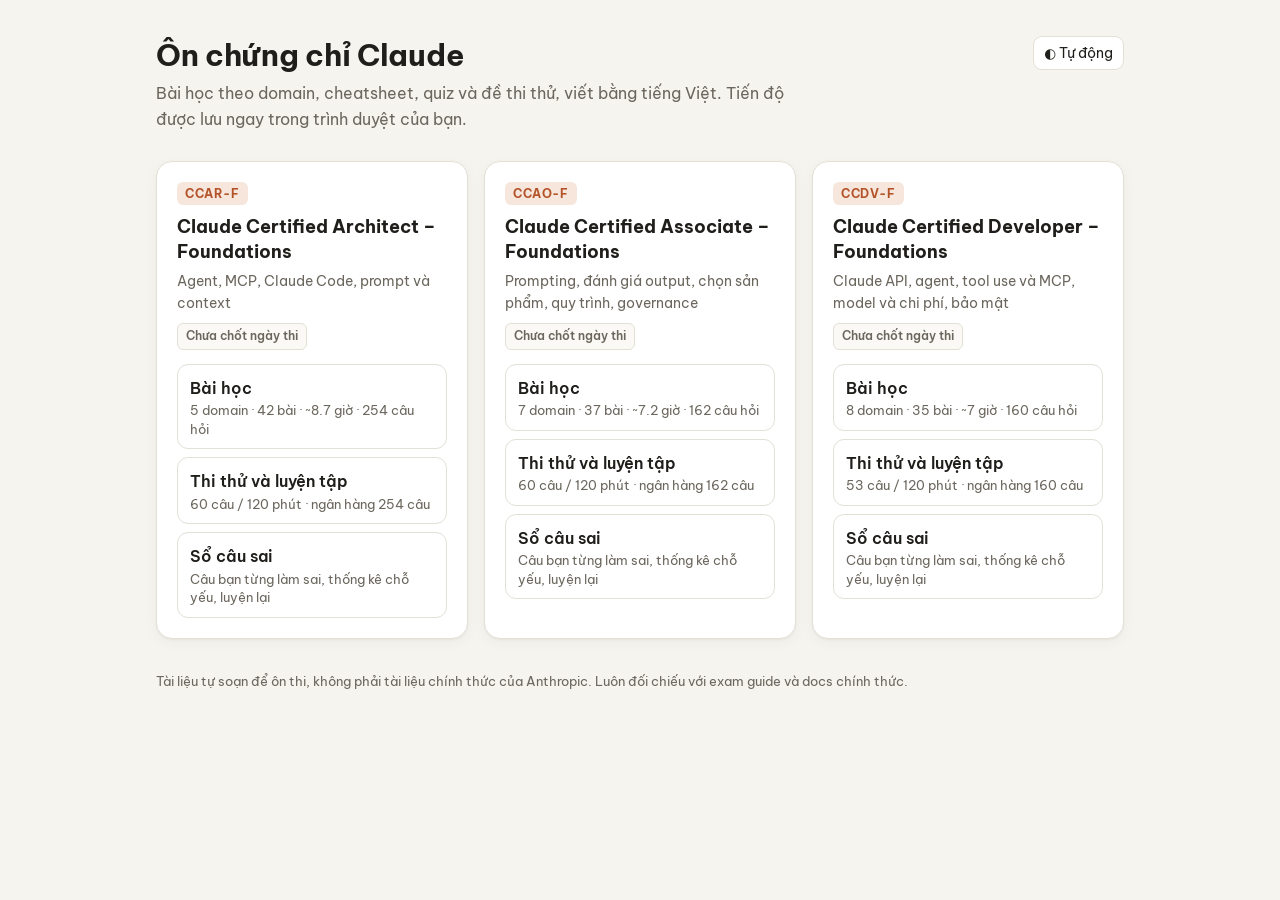
<file: index.html>
<!DOCTYPE html>
<html lang="vi">
<head>
<meta charset="utf-8">
<meta name="viewport" content="width=device-width, initial-scale=1">
<title>Ôn chứng chỉ Claude</title>
<meta name="description" content="Bài học, cheatsheet, quiz và đề thi thử cho các chứng chỉ Claude, viết bằng tiếng Việt.">
<link rel="preconnect" href="https://fonts.googleapis.com">
<link rel="preconnect" href="https://fonts.gstatic.com" crossorigin>
<link href="https://fonts.googleapis.com/css2?family=Be+Vietnam+Pro:wght@400;500;600;700&display=swap" rel="stylesheet">
<link rel="stylesheet" href="assets/site.css">
</head>
<body>
<div class="wrap">
  <header class="hero">
    <div style="display:flex;justify-content:space-between;gap:12px;align-items:flex-start">
      <h1>Ôn chứng chỉ Claude</h1>
      <button class="iconbtn" type="button" data-theme-toggle>◐ Tự động</button>
    </div>
    <p>Bài học theo domain, cheatsheet, quiz và đề thi thử, viết bằng tiếng Việt. Tiến độ được lưu ngay trong trình duyệt của bạn.</p>
  </header>

  <div class="grid">
    <section class="card" data-cert="ccar-f">
      <span class="chip">CCAR-F</span>
      <h2>Claude Certified Architect – Foundations</h2>
      <p class="meta">Agent, MCP, Claude Code, prompt và context</p>
      <span class="badge" data-deadline></span>
      <div class="cardprog" hidden><span data-text></span><div class="pbar"><i></i></div></div>
      <ul class="links">
        <li><a href="ccar-f/notes.html"><b>Bài học</b><small data-lessons>Bài theo domain, cheatsheet, quiz</small></a></li>
        <li><a href="ccar-f/exam.html"><b>Thi thử và luyện tập</b><small data-exam>Đề có hẹn giờ, luyện theo domain, luyện câu sai</small></a></li>
        <li><a href="ccar-f/wrong.html"><b>Sổ câu sai</b><small>Câu bạn từng làm sai, thống kê chỗ yếu, luyện lại</small></a></li>
        <li data-local hidden><a href="ccar-f/certsafari.html"><b>Sổ ôn certsafari</b><small>Bộ đề team đã mua, phân tích từng câu · chỉ có trên máy này</small></a></li>
      </ul>
    </section>

    <section class="card" data-cert="ccao-f">
      <span class="chip">CCAO-F</span>
      <h2>Claude Certified Associate – Foundations</h2>
      <p class="meta">Prompting, đánh giá output, chọn sản phẩm, quy trình, governance</p>
      <span class="badge" data-deadline></span>
      <div class="cardprog" hidden><span data-text></span><div class="pbar"><i></i></div></div>
      <ul class="links">
        <li><a href="ccao-f/notes.html"><b>Bài học</b><small data-lessons>Bài theo domain, cheatsheet, quiz</small></a></li>
        <li><a href="ccao-f/exam.html"><b>Thi thử và luyện tập</b><small data-exam>Đề có hẹn giờ, luyện theo domain, luyện câu sai</small></a></li>
        <li><a href="ccao-f/wrong.html"><b>Sổ câu sai</b><small>Câu bạn từng làm sai, thống kê chỗ yếu, luyện lại</small></a></li>
      </ul>
    </section>

    <section class="card" data-cert="ccdv-f">
      <span class="chip">CCDV-F</span>
      <h2>Claude Certified Developer – Foundations</h2>
      <p class="meta">Claude API, agent, tool use và MCP, model và chi phí, bảo mật</p>
      <span class="badge" data-deadline></span>
      <div class="cardprog" hidden><span data-text></span><div class="pbar"><i></i></div></div>
      <ul class="links">
        <li><a href="ccdv-f/notes.html"><b>Bài học</b><small data-lessons>Bài theo domain, cheatsheet, quiz</small></a></li>
        <li><a href="ccdv-f/exam.html"><b>Thi thử và luyện tập</b><small data-exam>Đề có hẹn giờ, luyện theo domain, luyện câu sai</small></a></li>
        <li><a href="ccdv-f/wrong.html"><b>Sổ câu sai</b><small>Câu bạn từng làm sai, thống kê chỗ yếu, luyện lại</small></a></li>
      </ul>
    </section>
  </div>

  <footer>Tài liệu tự soạn để ôn thi, không phải tài liệu chính thức của Anthropic. Luôn đối chiếu với exam guide và docs chính thức.</footer>
</div>

<script src="assets/common.js"></script>
<script>
  // Exam dates: "YYYY-MM-DD", or null when not booked yet.
  var EXAM_DATES = { "ccar-f": null, "ccao-f": null, "ccdv-f": null };
  var CERTS = {};
</script>
<script src="ccar-f/data.js"></script>
<script>CERTS["ccar-f"] = window.CERT_DATA; window.CERT_DATA = null;</script>
<script src="ccao-f/data.js"></script>
<script>CERTS["ccao-f"] = window.CERT_DATA; window.CERT_DATA = null;</script>
<script src="ccdv-f/data.js"></script>
<script>CERTS["ccdv-f"] = window.CERT_DATA; window.CERT_DATA = null;</script>
<script>
(function () {
  // the purchased certsafari notebook is local-only: show its link only when the site is opened from disk
  if (location.protocol === "file:") document.querySelectorAll("[data-local]").forEach(function (n) { n.hidden = false; });
  document.querySelectorAll(".card[data-cert]").forEach(function (card) {
    var key = card.dataset.cert, D = CERTS[key];

    var badge = card.querySelector("[data-deadline]");
    // exam date: the one set in the notes page study plan wins over EXAM_DATES
    var planned = D ? (CCN.store.get(D.storageKey + "-plan", {}) || {}).exam : null;
    var date = planned || EXAM_DATES[key];
    if (date) {
      var p = date.split("-");
      var days = Math.ceil((new Date(+p[0], +p[1] - 1, +p[2]) - new Date().setHours(0, 0, 0, 0)) / 864e5);
      badge.className = "badge warn";
      badge.textContent = "Ngày thi: " + p[2] + "/" + p[1] + "/" + p[0] + (days >= 0 ? " · còn " + days + " ngày" : "");
    } else {
      badge.className = "badge mute";
      badge.textContent = "Chưa chốt ngày thi";
    }

    if (!D) return;
    var total = 0, q = 0, mins = 0;
    D.domains.forEach(function (d) {
      total += d.lessons.length; q += d.quiz.length + (d.bank ? d.bank.length : 0);
      d.lessons.forEach(function (l) { mins += l.minutes || 0; });
    });
    var guideLessons = D.guide && D.guide.lessons ? D.guide.lessons : [];
    total += guideLessons.length;
    guideLessons.forEach(function (l) { mins += l.minutes || 0; });
    card.querySelector("[data-lessons]").textContent =
      D.domains.length + " domain · " + total + " bài · ~" + Math.round(mins / 6) / 10 + " giờ · " + q + " câu hỏi";
    card.querySelector("[data-exam]").textContent =
      D.exam.questions + " câu / " + D.exam.minutes + " phút · ngân hàng " + q + " câu";

    var done = CCN.store.get(D.storageKey, {}) || {};
    var n = 0;
    D.domains.forEach(function (d) { d.lessons.forEach(function (l) { if (done[l.id]) n++; }); });
    guideLessons.forEach(function (l) { if (done[l.id]) n++; });
    var wrongN = CCN.notebook(D).activeCount();
    var hist = CCN.store.get(D.storageKey + "-exam-history", []) || [];
    var best = hist.reduce(function (m, h) { return Math.max(m, Math.round(h.right / h.n * 100)); }, -1);
    if (n || best >= 0 || wrongN) {
      var cp = card.querySelector(".cardprog");
      cp.hidden = false;
      cp.querySelector("[data-text]").textContent = "Đã học " + n + "/" + total + " bài" + (best >= 0 ? " · thi thử cao nhất " + best + "%" : "") + (wrongN ? " · " + wrongN + " câu trong Sổ câu sai" : "");
      cp.querySelector("i").style.width = (n / total * 100) + "%";
    }
  });
})();
</script>
</body>
</html>
</file>
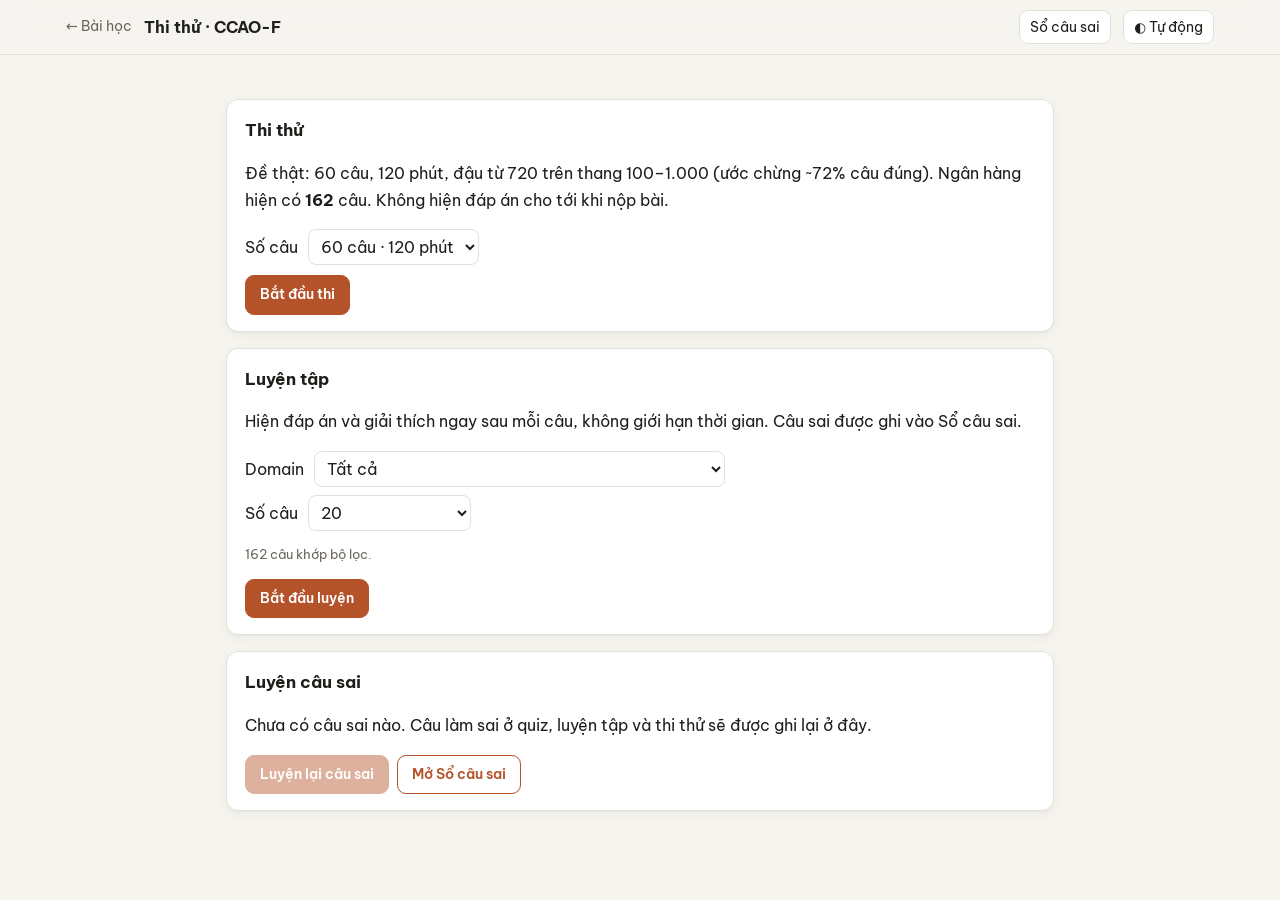
<file: ccao-f/exam.html>
<!DOCTYPE html>
<html lang="vi">
<head>
<meta charset="utf-8">
<meta name="viewport" content="width=device-width, initial-scale=1">
<title>Thi thử CCAO-F</title>
<link rel="preconnect" href="https://fonts.googleapis.com">
<link rel="preconnect" href="https://fonts.gstatic.com" crossorigin>
<link href="https://fonts.googleapis.com/css2?family=Be+Vietnam+Pro:wght@400;500;600;700&display=swap" rel="stylesheet">
<link rel="stylesheet" href="../assets/site.css">
</head>
<body>
<header class="topbar"><div class="in">
  <a class="home" href="notes.html">← Bài học</a>
  <span class="t" id="bar-title">Thi thử CCAO-F</span>
  <span class="timer" id="timer" hidden></span>
  <a class="iconbtn nb" href="wrong.html" style="text-decoration:none;color:inherit">Sổ câu sai</a>
  <button class="iconbtn" type="button" data-theme-toggle>◐ Tự động</button>
</div></header>
<main class="exam" id="exam"></main>
<script src="../assets/common.js"></script>
<script src="data.js"></script>
<script src="../assets/exam.js"></script>
</body>
</html>
</file>
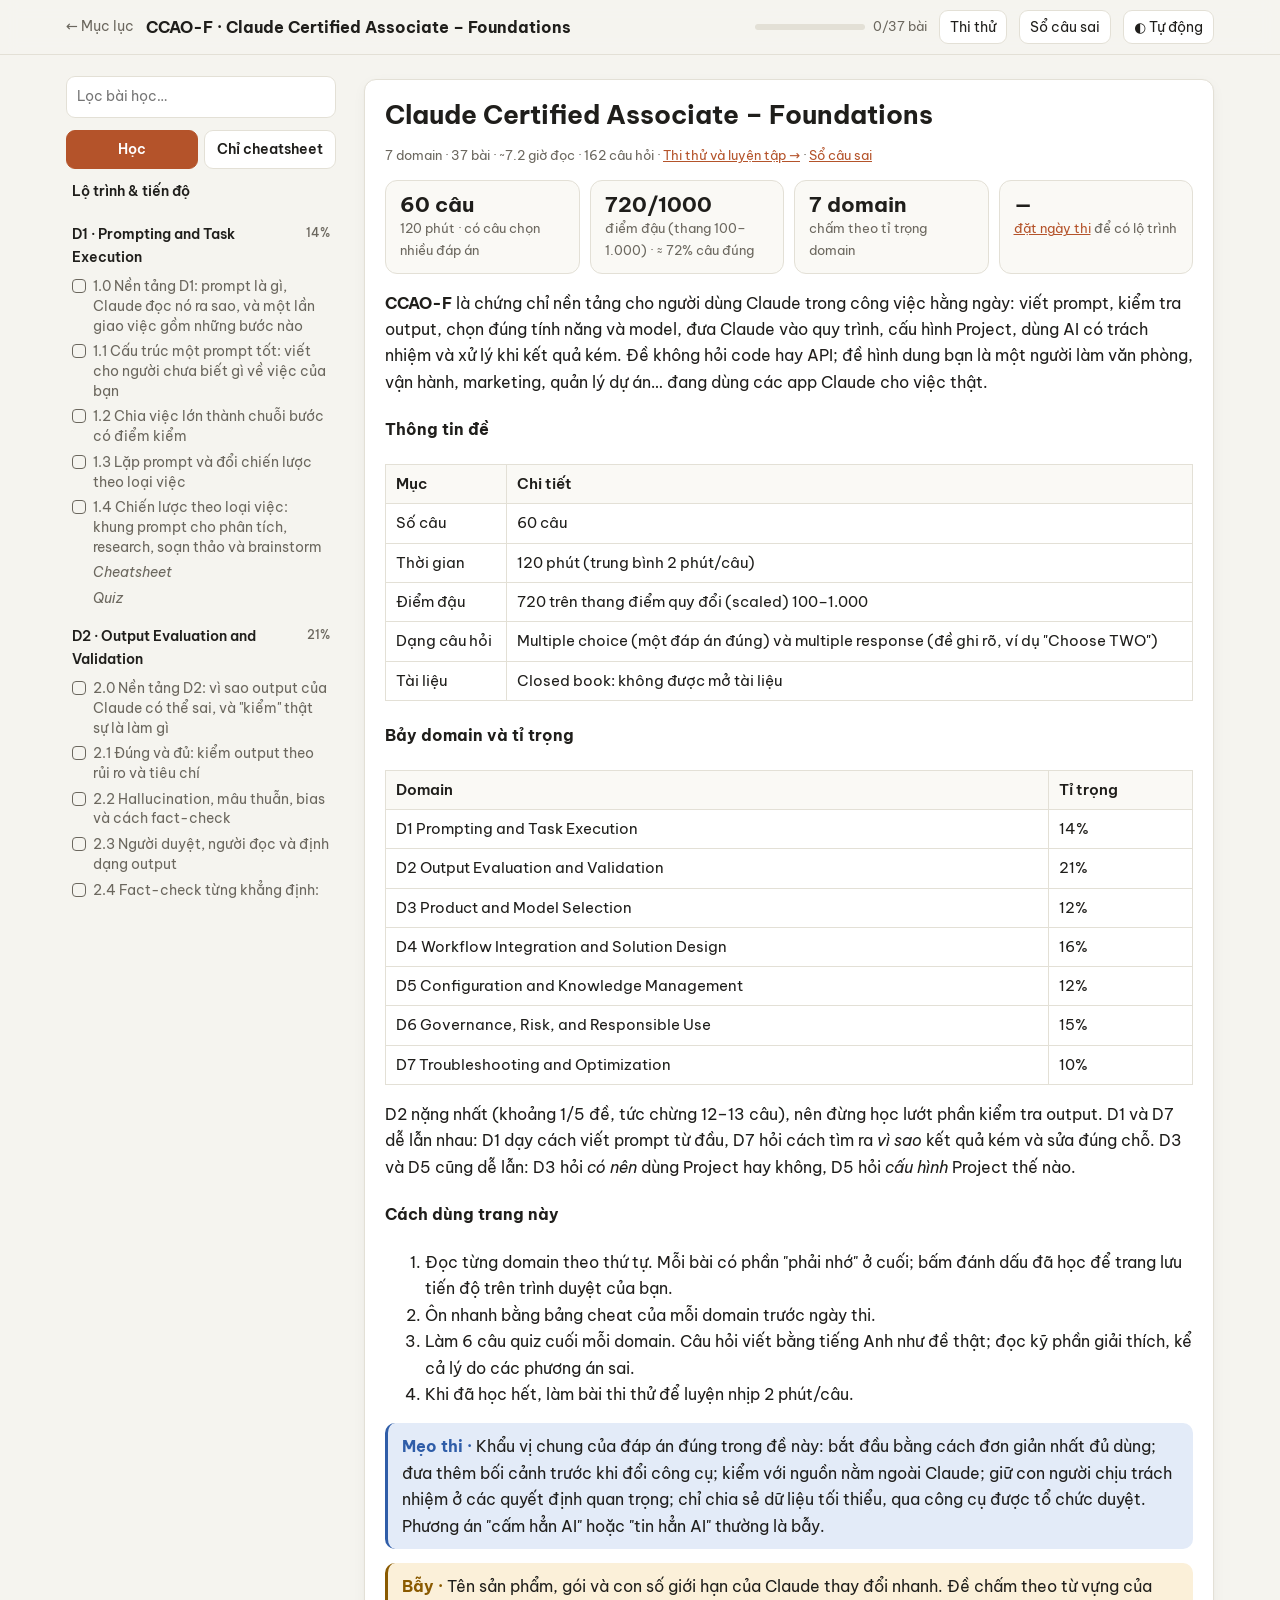
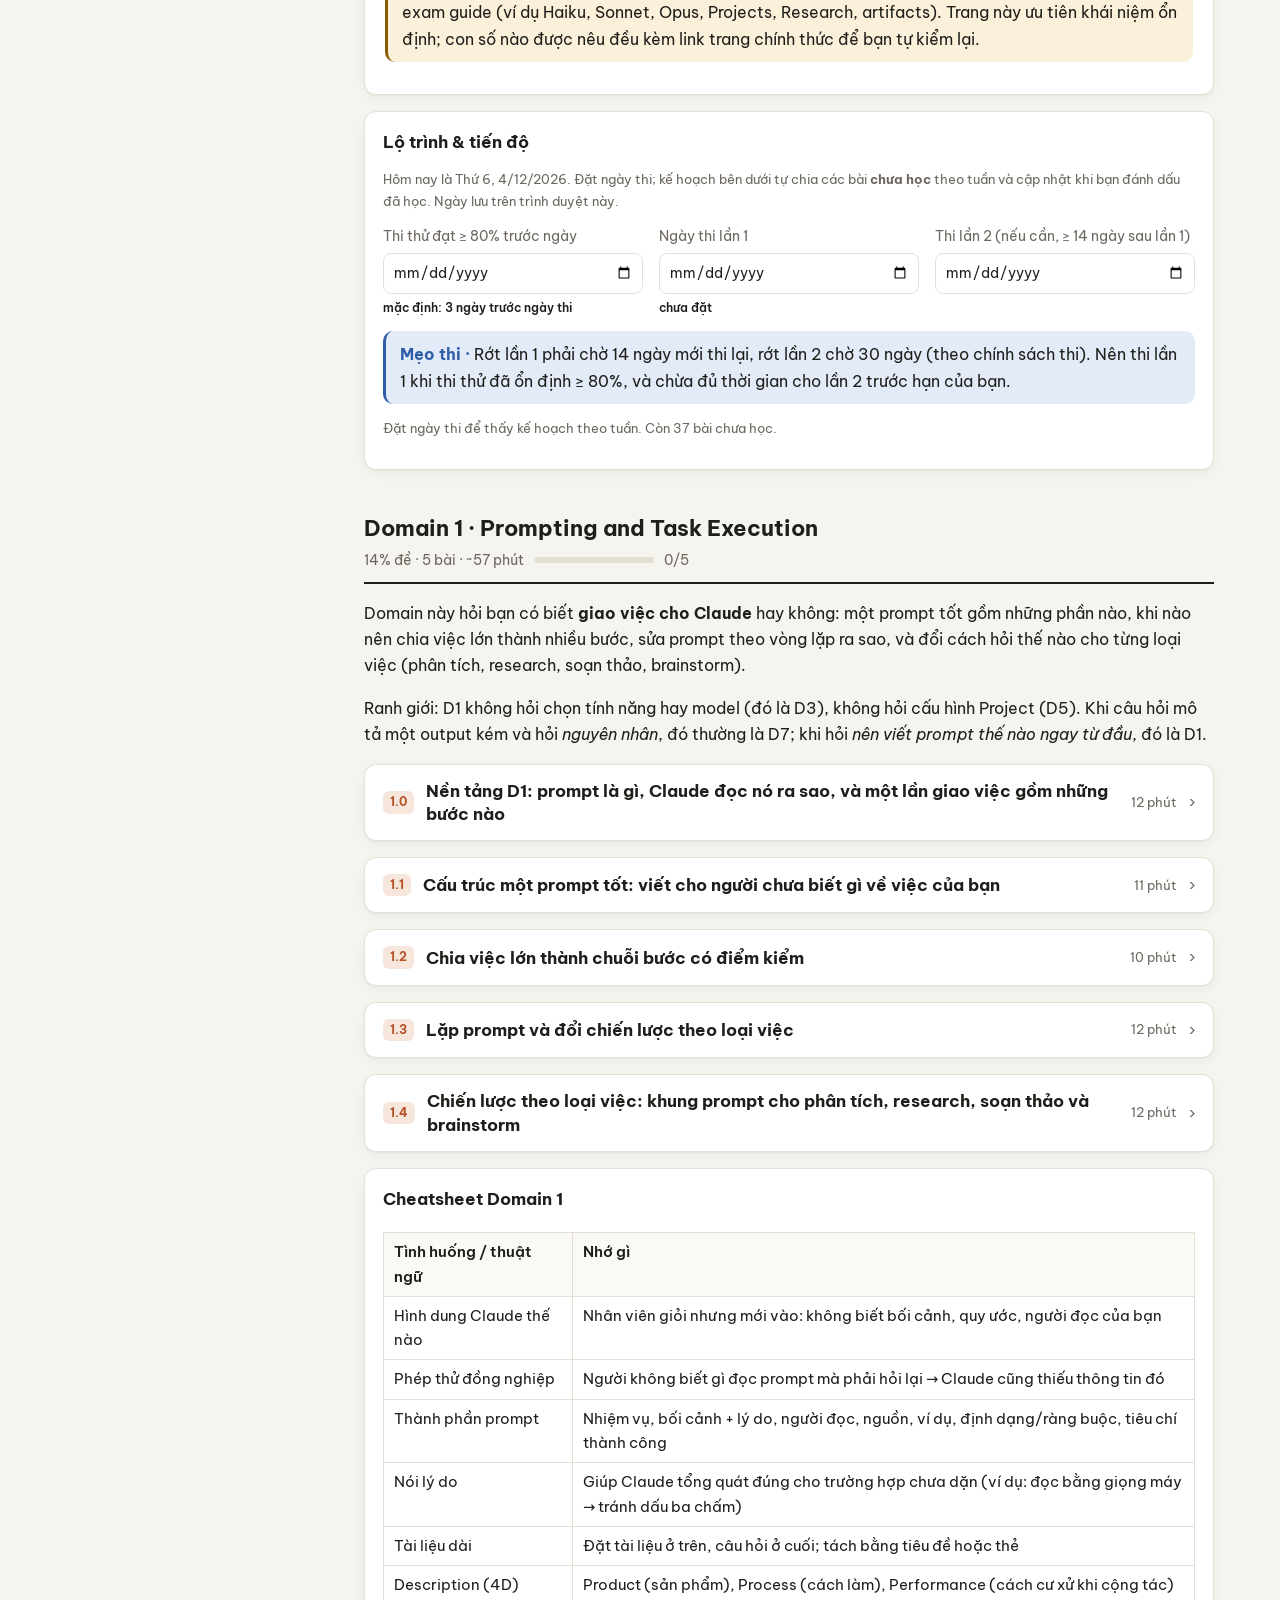
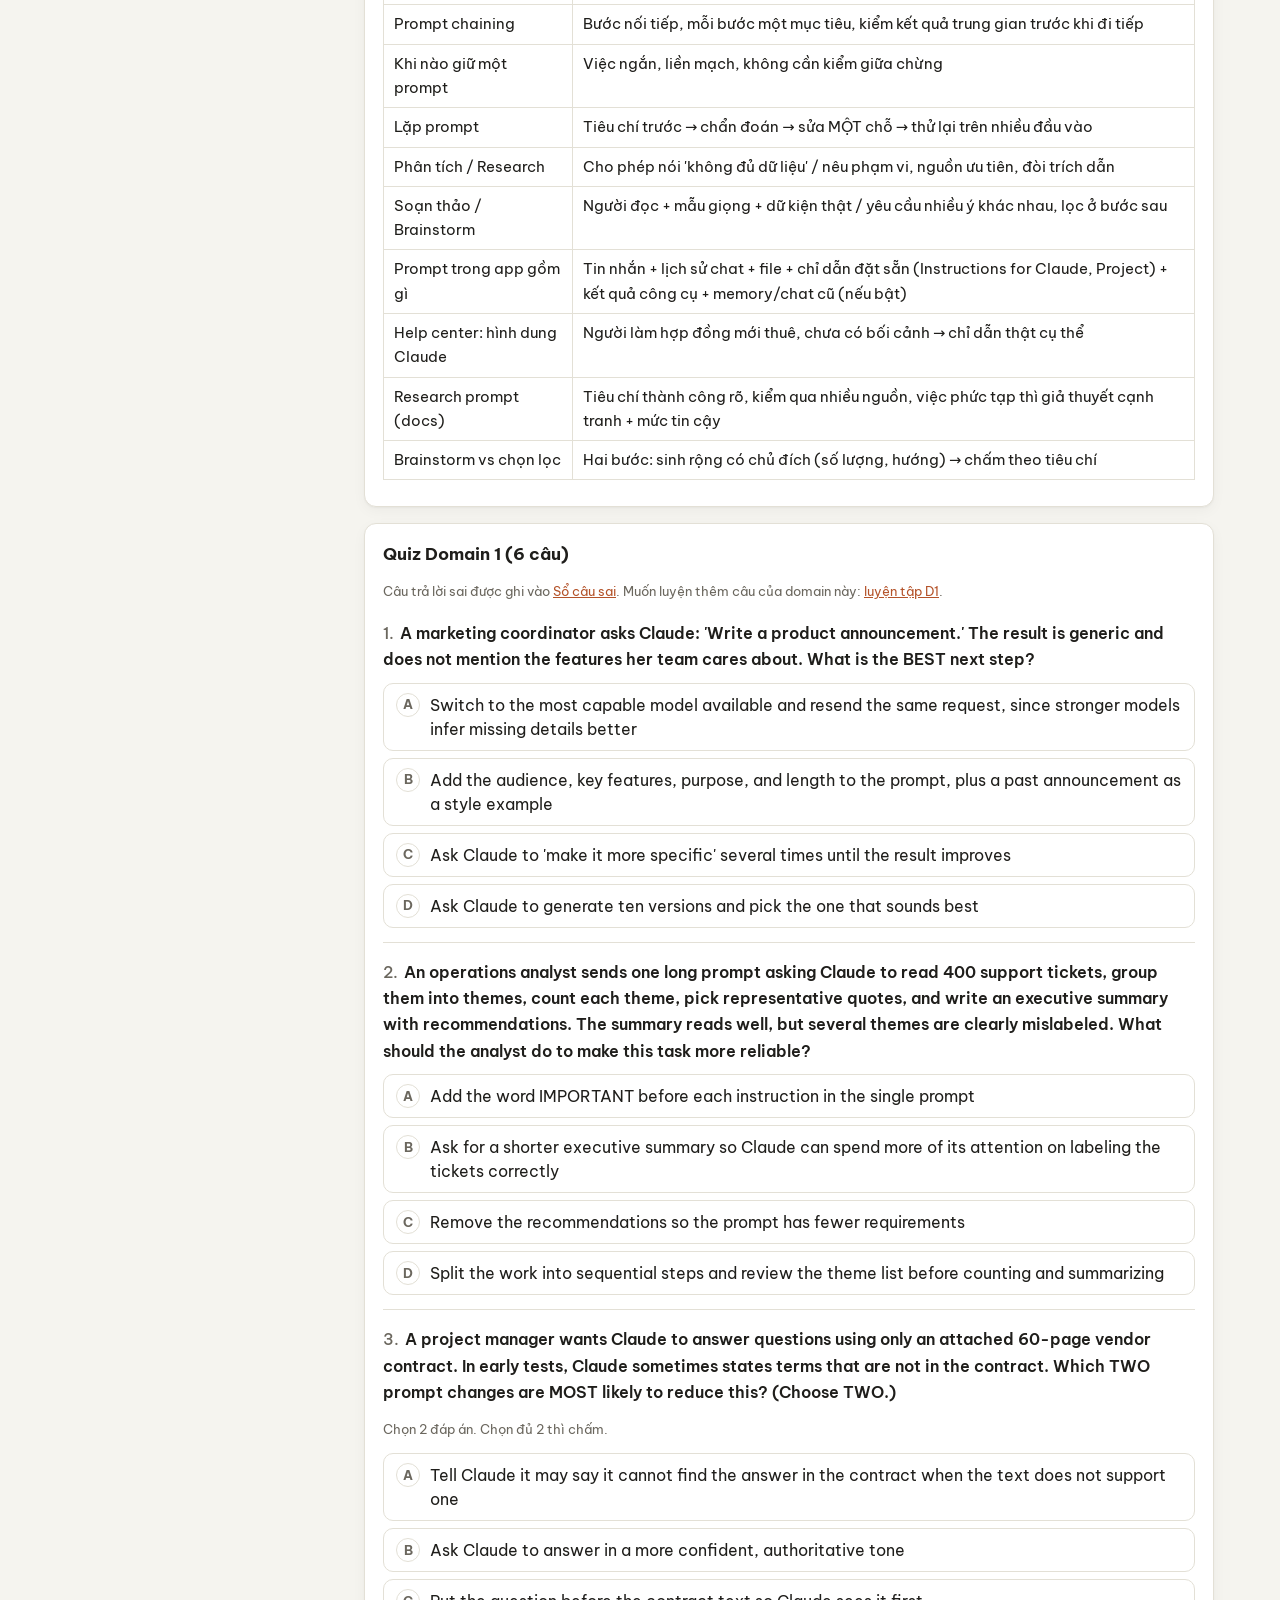
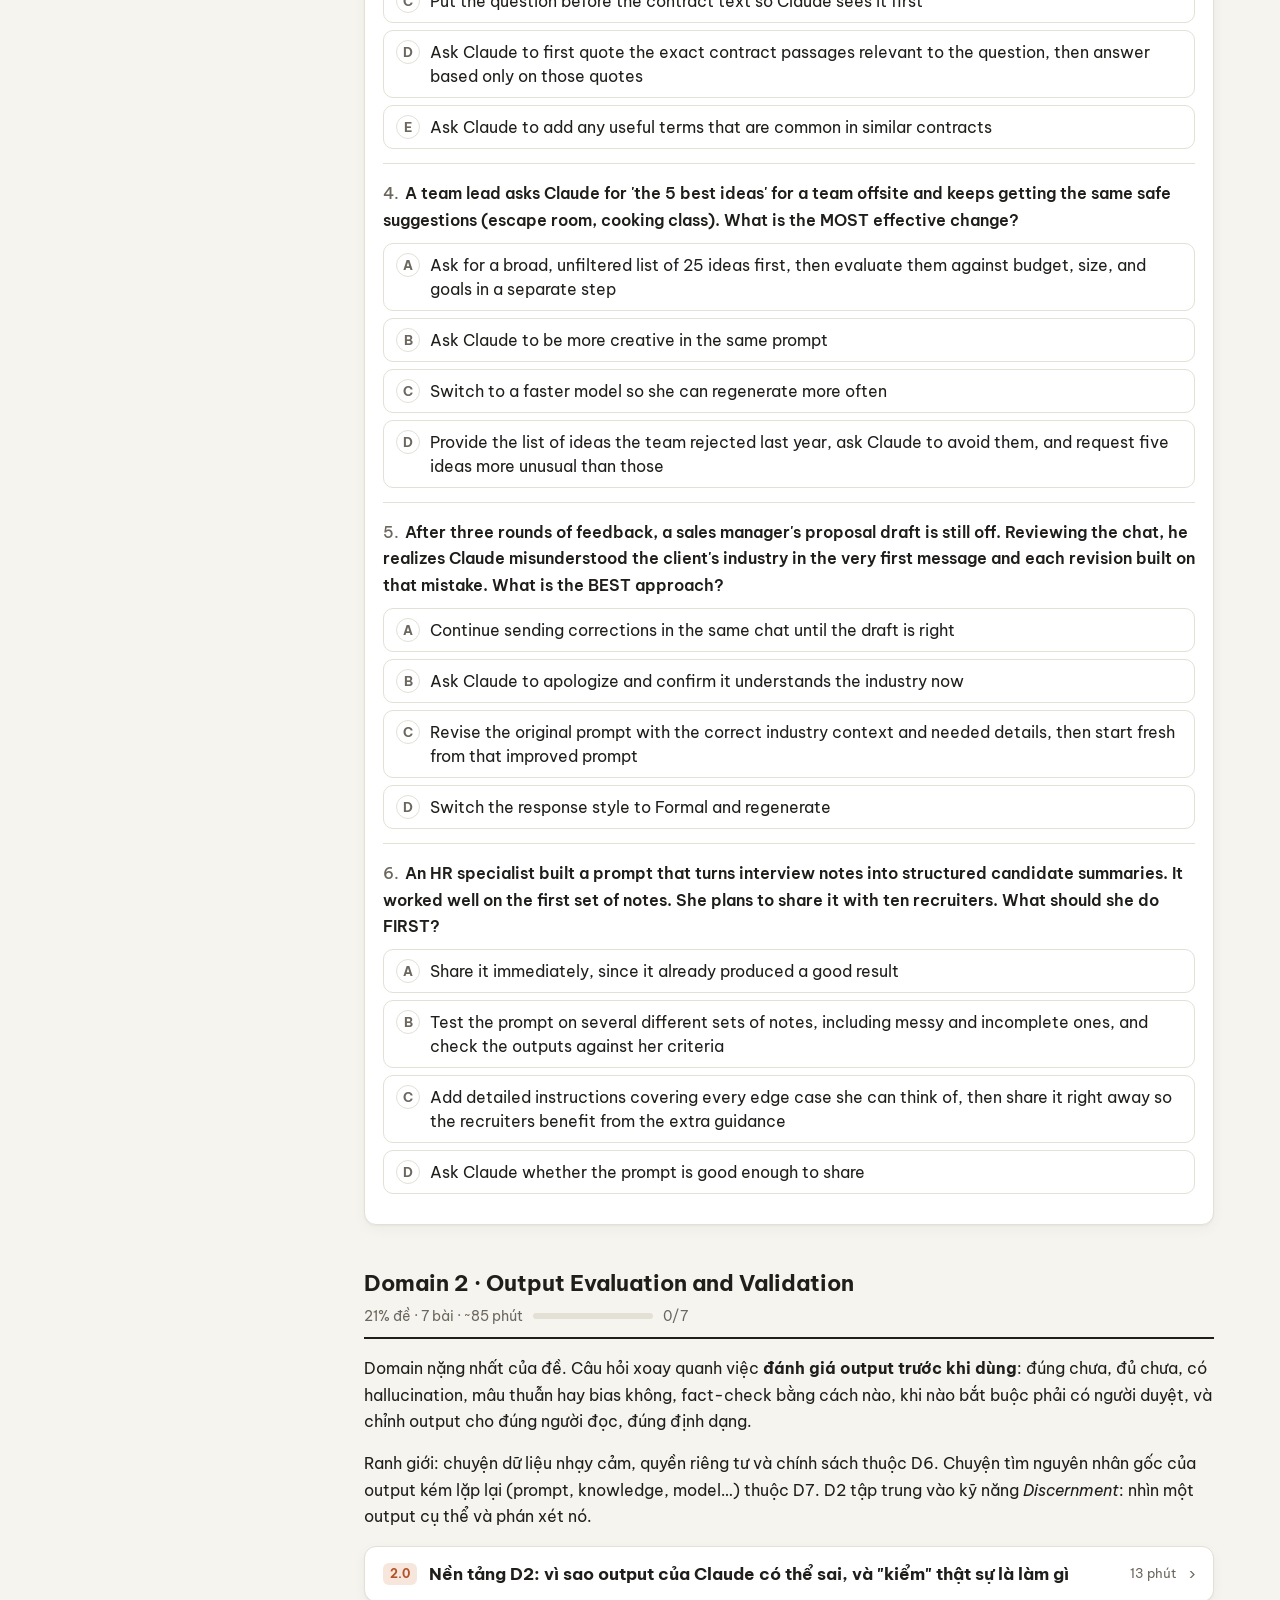
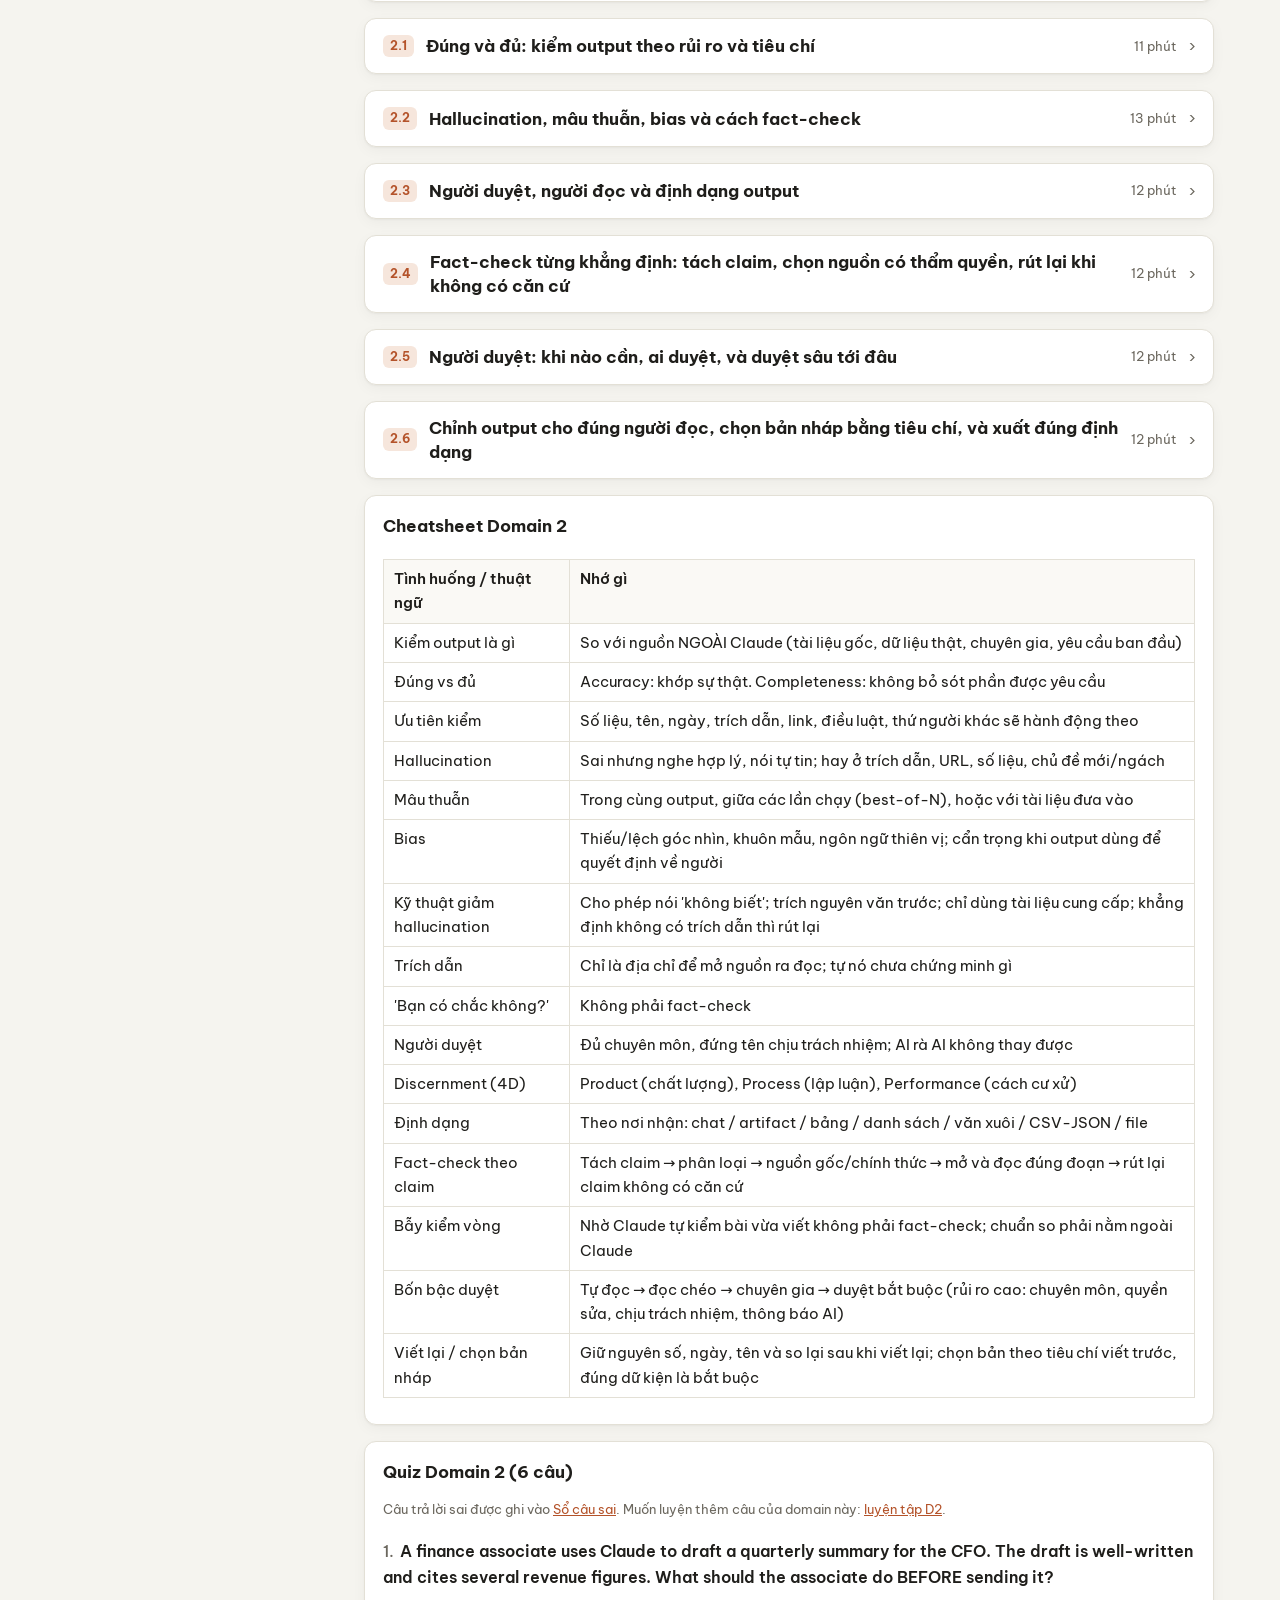
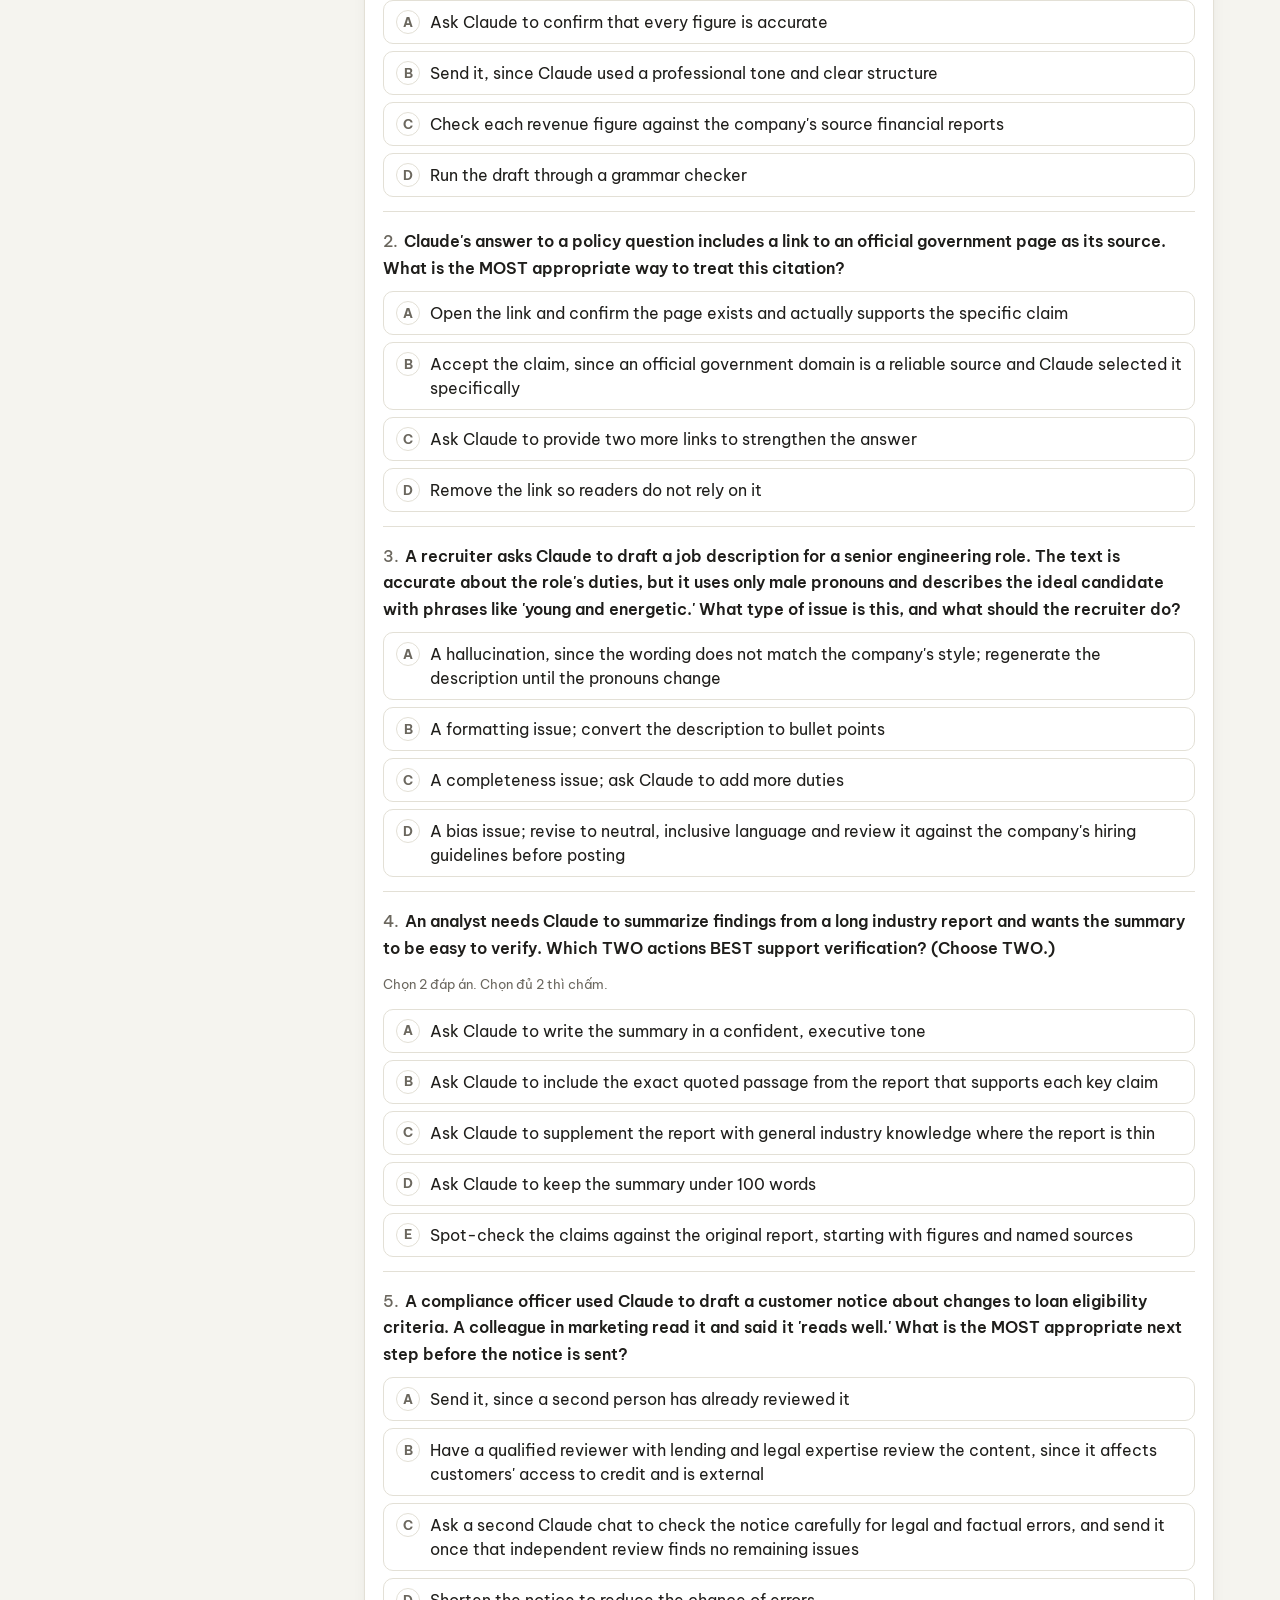
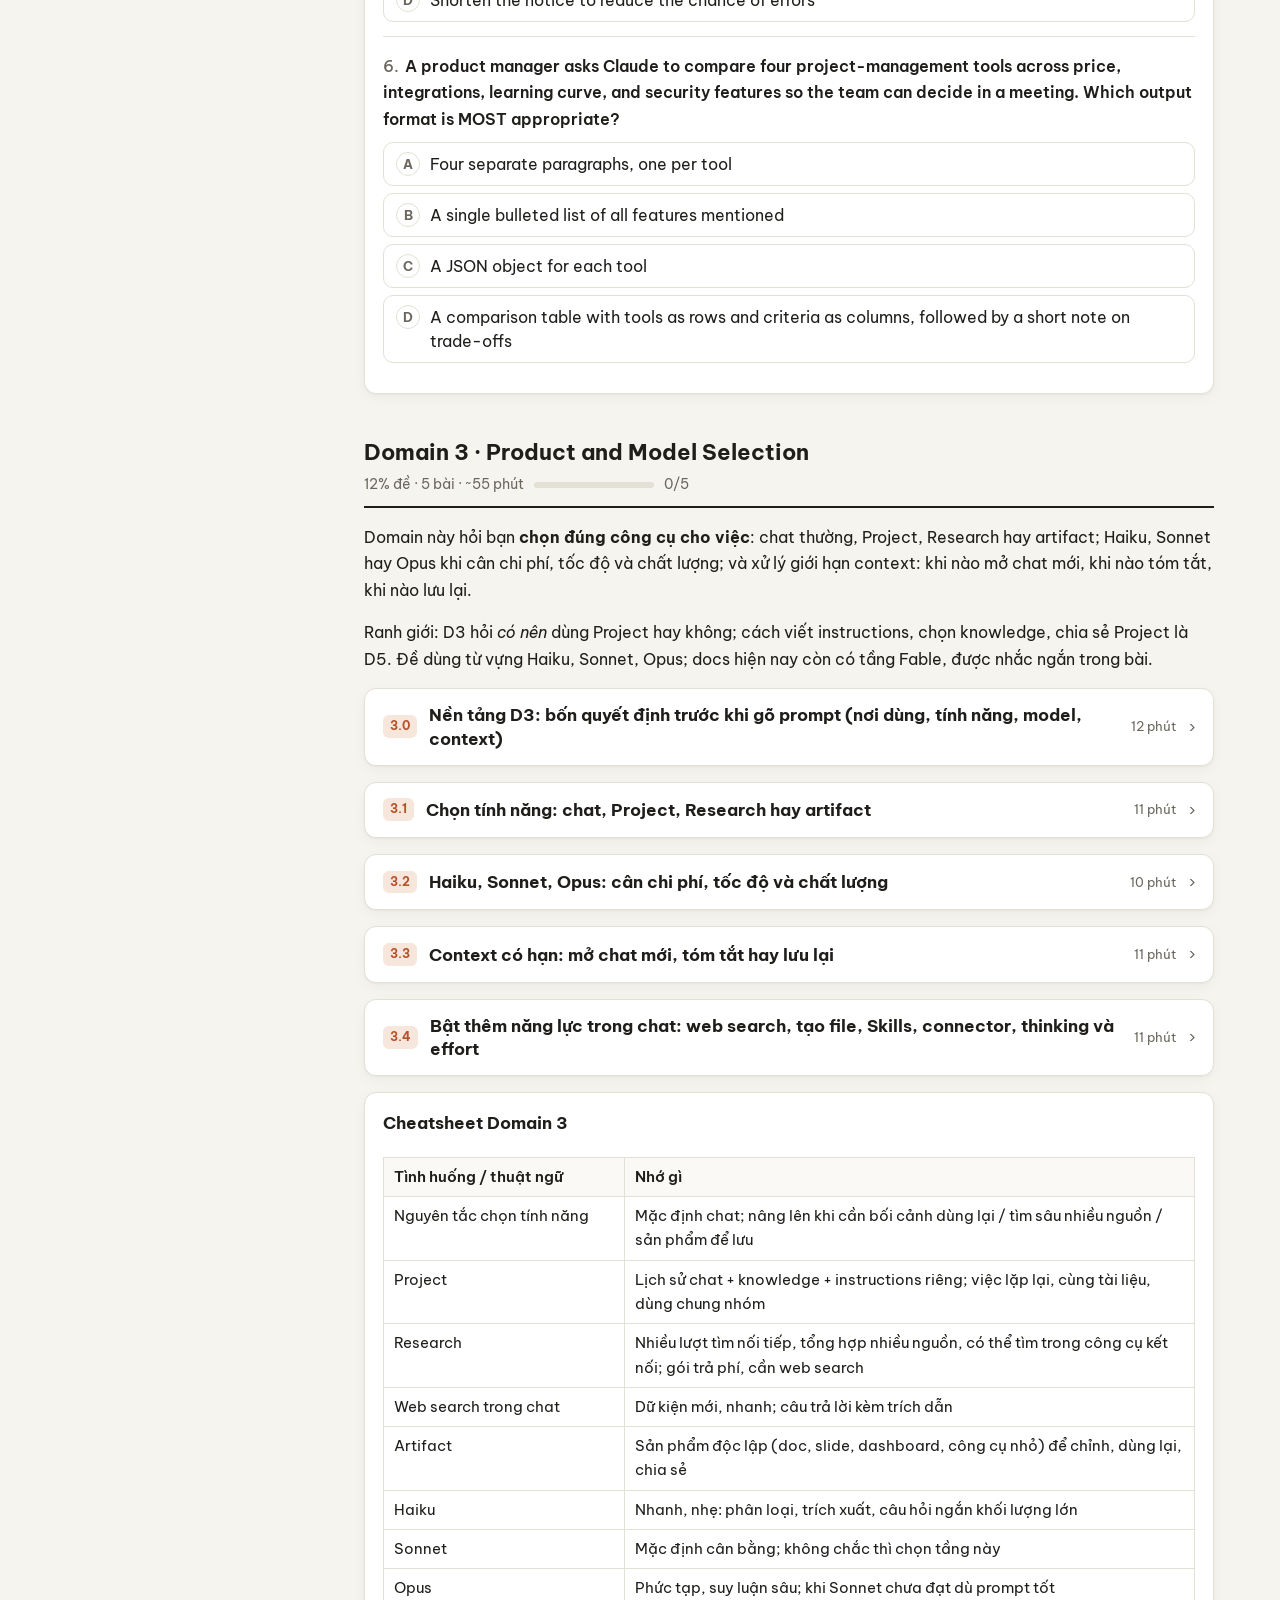
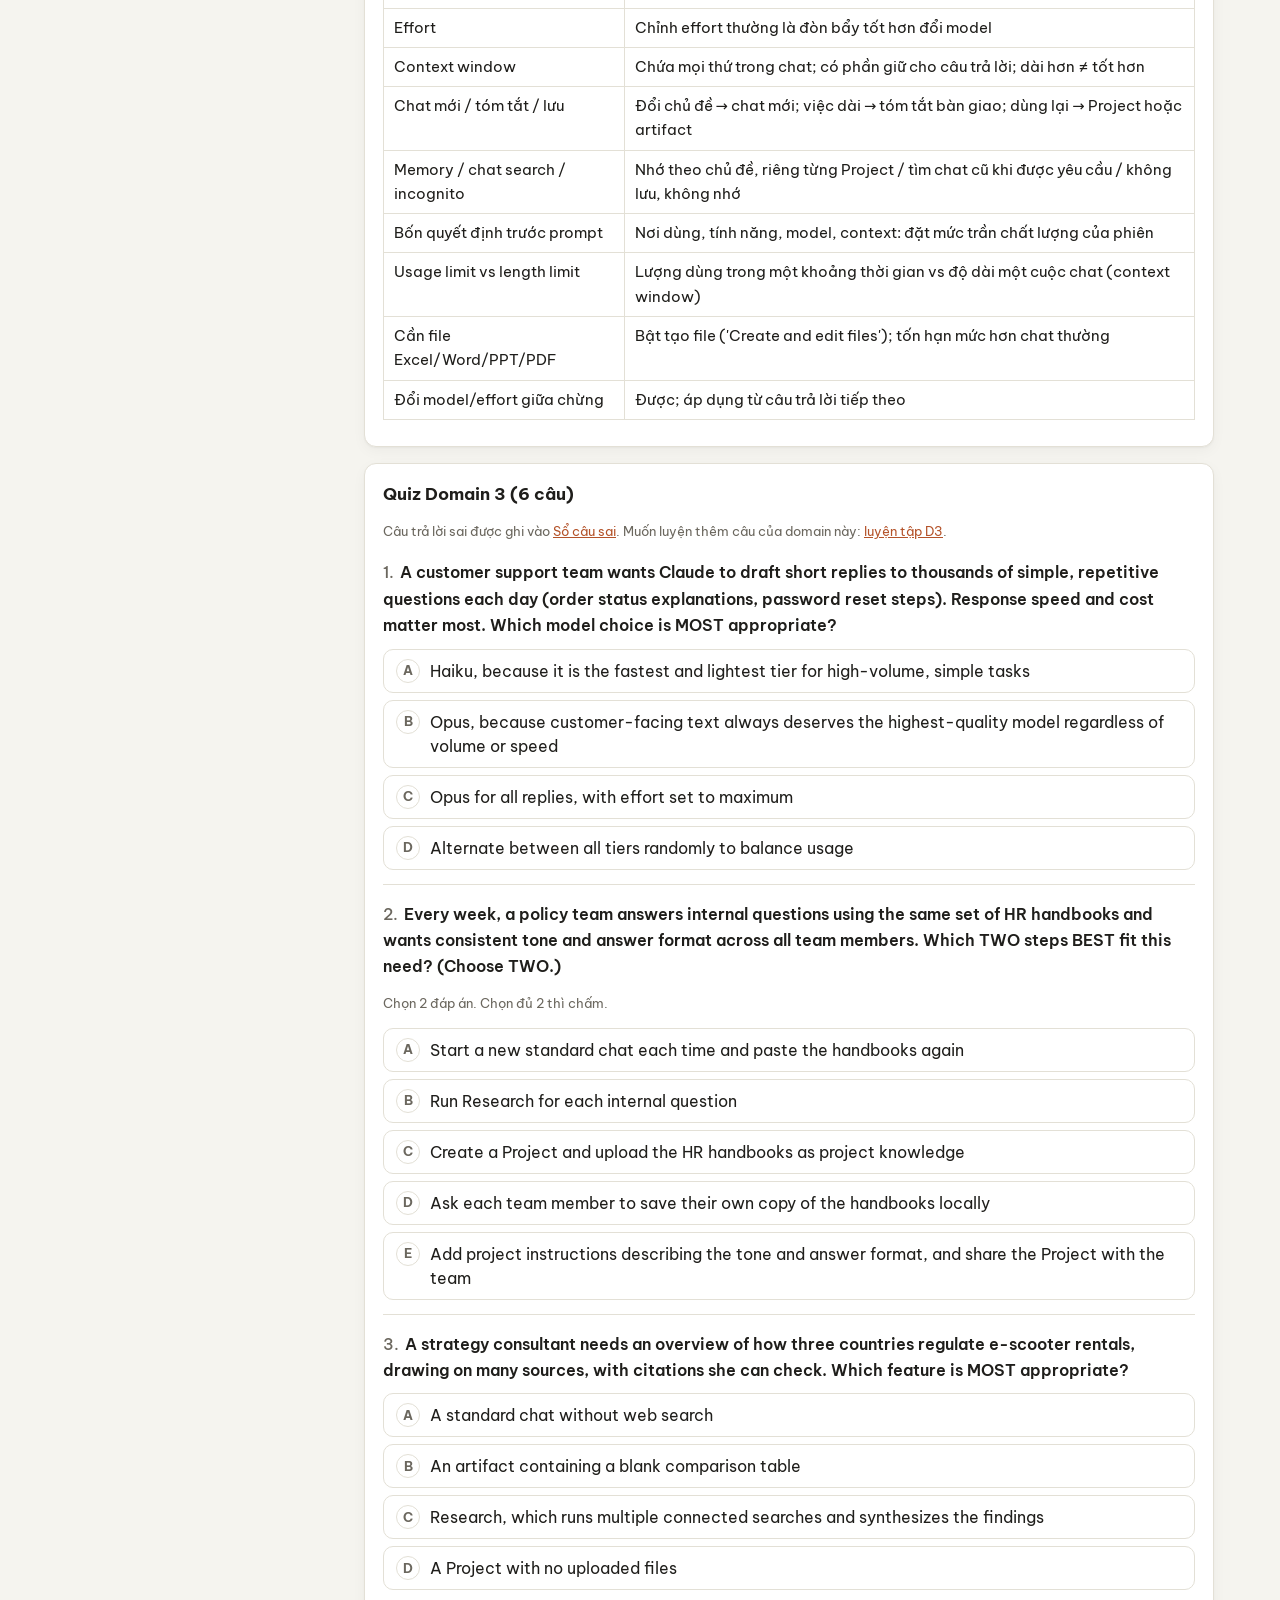
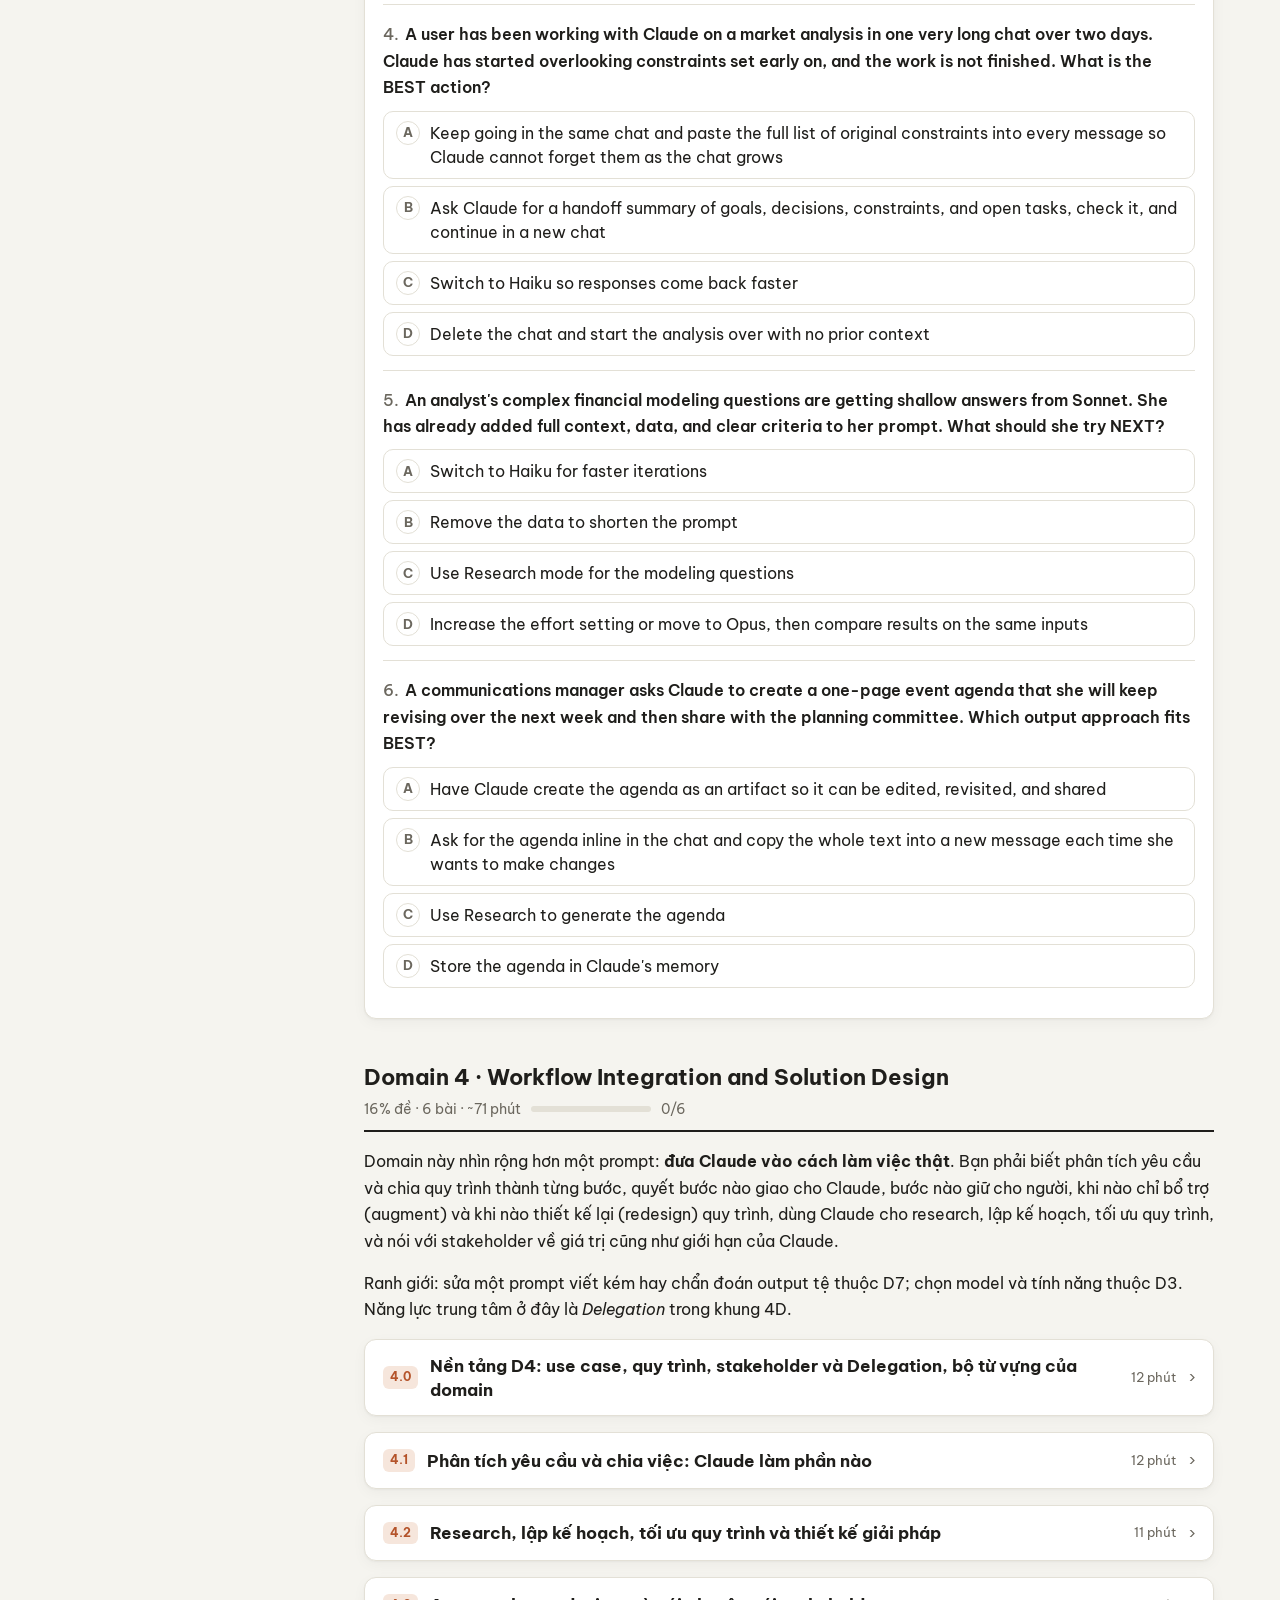
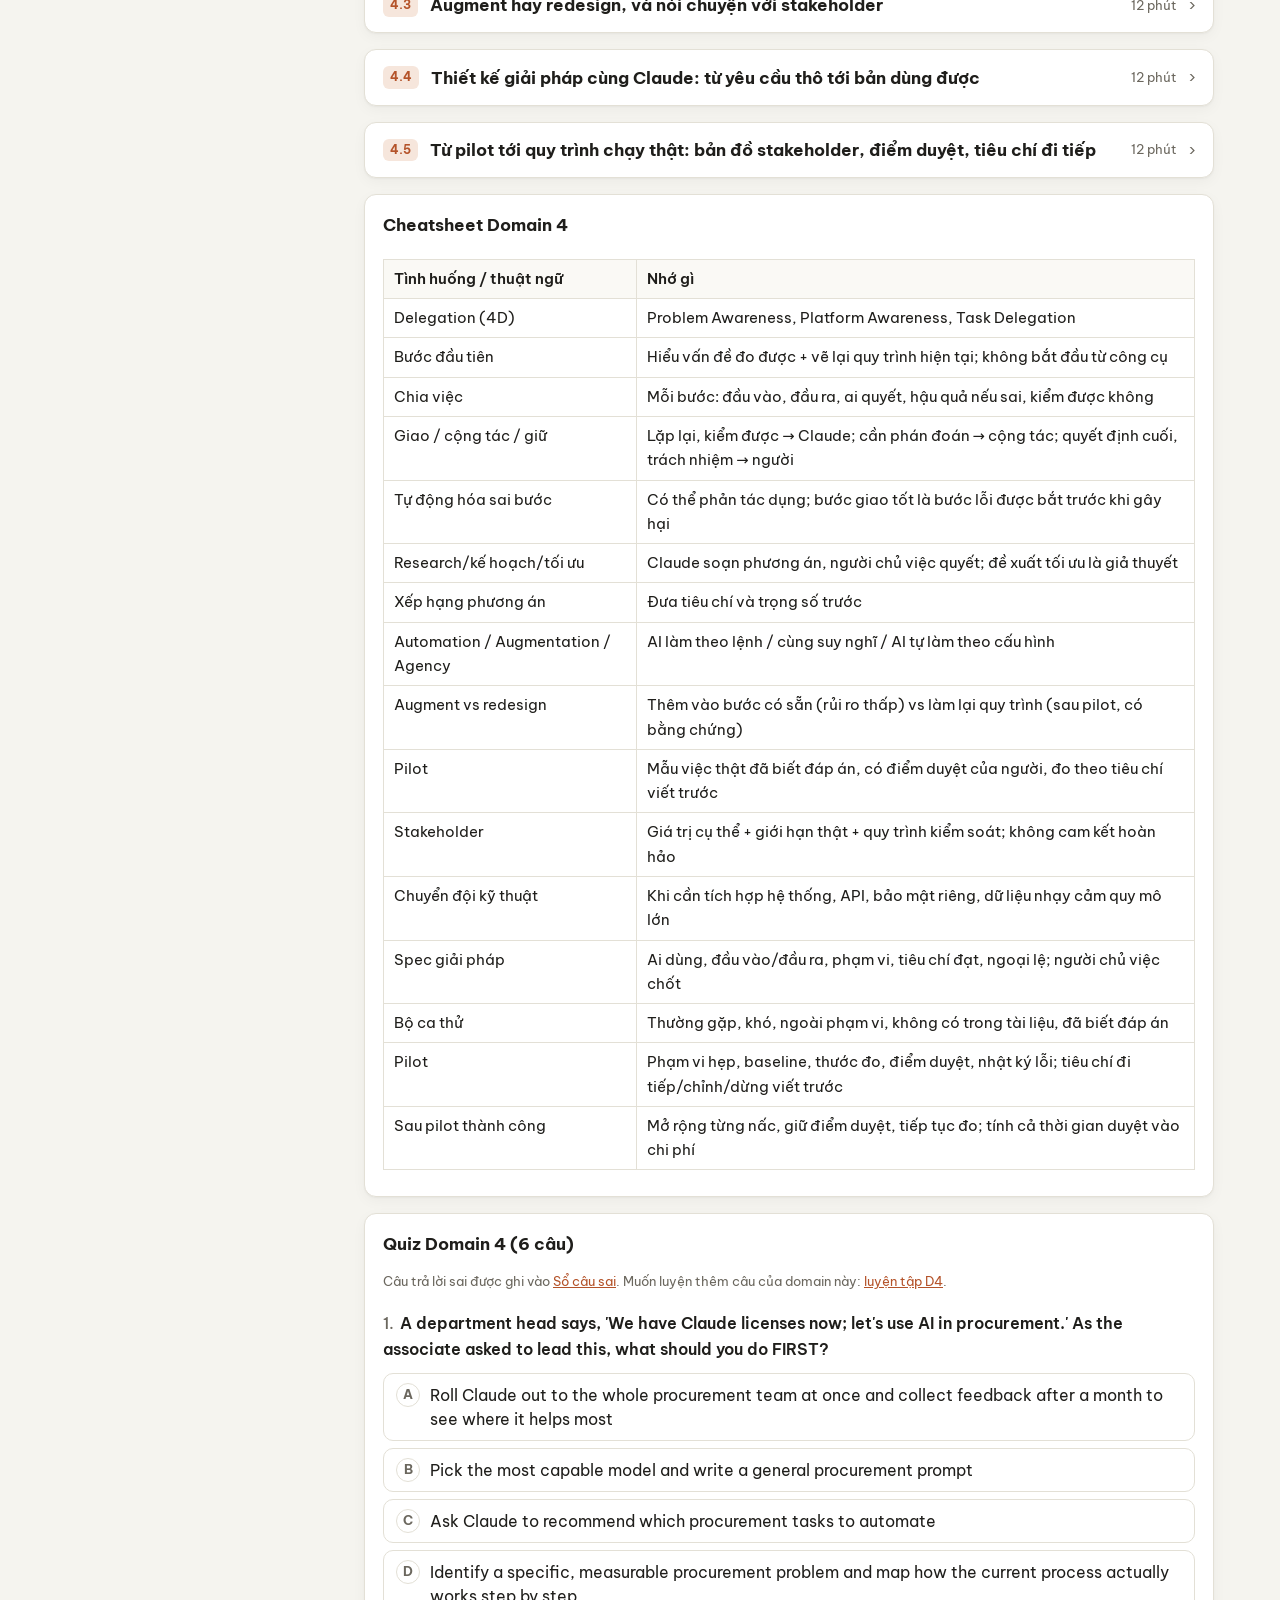
<file: ccao-f/notes.html>
<!DOCTYPE html>
<html lang="vi">
<head>
<meta charset="utf-8">
<meta name="viewport" content="width=device-width, initial-scale=1">
<title>Ôn thi CCAO-F</title>
<link rel="preconnect" href="https://fonts.googleapis.com">
<link rel="preconnect" href="https://fonts.gstatic.com" crossorigin>
<link href="https://fonts.googleapis.com/css2?family=Be+Vietnam+Pro:wght@400;500;600;700&display=swap" rel="stylesheet">
<link rel="stylesheet" href="../assets/site.css">
</head>
<body>
<header class="topbar"><div class="in">
  <button class="iconbtn sidetoggle" id="sidetoggle" type="button" aria-label="Mục lục">☰</button>
  <a class="home" href="../">← Mục lục</a>
  <span class="t" id="bar-title">CCAO-F</span>
  <span class="prog"><span class="pbar"><i id="bar-prog"></i></span><span id="bar-count"></span></span>
  <a class="iconbtn" href="exam.html" style="text-decoration:none;color:inherit">Thi thử</a>
  <a class="iconbtn nb" href="wrong.html" style="text-decoration:none;color:inherit">Sổ câu sai</a>
  <button class="iconbtn" type="button" data-theme-toggle>◐ Tự động</button>
</div></header>
<div class="layout">
  <nav class="side" id="side" aria-label="Mục lục bài học">
    <input id="filter" type="search" placeholder="Lọc bài học…" aria-label="Lọc bài học">
    <ul class="toc" id="toc"></ul>
  </nav>
  <main class="main" id="content"></main>
</div>
<script src="../assets/common.js"></script>
<script src="data.js"></script>
<script src="../assets/notes.js"></script>
</body>
</html>
</file>
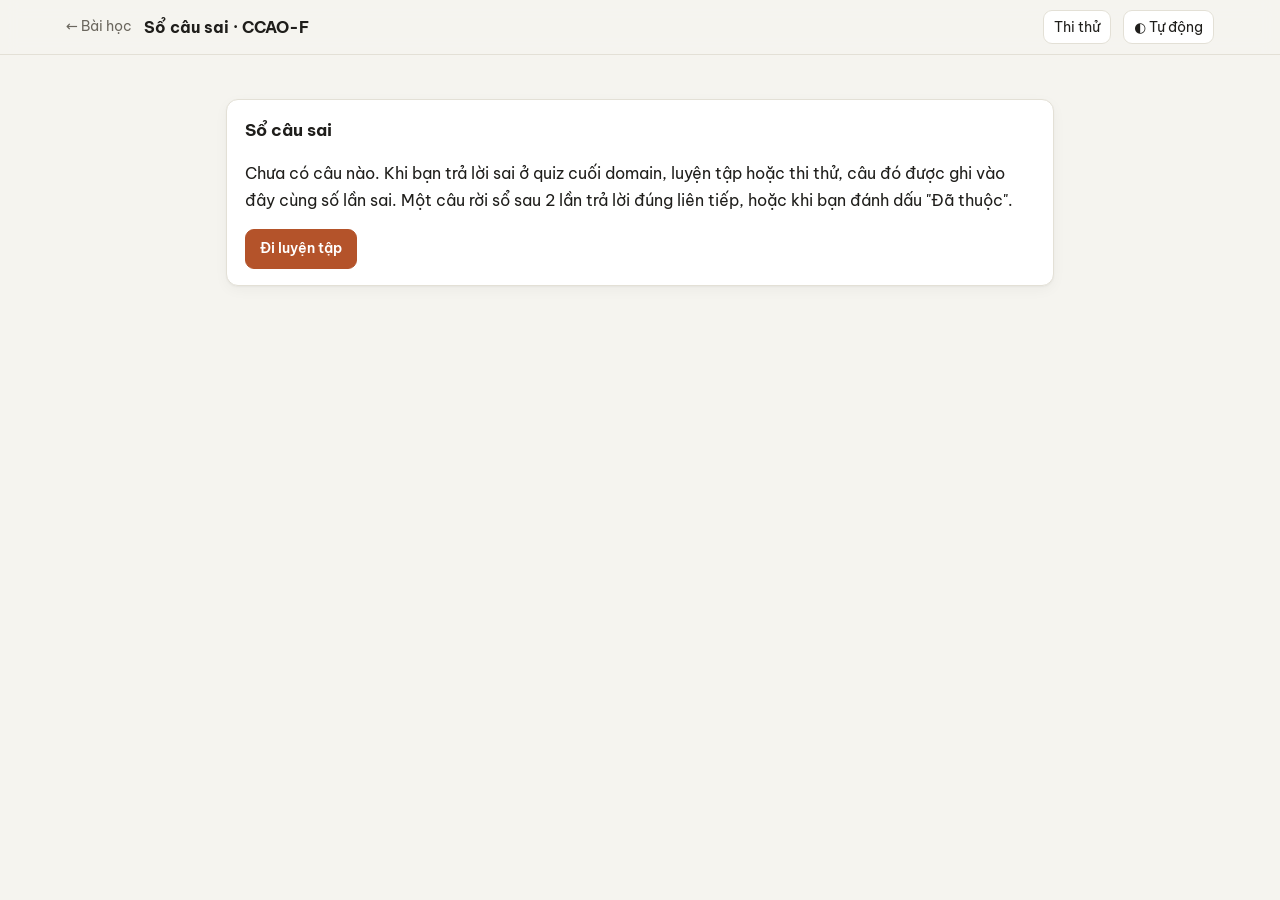
<file: ccao-f/wrong.html>
<!DOCTYPE html>
<html lang="vi">
<head>
<meta charset="utf-8">
<meta name="viewport" content="width=device-width, initial-scale=1">
<title>Sổ câu sai CCAO-F</title>
<link rel="preconnect" href="https://fonts.googleapis.com">
<link rel="preconnect" href="https://fonts.gstatic.com" crossorigin>
<link href="https://fonts.googleapis.com/css2?family=Be+Vietnam+Pro:wght@400;500;600;700&display=swap" rel="stylesheet">
<link rel="stylesheet" href="../assets/site.css">
</head>
<body>
<header class="topbar"><div class="in">
  <a class="home" href="notes.html">← Bài học</a>
  <span class="t" id="bar-title">Sổ câu sai CCAO-F</span>
  <a class="iconbtn" href="exam.html" style="text-decoration:none;color:inherit">Thi thử</a>
  <button class="iconbtn" type="button" data-theme-toggle>◐ Tự động</button>
</div></header>
<main class="exam" id="wrong"></main>
<script src="../assets/common.js"></script>
<script src="data.js"></script>
<script src="../assets/wrong.js"></script>
</body>
</html>
</file>
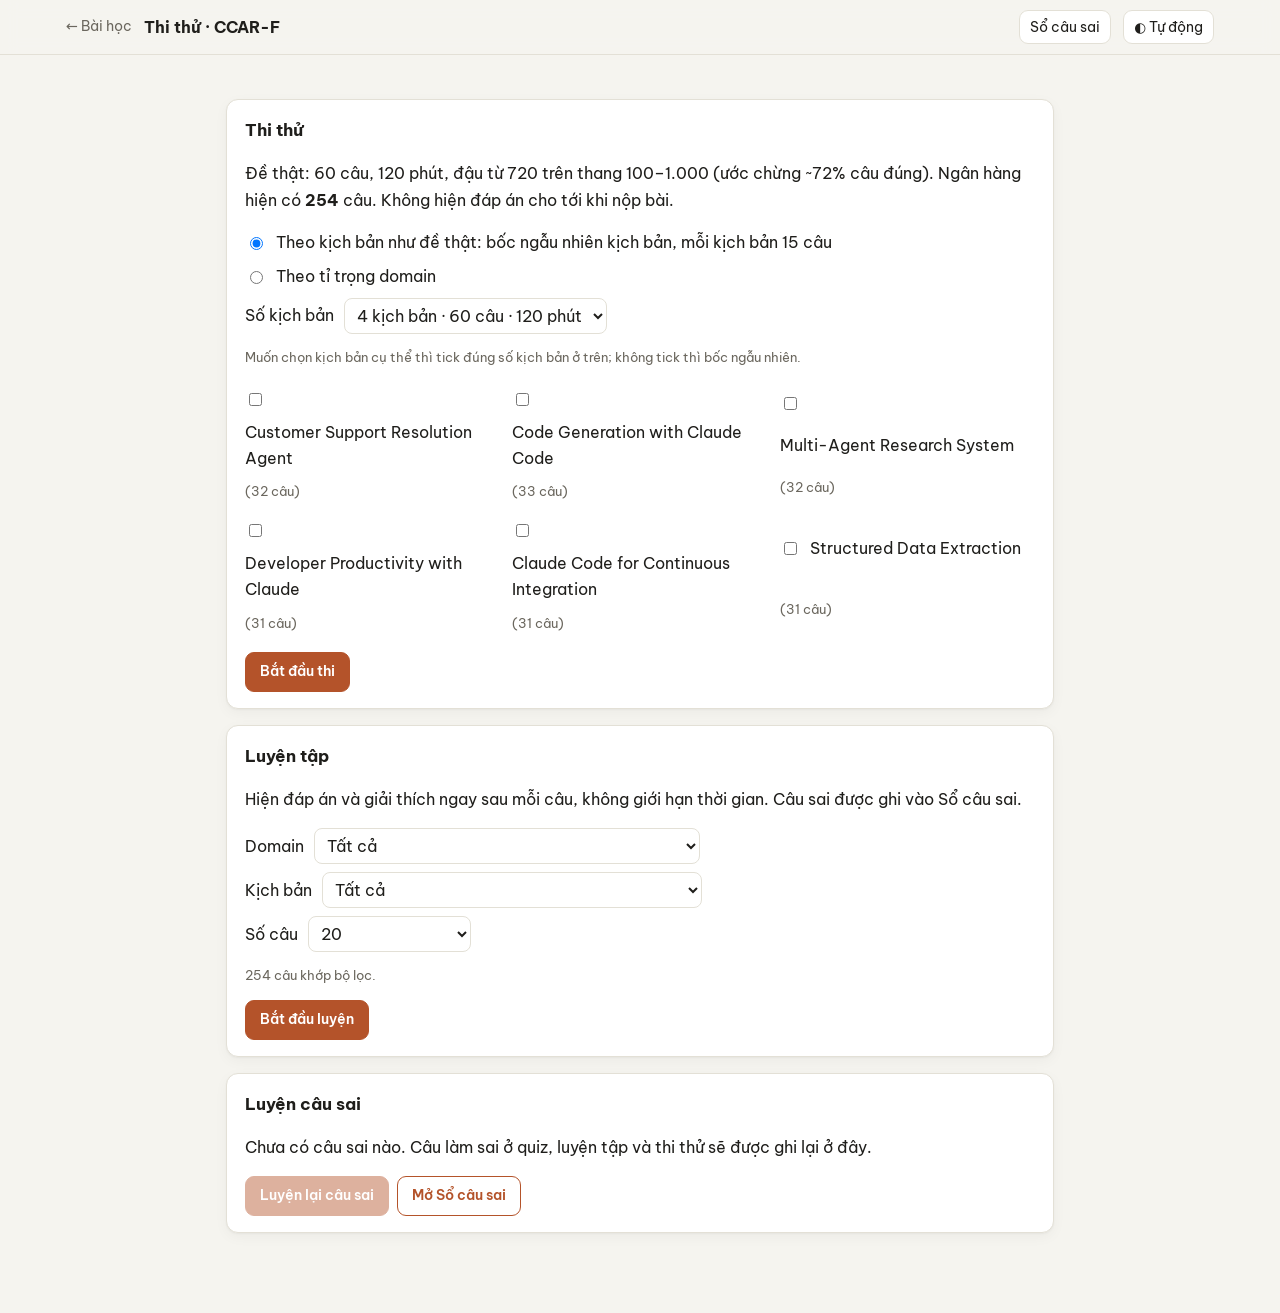
<file: ccar-f/exam.html>
<!DOCTYPE html>
<html lang="vi">
<head>
<meta charset="utf-8">
<meta name="viewport" content="width=device-width, initial-scale=1">
<title>Thi thử CCAR-F</title>
<link rel="preconnect" href="https://fonts.googleapis.com">
<link rel="preconnect" href="https://fonts.gstatic.com" crossorigin>
<link href="https://fonts.googleapis.com/css2?family=Be+Vietnam+Pro:wght@400;500;600;700&display=swap" rel="stylesheet">
<link rel="stylesheet" href="../assets/site.css">
</head>
<body>
<header class="topbar"><div class="in">
  <a class="home" href="notes.html">← Bài học</a>
  <span class="t" id="bar-title">Thi thử CCAR-F</span>
  <span class="timer" id="timer" hidden></span>
  <a class="iconbtn nb" href="wrong.html" style="text-decoration:none;color:inherit">Sổ câu sai</a>
  <button class="iconbtn" type="button" data-theme-toggle>◐ Tự động</button>
</div></header>
<main class="exam" id="exam"></main>
<script src="../assets/common.js"></script>
<script src="data.js"></script>
<script src="../assets/exam.js"></script>
</body>
</html>
</file>
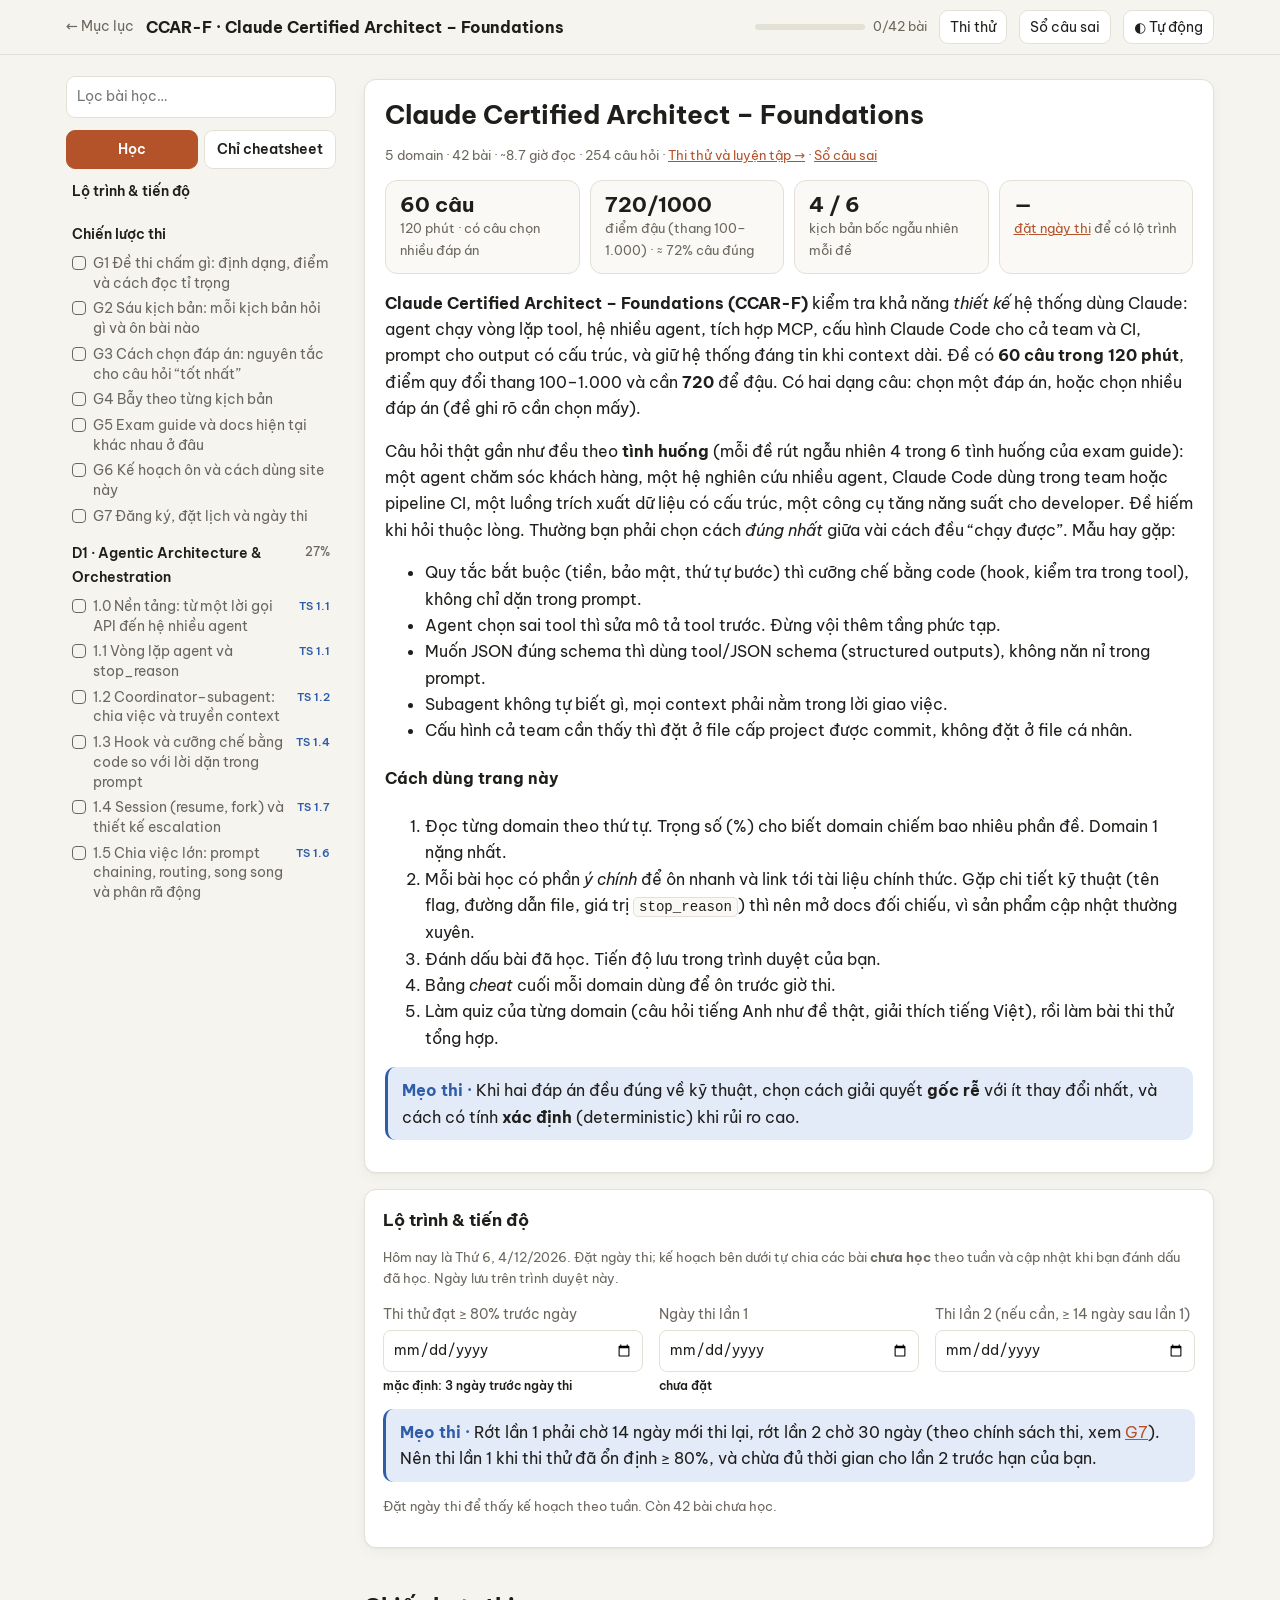
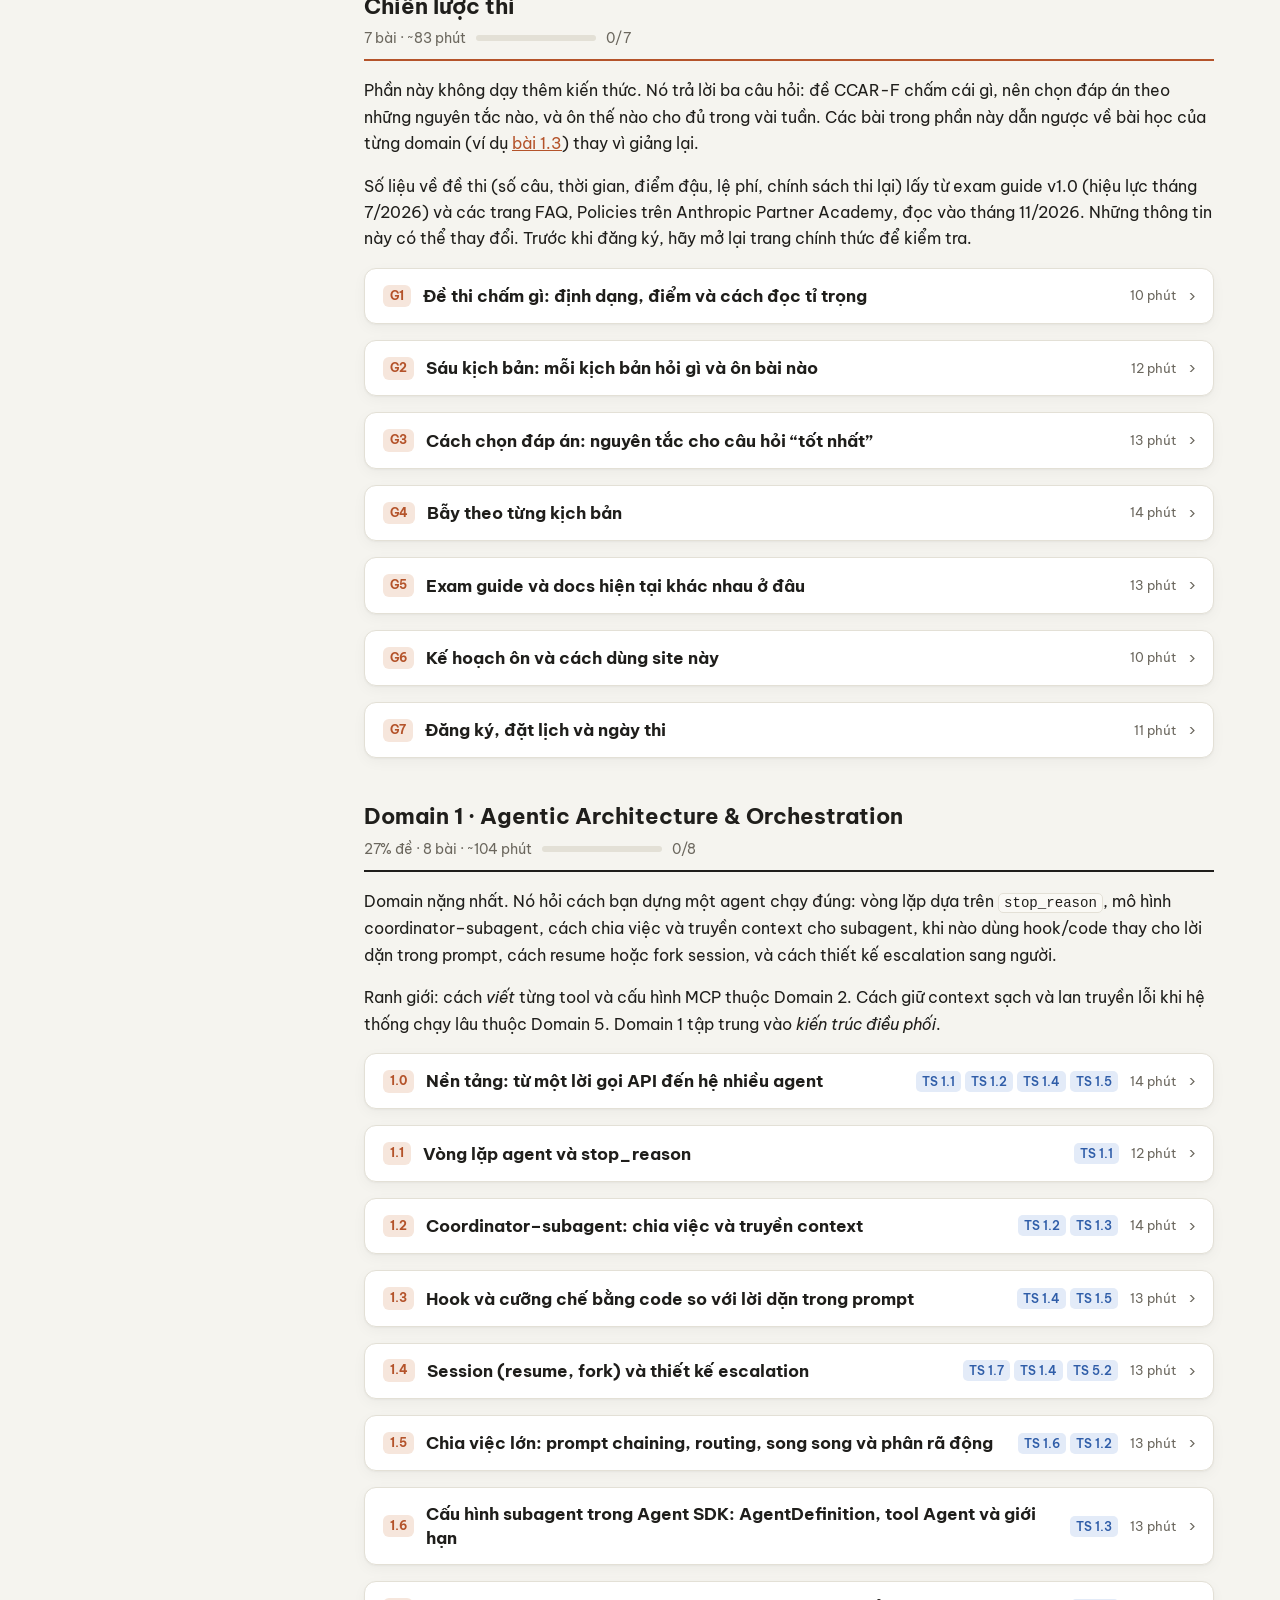
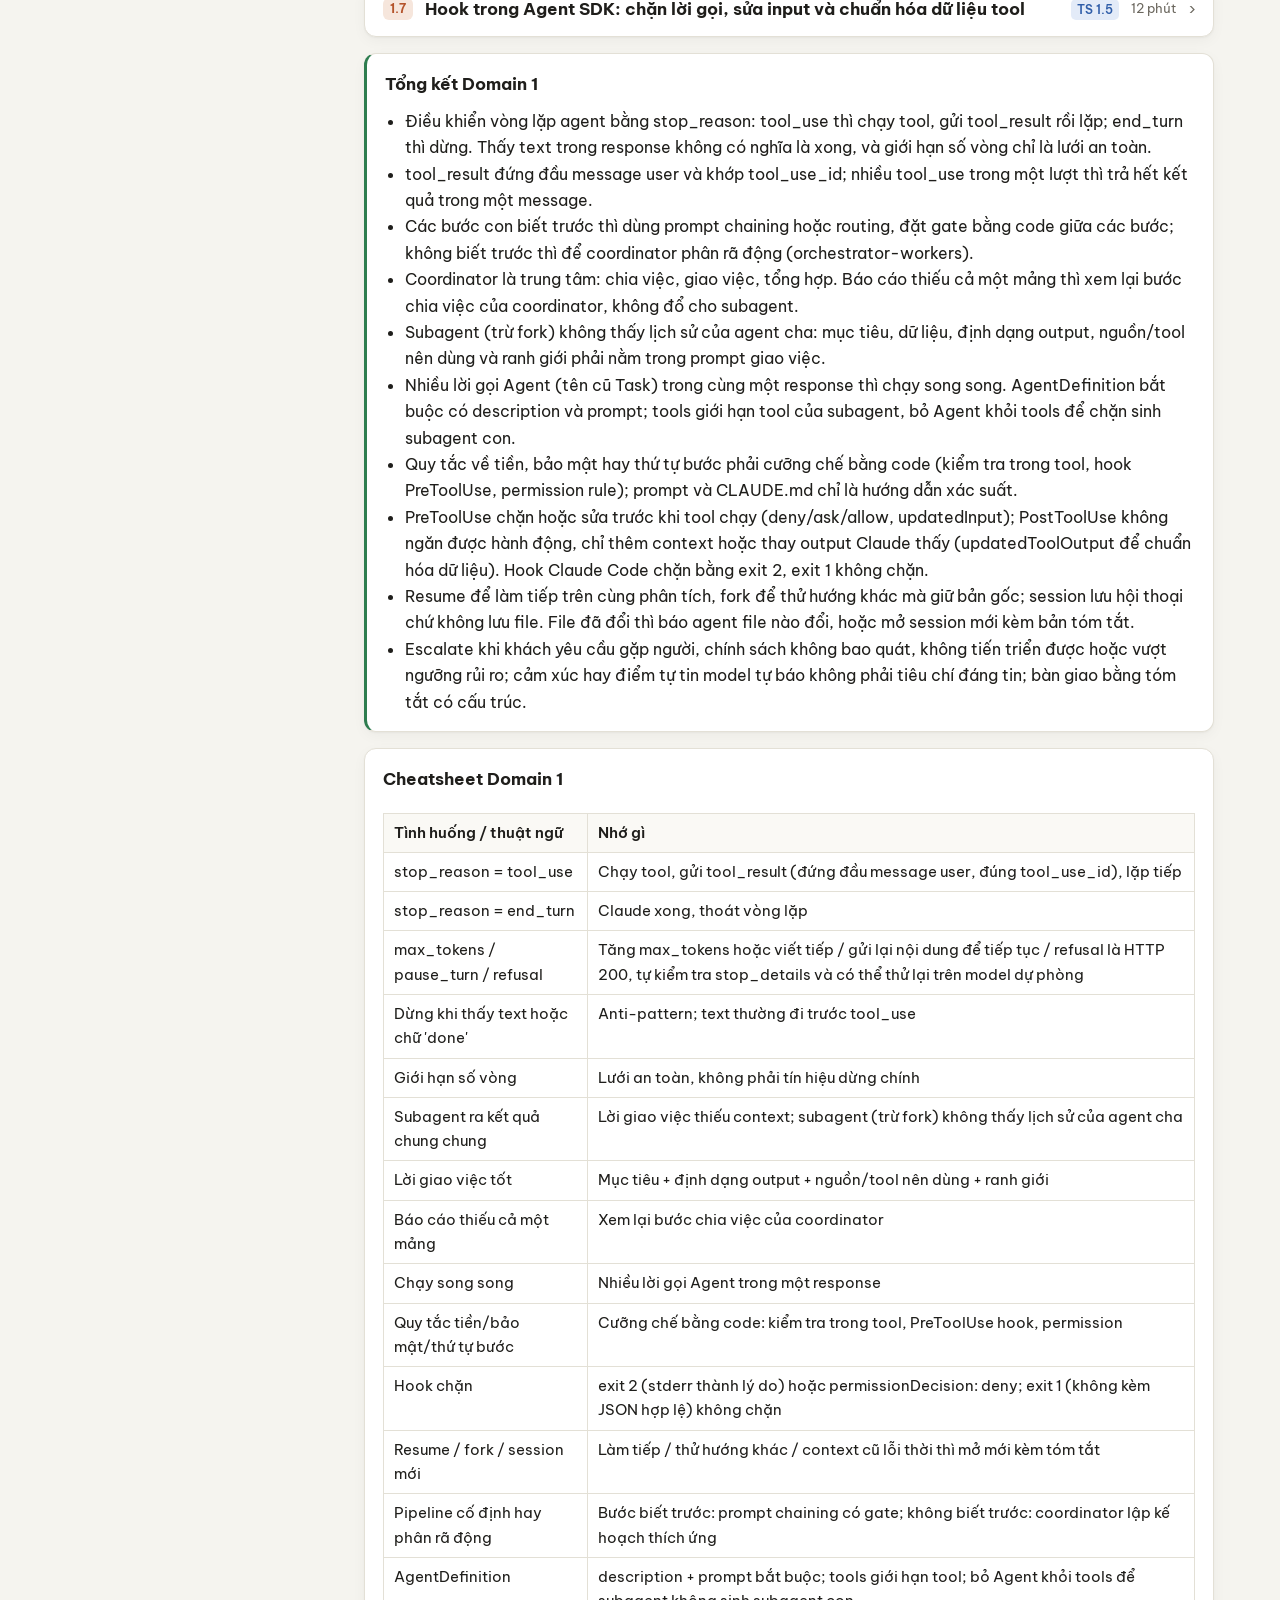
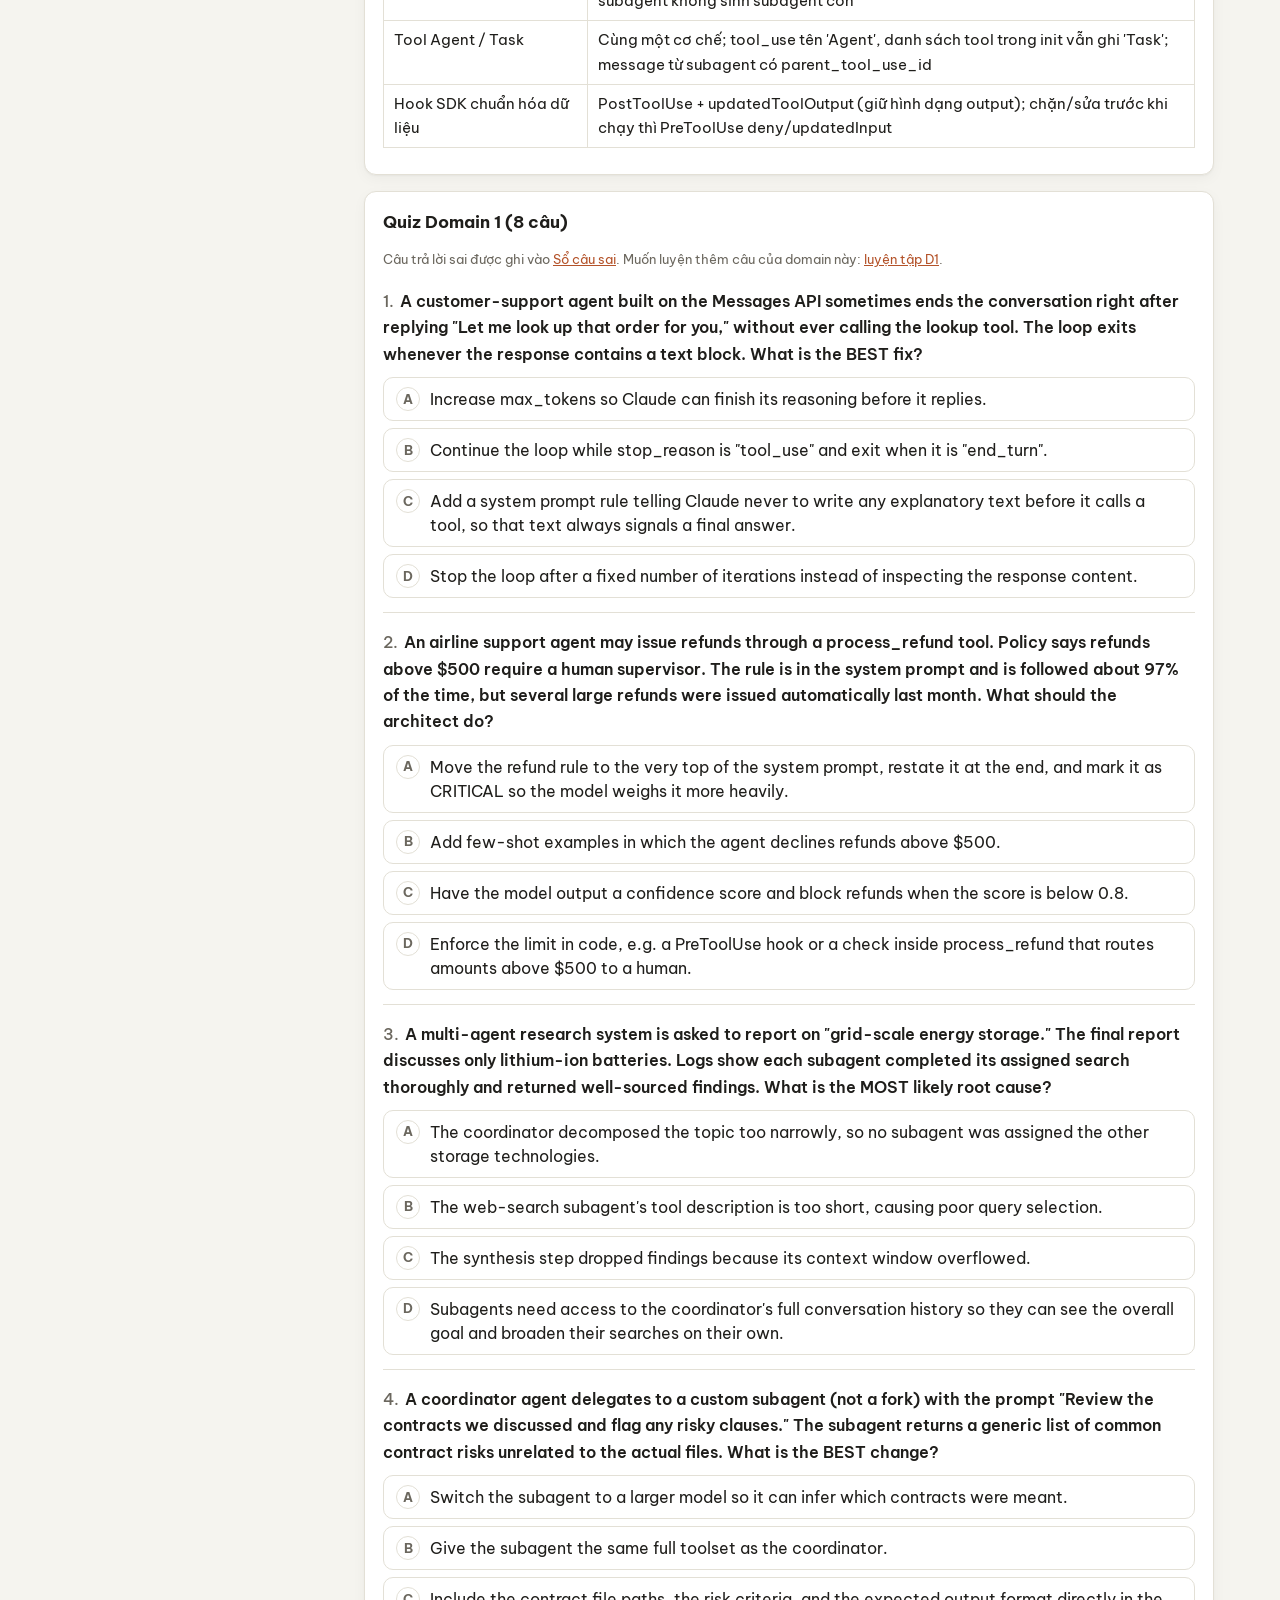
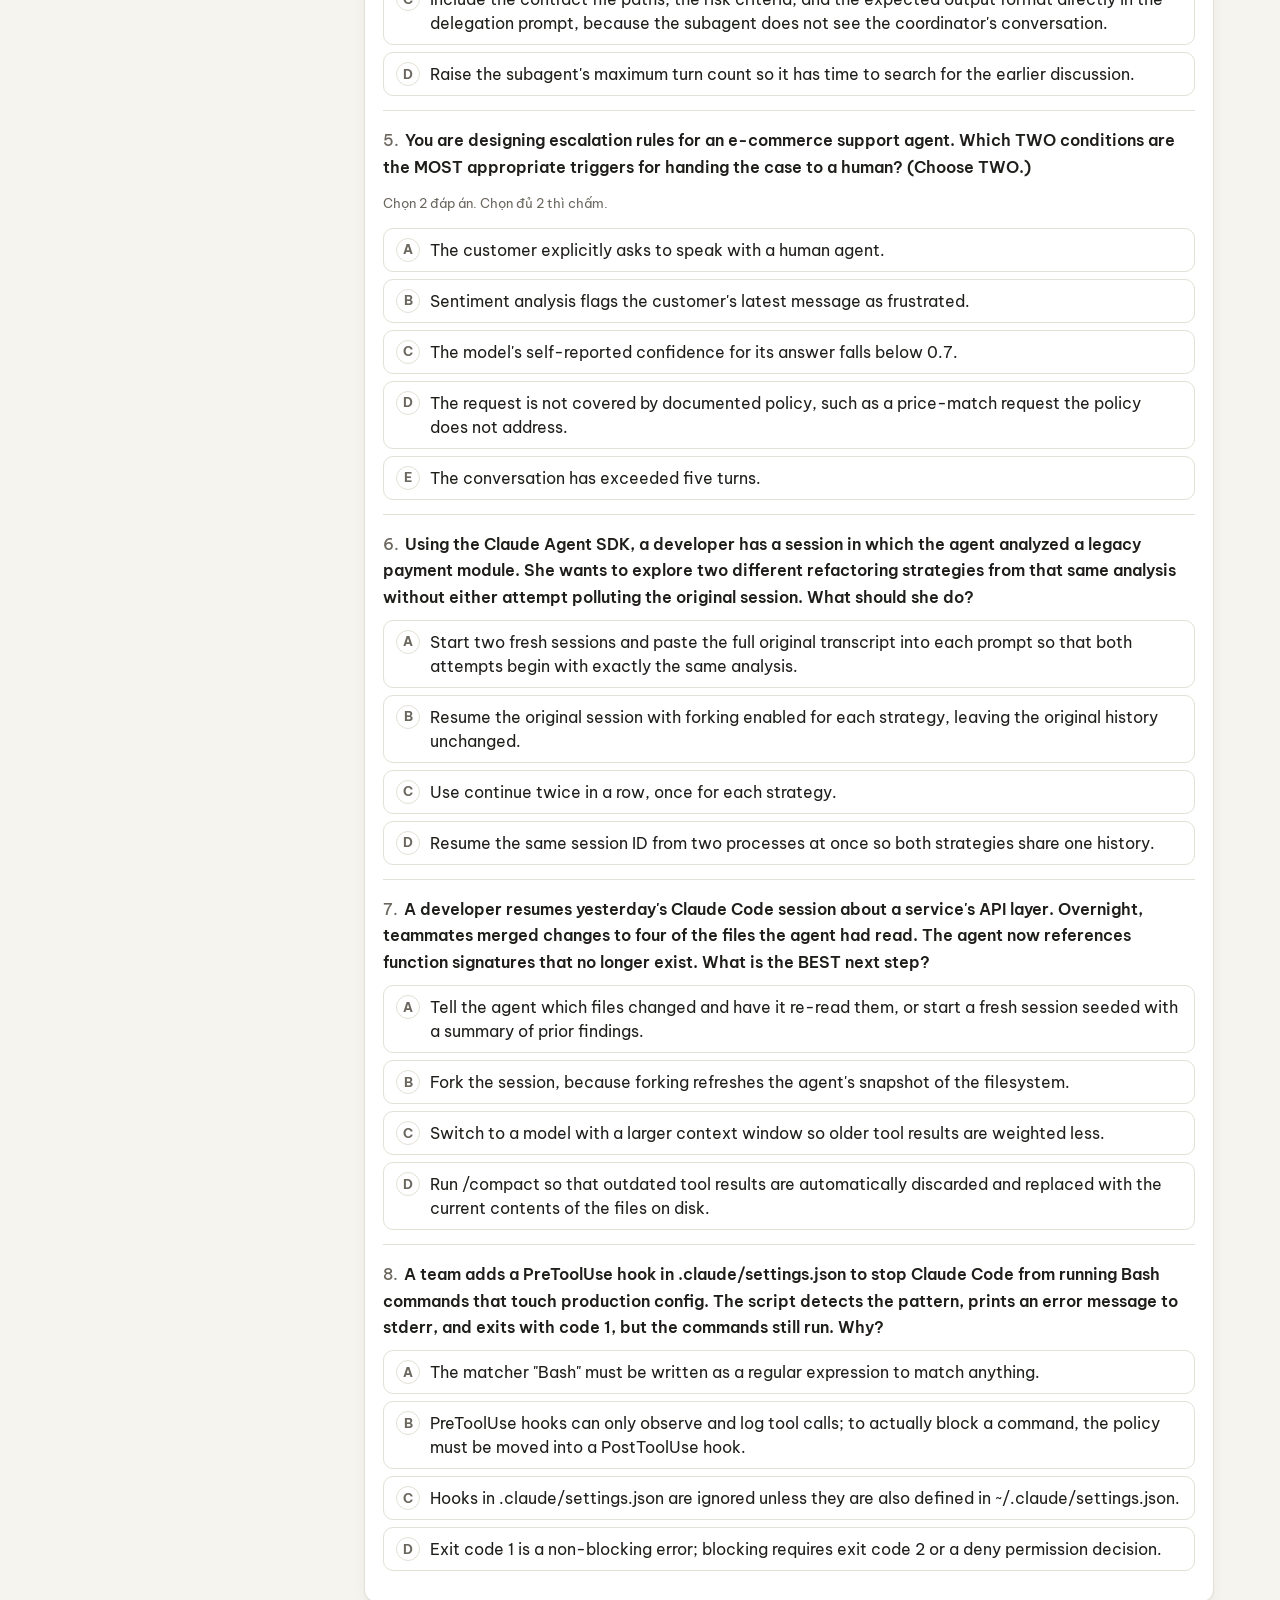
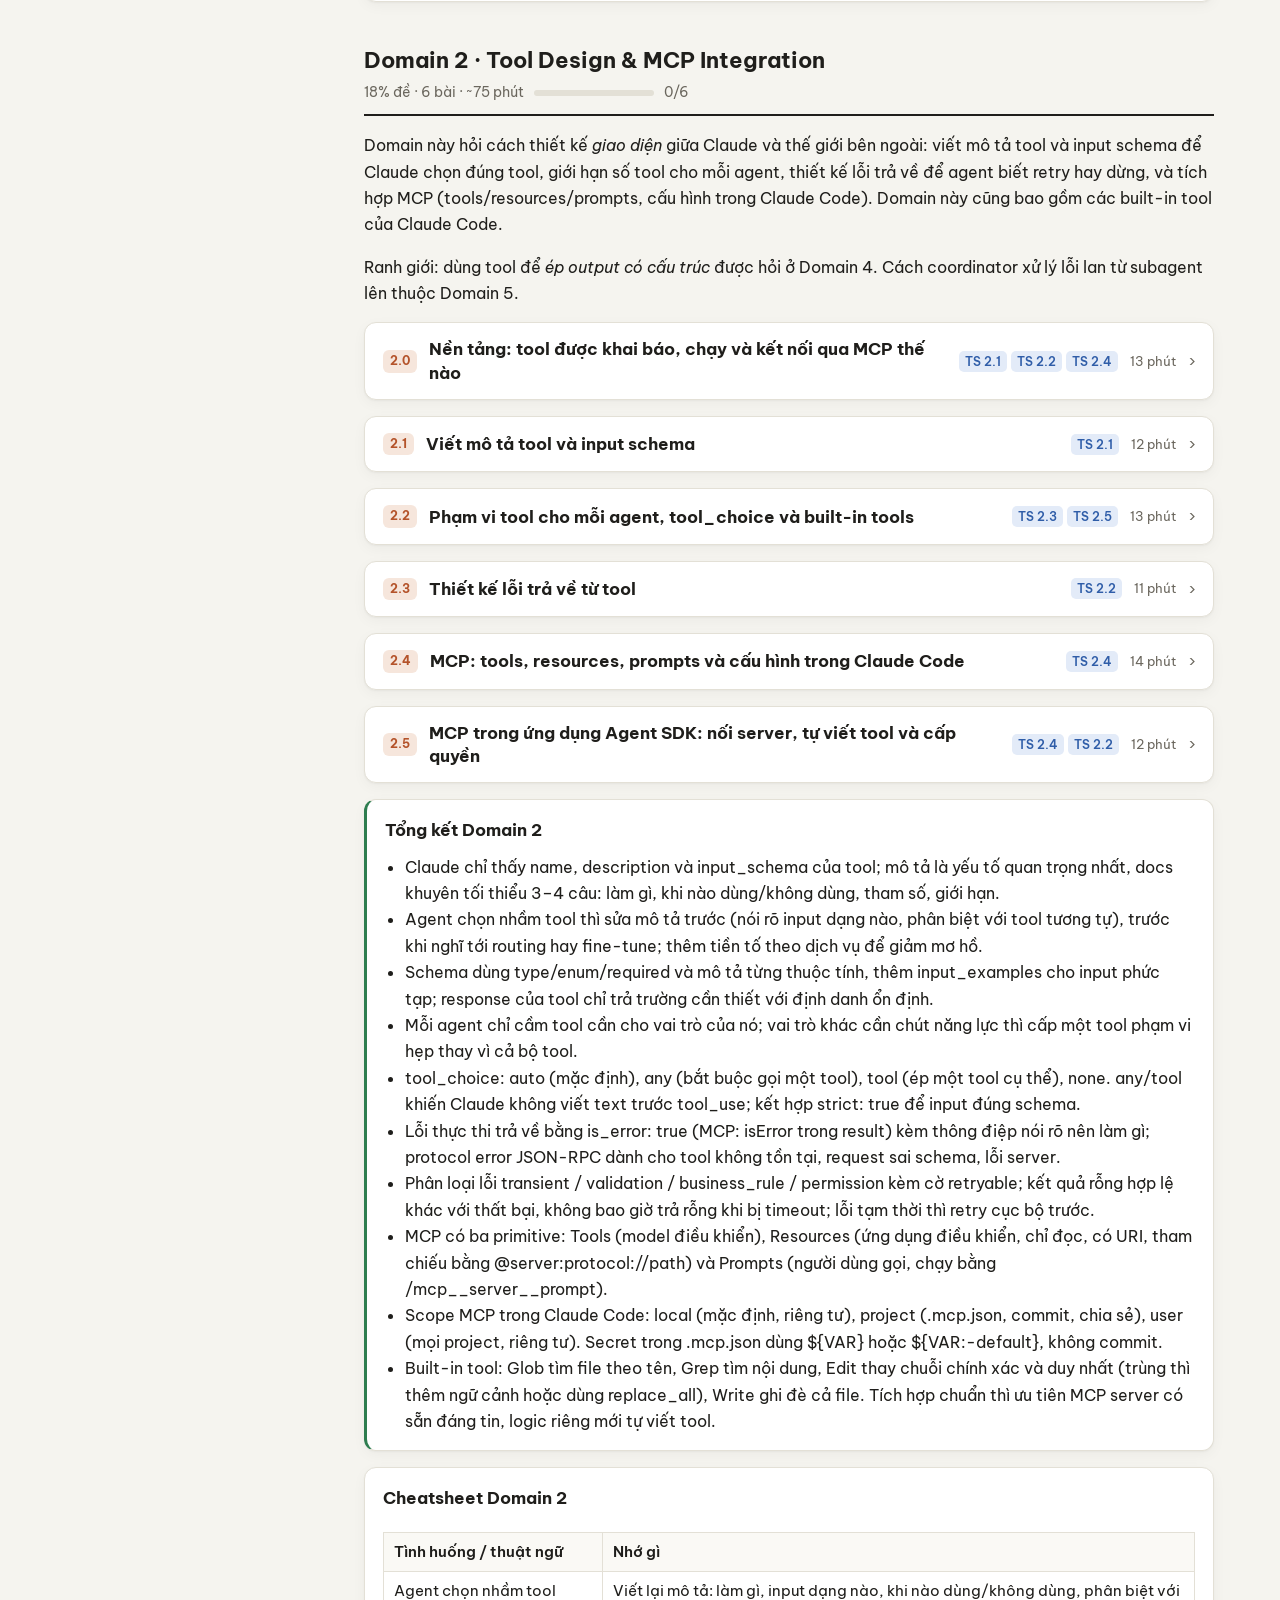
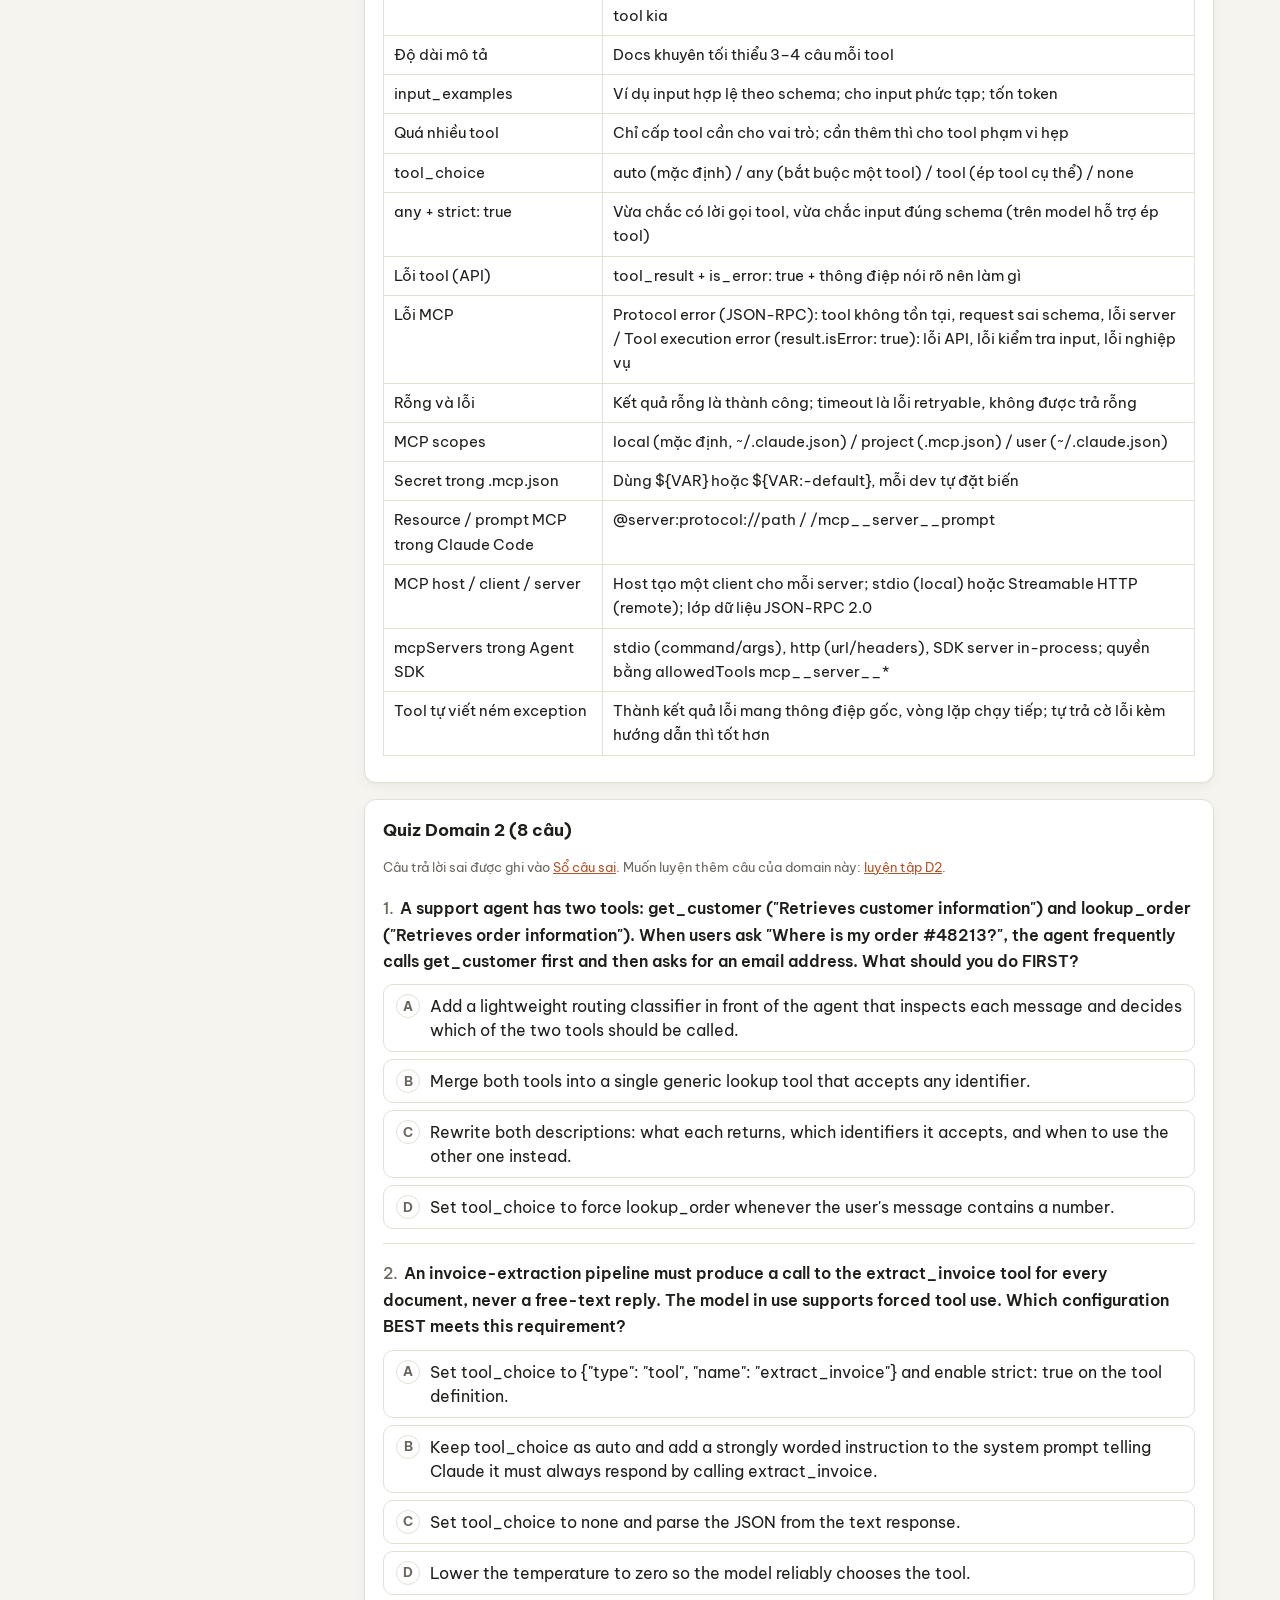
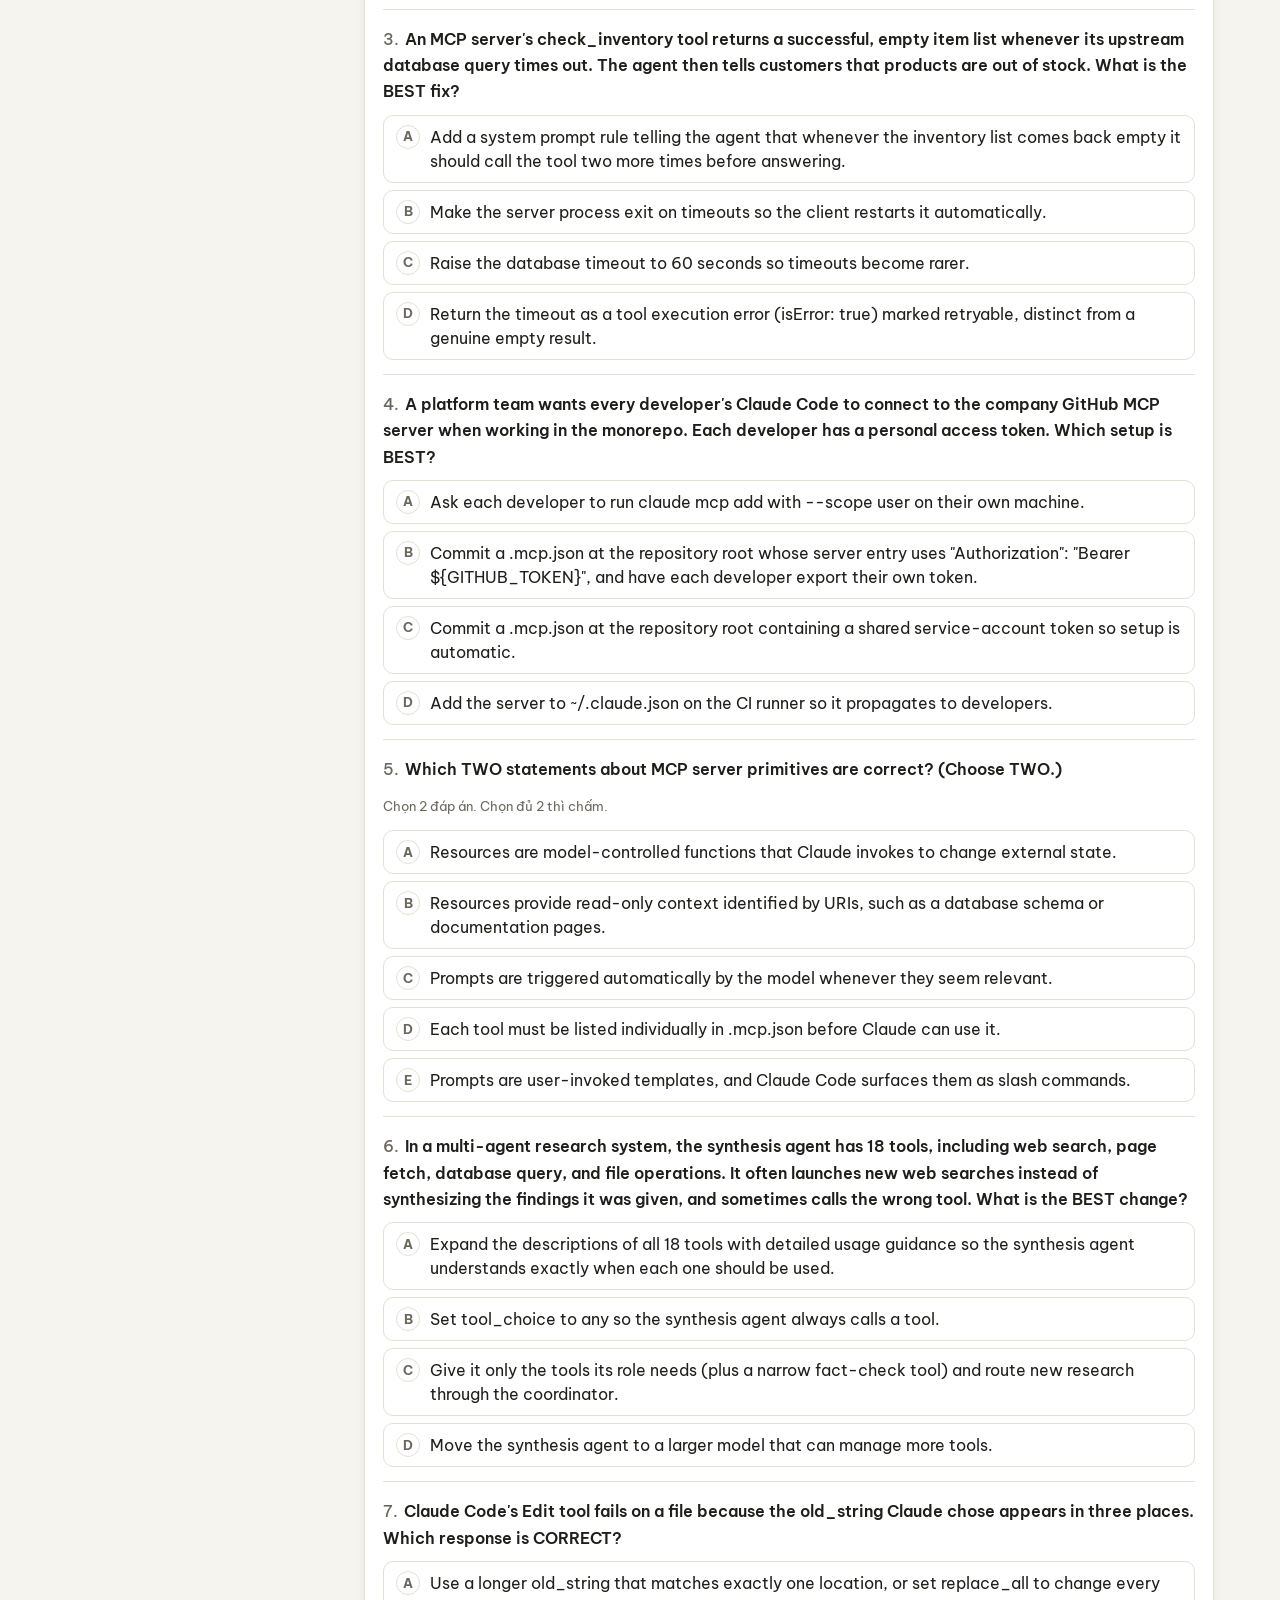
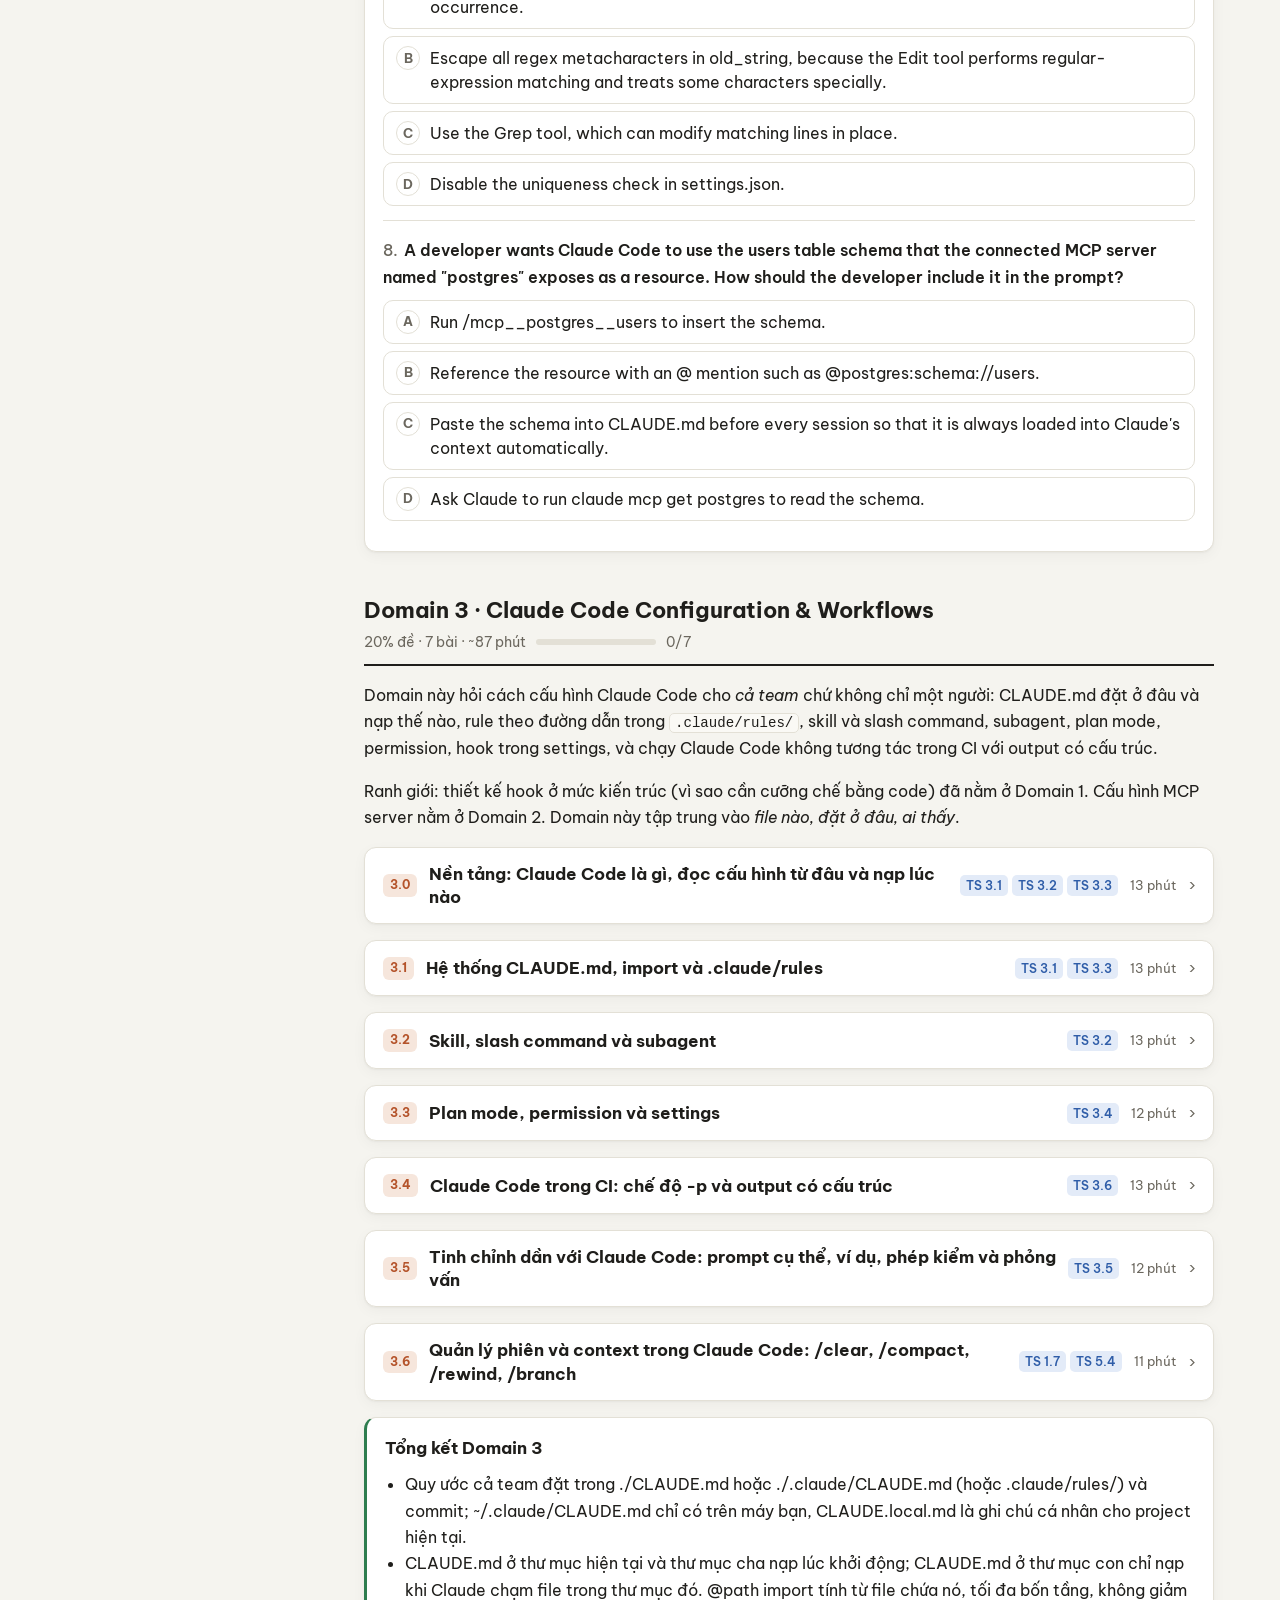
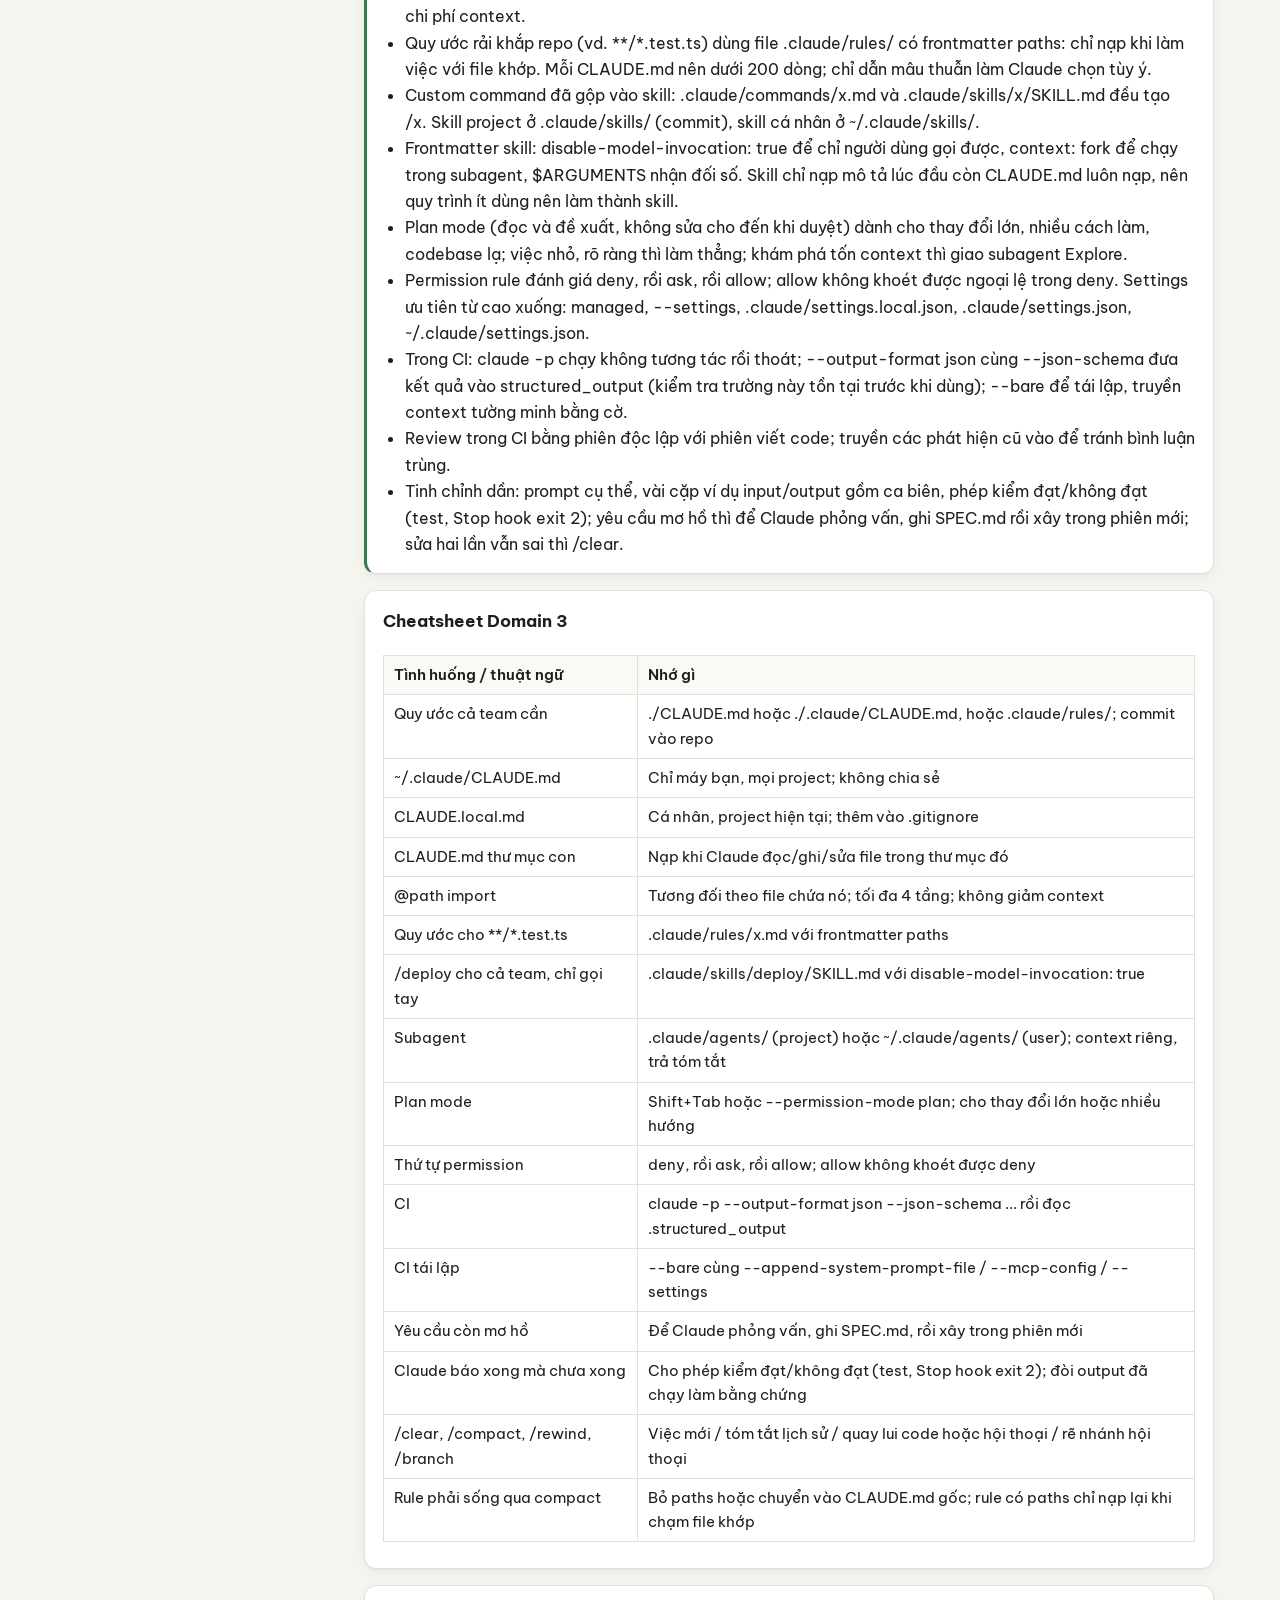
<file: ccar-f/notes.html>
<!DOCTYPE html>
<html lang="vi">
<head>
<meta charset="utf-8">
<meta name="viewport" content="width=device-width, initial-scale=1">
<title>Ôn thi CCAR-F</title>
<link rel="preconnect" href="https://fonts.googleapis.com">
<link rel="preconnect" href="https://fonts.gstatic.com" crossorigin>
<link href="https://fonts.googleapis.com/css2?family=Be+Vietnam+Pro:wght@400;500;600;700&display=swap" rel="stylesheet">
<link rel="stylesheet" href="../assets/site.css">
</head>
<body>
<header class="topbar"><div class="in">
  <button class="iconbtn sidetoggle" id="sidetoggle" type="button" aria-label="Mục lục">☰</button>
  <a class="home" href="../">← Mục lục</a>
  <span class="t" id="bar-title">CCAR-F</span>
  <span class="prog"><span class="pbar"><i id="bar-prog"></i></span><span id="bar-count"></span></span>
  <a class="iconbtn" href="exam.html" style="text-decoration:none;color:inherit">Thi thử</a>
  <a class="iconbtn nb" href="wrong.html" style="text-decoration:none;color:inherit">Sổ câu sai</a>
  <button class="iconbtn" type="button" data-theme-toggle>◐ Tự động</button>
</div></header>
<div class="layout">
  <nav class="side" id="side" aria-label="Mục lục bài học">
    <input id="filter" type="search" placeholder="Lọc bài học…" aria-label="Lọc bài học">
    <ul class="toc" id="toc"></ul>
  </nav>
  <main class="main" id="content"></main>
</div>
<script src="../assets/common.js"></script>
<script src="data.js"></script>
<script src="../assets/notes.js"></script>
</body>
</html>
</file>
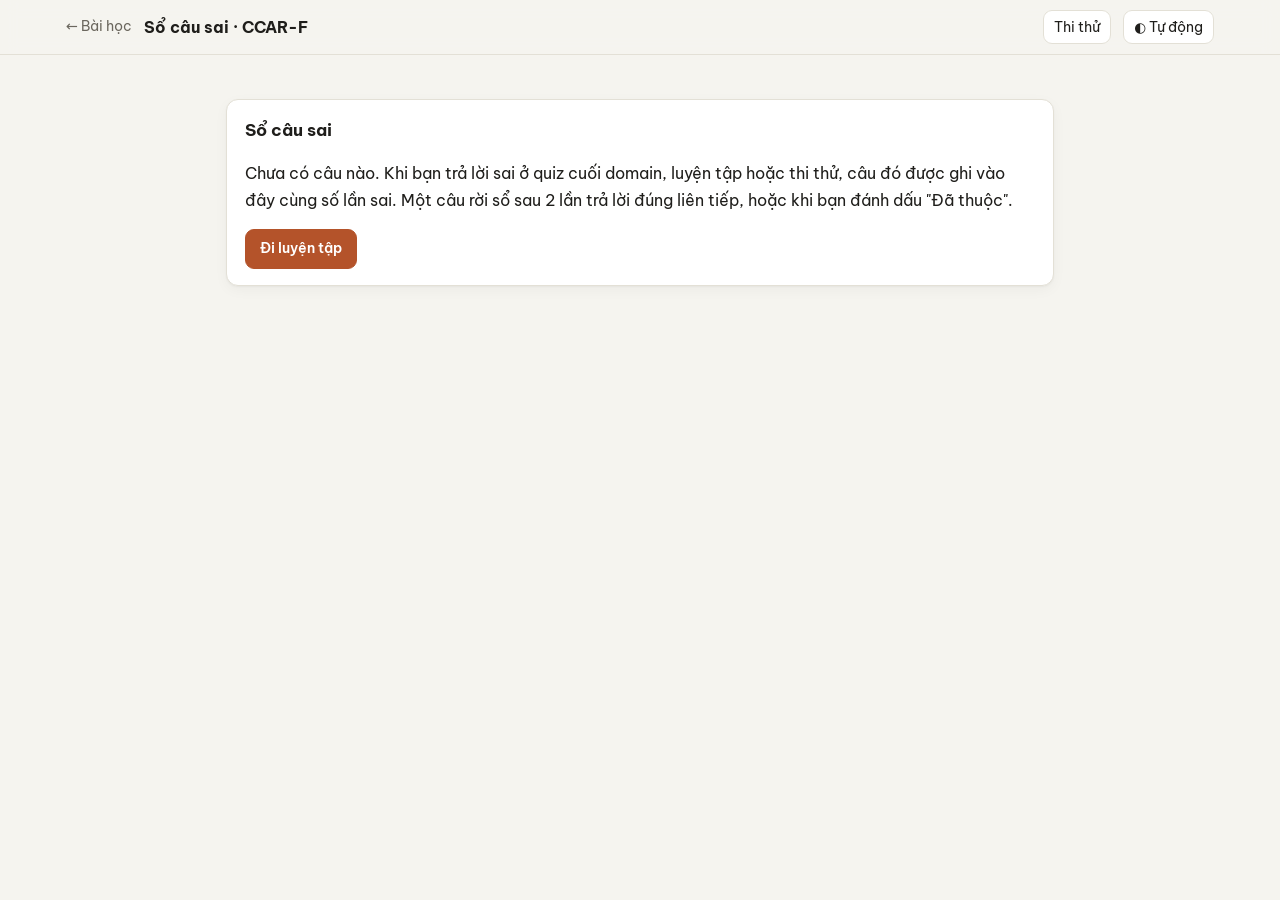
<file: ccar-f/wrong.html>
<!DOCTYPE html>
<html lang="vi">
<head>
<meta charset="utf-8">
<meta name="viewport" content="width=device-width, initial-scale=1">
<title>Sổ câu sai CCAR-F</title>
<link rel="preconnect" href="https://fonts.googleapis.com">
<link rel="preconnect" href="https://fonts.gstatic.com" crossorigin>
<link href="https://fonts.googleapis.com/css2?family=Be+Vietnam+Pro:wght@400;500;600;700&display=swap" rel="stylesheet">
<link rel="stylesheet" href="../assets/site.css">
</head>
<body>
<header class="topbar"><div class="in">
  <a class="home" href="notes.html">← Bài học</a>
  <span class="t" id="bar-title">Sổ câu sai CCAR-F</span>
  <a class="iconbtn" href="exam.html" style="text-decoration:none;color:inherit">Thi thử</a>
  <button class="iconbtn" type="button" data-theme-toggle>◐ Tự động</button>
</div></header>
<main class="exam" id="wrong"></main>
<script src="../assets/common.js"></script>
<script src="data.js"></script>
<script src="../assets/wrong.js"></script>
</body>
</html>
</file>
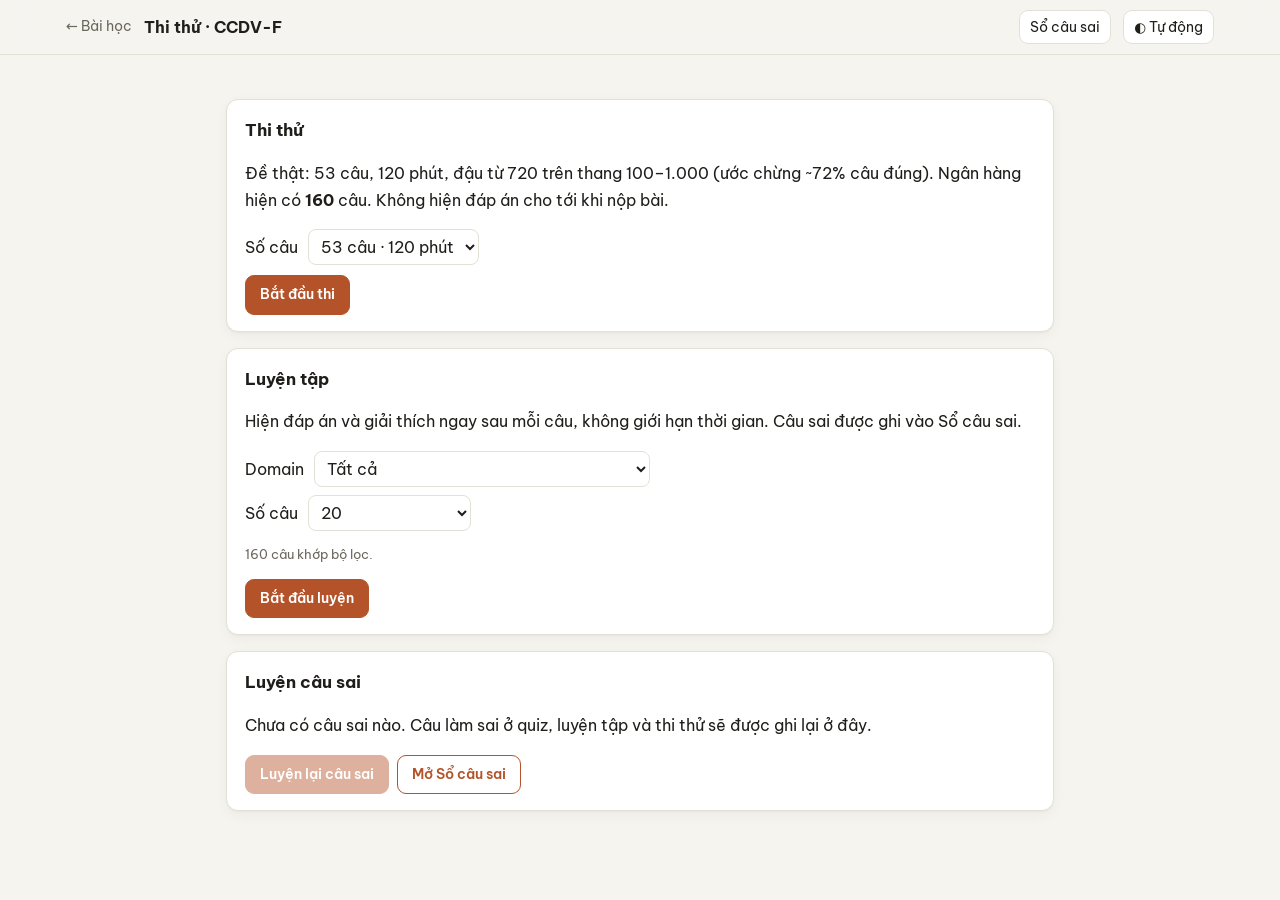
<file: ccdv-f/exam.html>
<!DOCTYPE html>
<html lang="vi">
<head>
<meta charset="utf-8">
<meta name="viewport" content="width=device-width, initial-scale=1">
<title>Thi thử CCDV-F</title>
<link rel="preconnect" href="https://fonts.googleapis.com">
<link rel="preconnect" href="https://fonts.gstatic.com" crossorigin>
<link href="https://fonts.googleapis.com/css2?family=Be+Vietnam+Pro:wght@400;500;600;700&display=swap" rel="stylesheet">
<link rel="stylesheet" href="../assets/site.css">
</head>
<body>
<header class="topbar"><div class="in">
  <a class="home" href="notes.html">← Bài học</a>
  <span class="t" id="bar-title">Thi thử CCDV-F</span>
  <span class="timer" id="timer" hidden></span>
  <a class="iconbtn nb" href="wrong.html" style="text-decoration:none;color:inherit">Sổ câu sai</a>
  <button class="iconbtn" type="button" data-theme-toggle>◐ Tự động</button>
</div></header>
<main class="exam" id="exam"></main>
<script src="../assets/common.js"></script>
<script src="data.js"></script>
<script src="../assets/exam.js"></script>
</body>
</html>
</file>
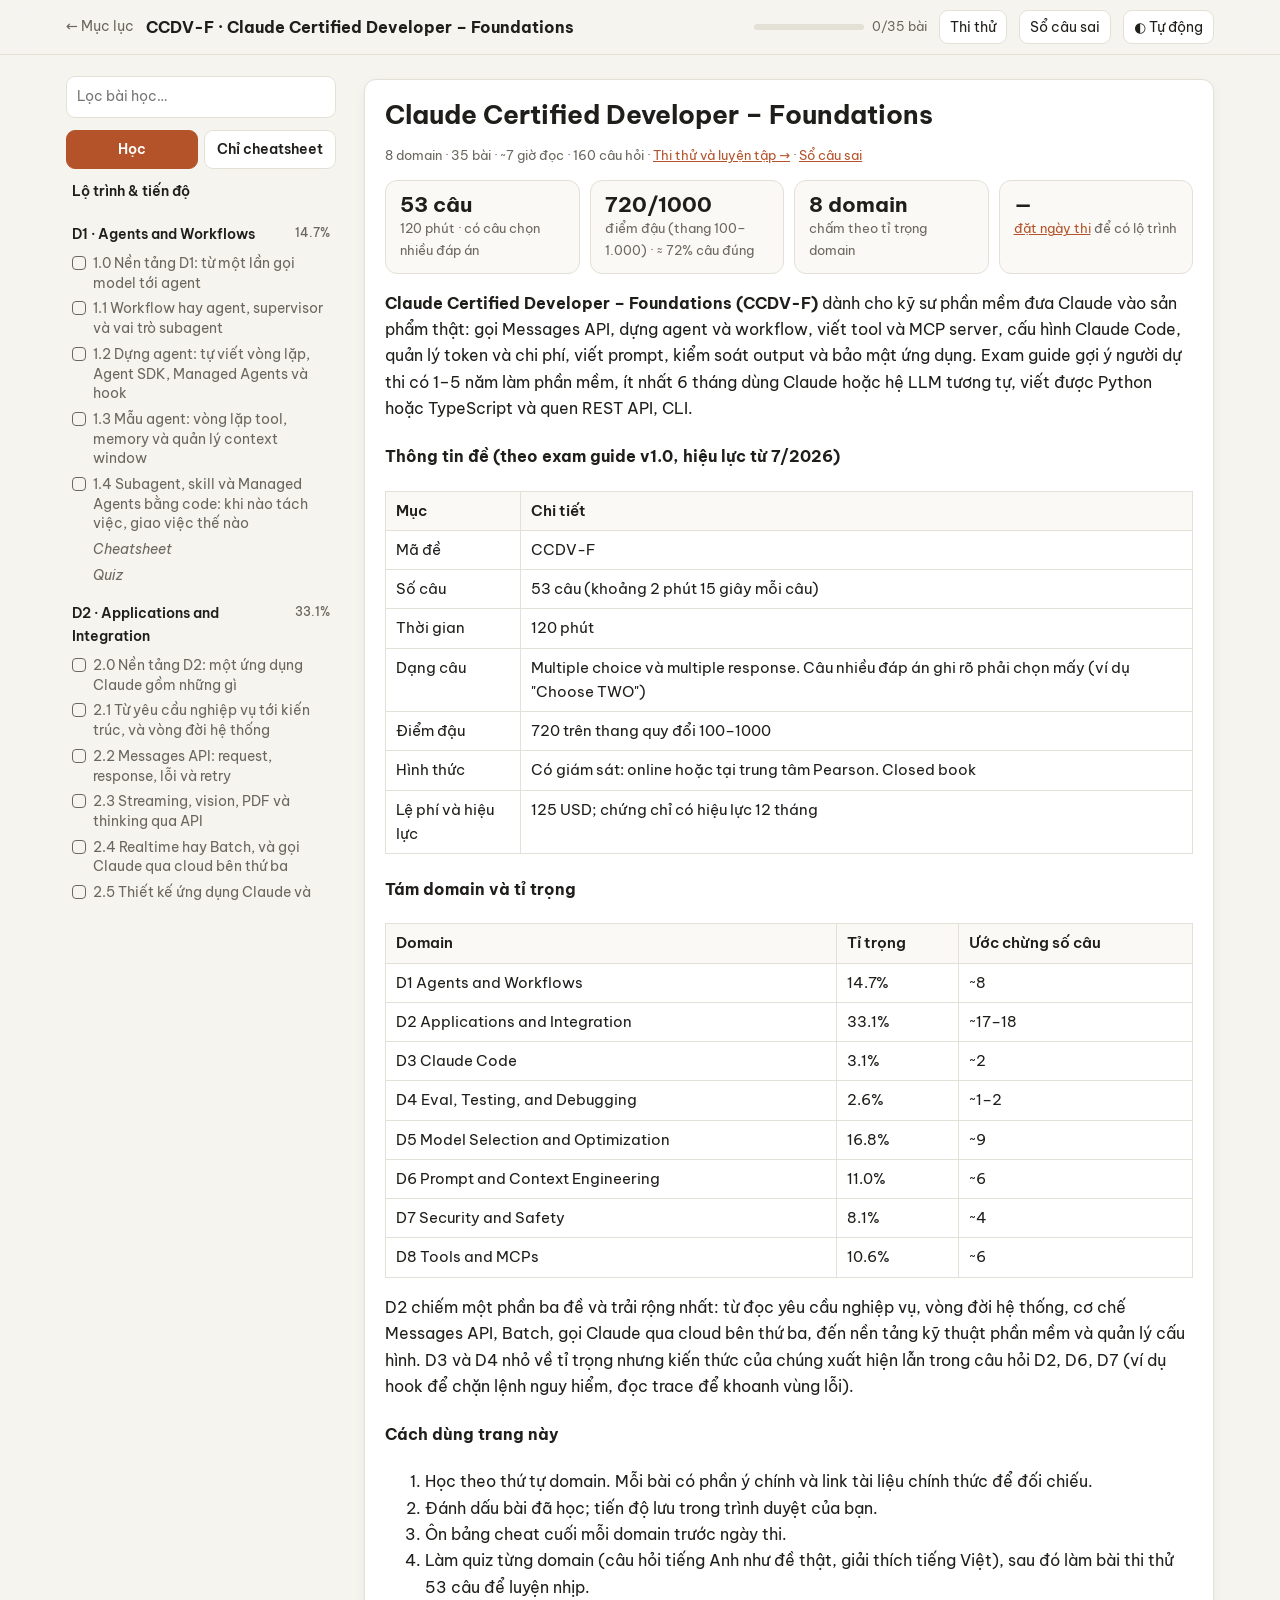
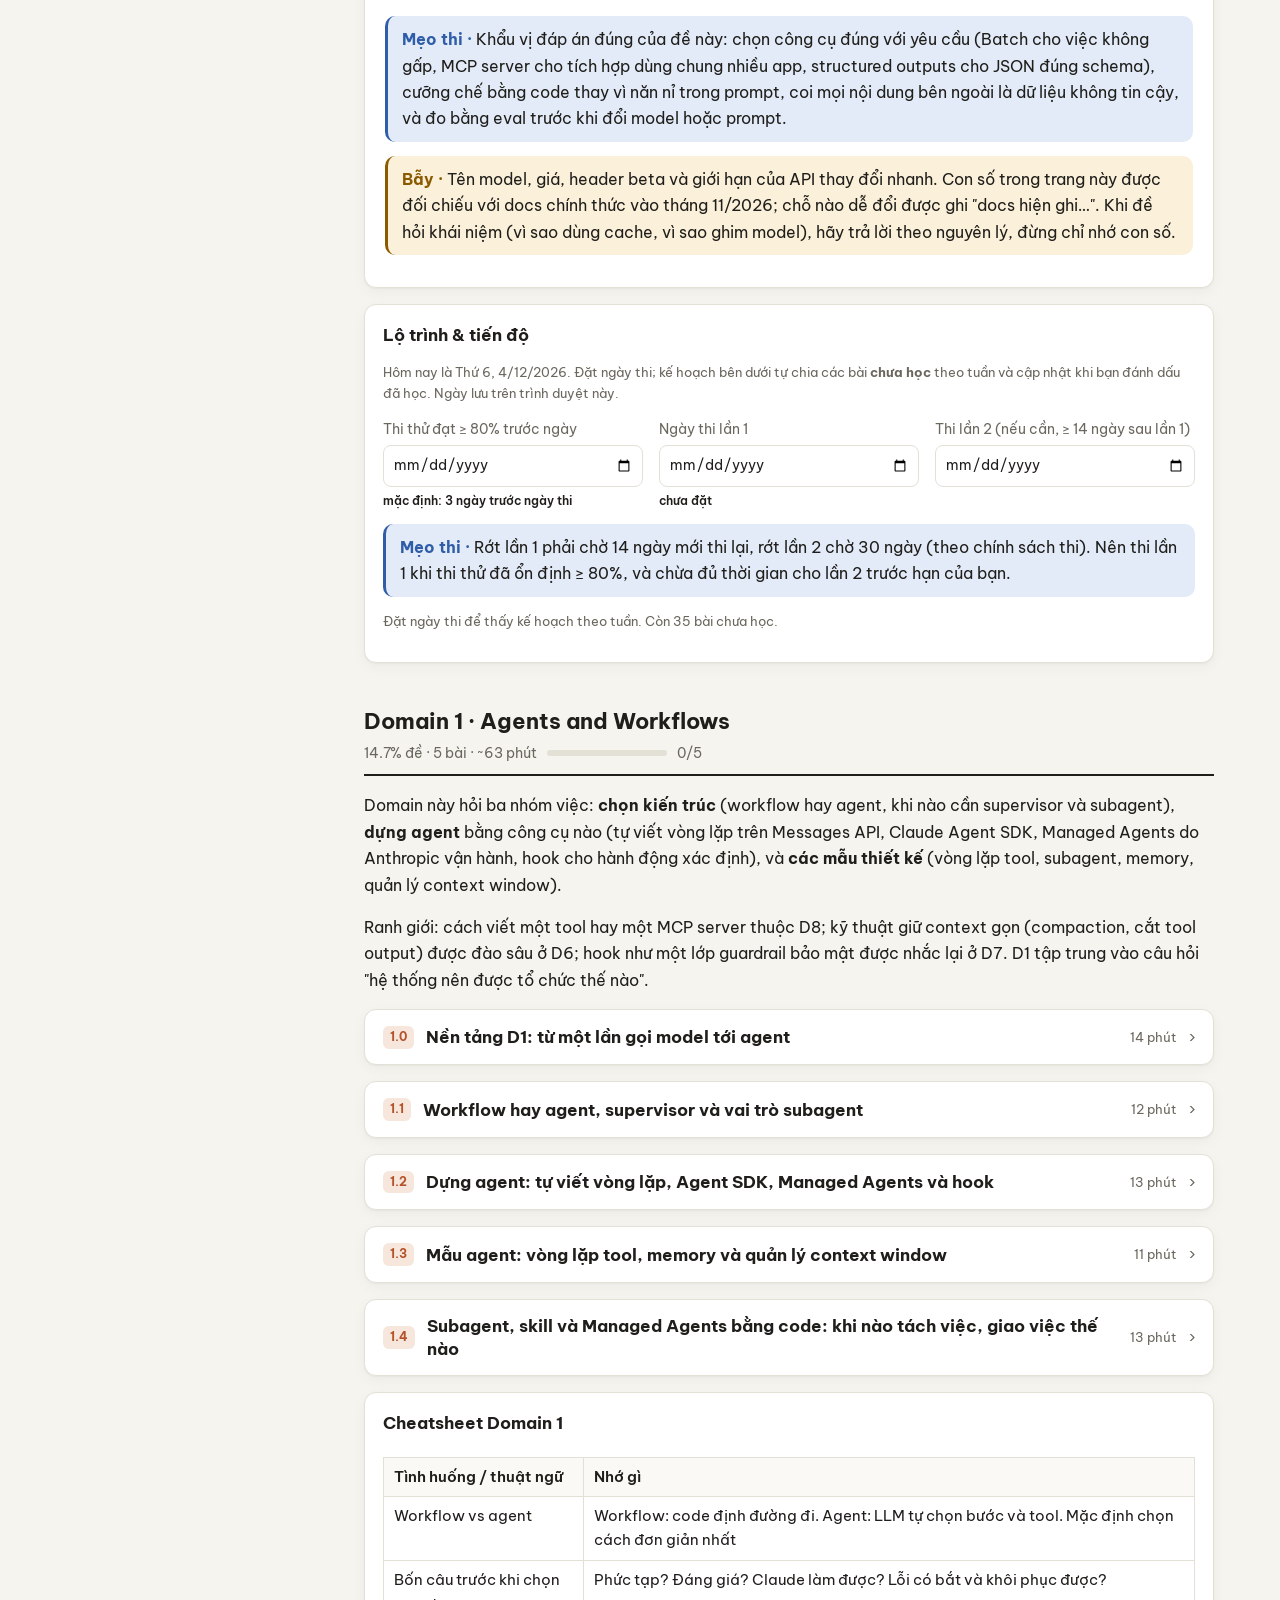
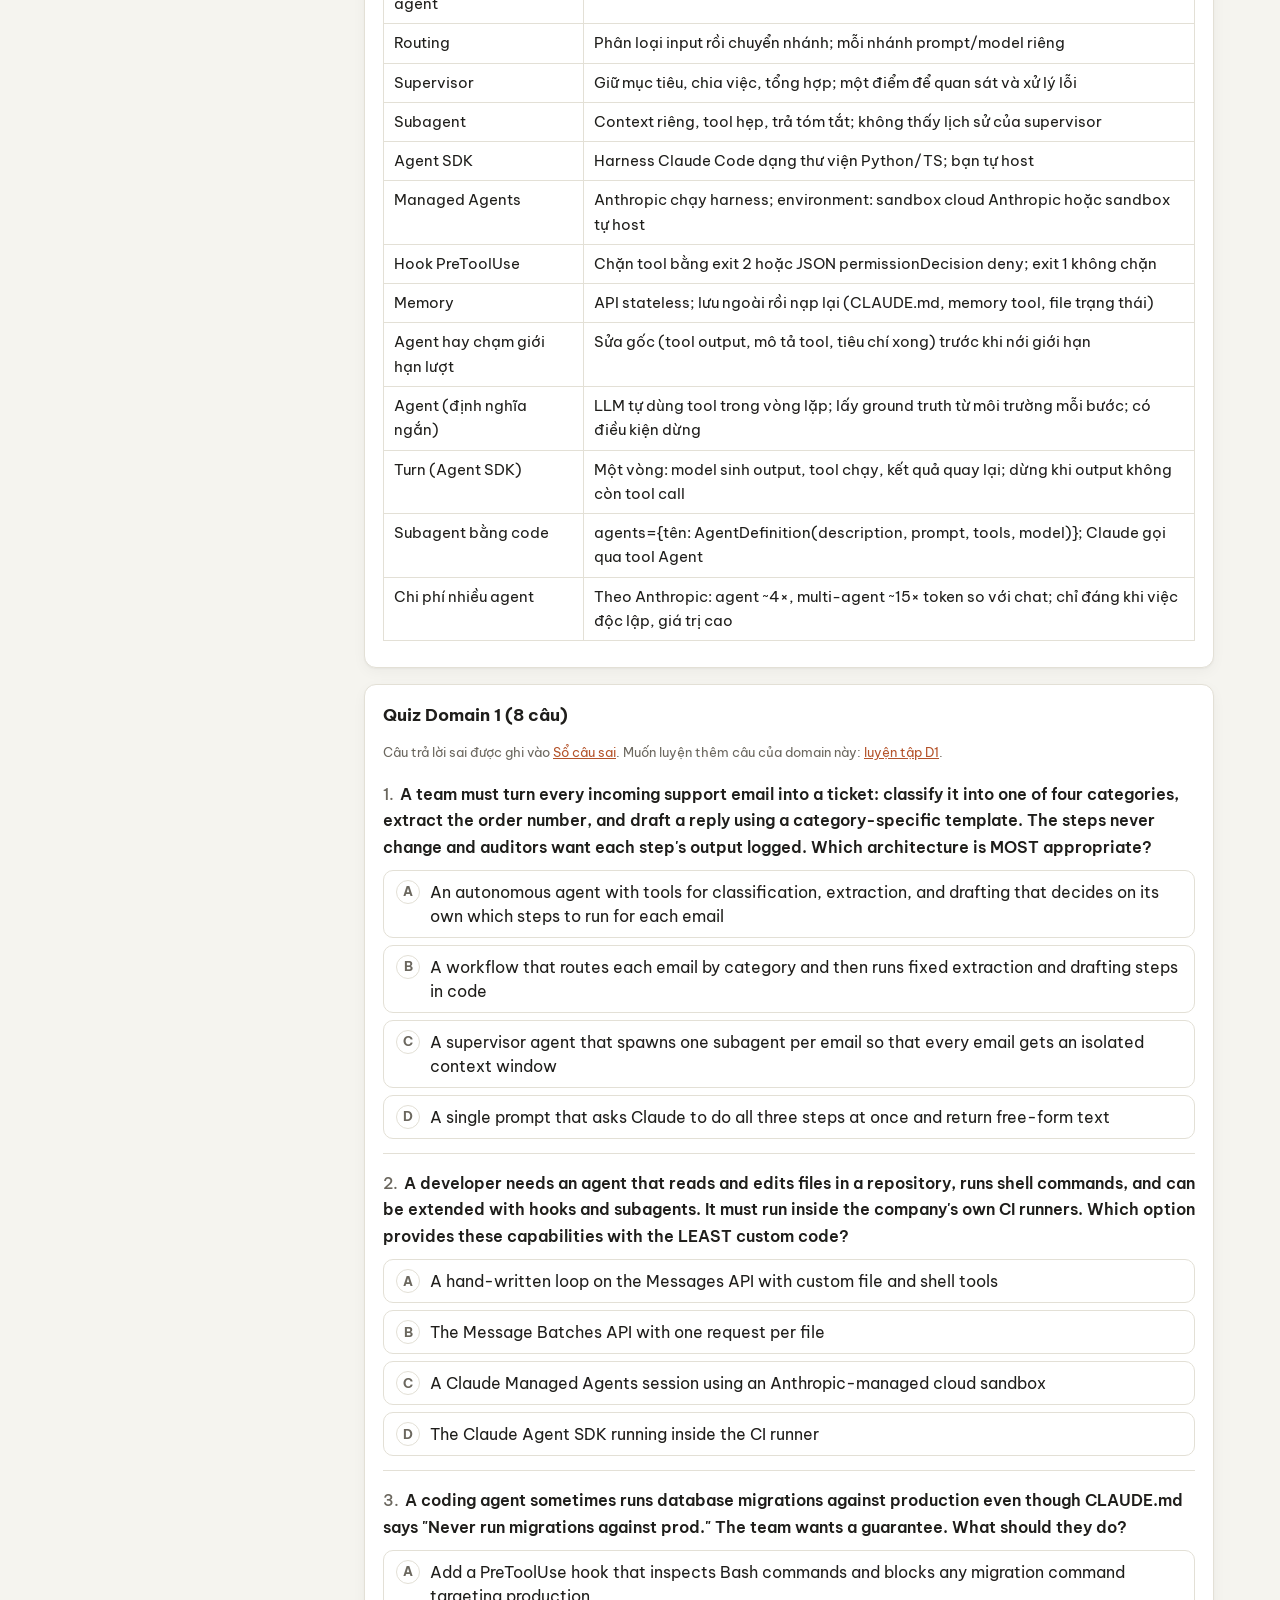
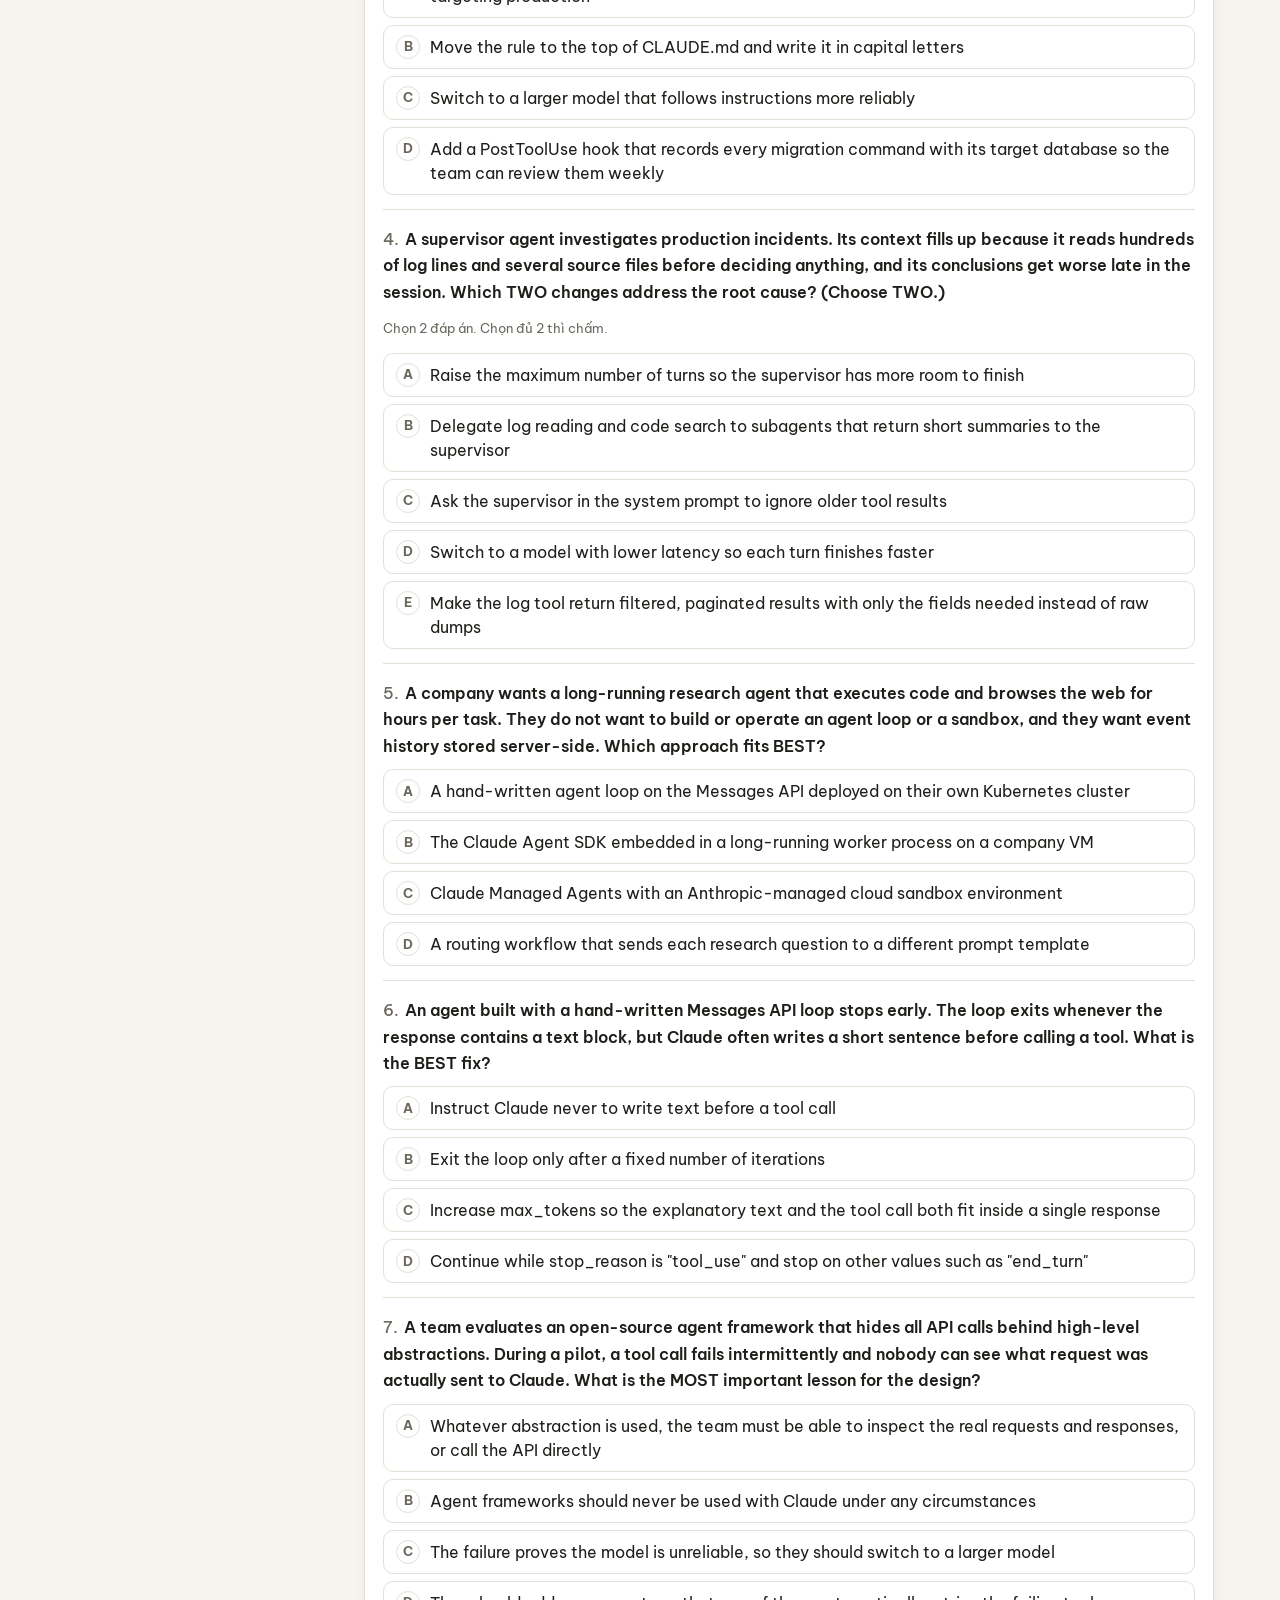
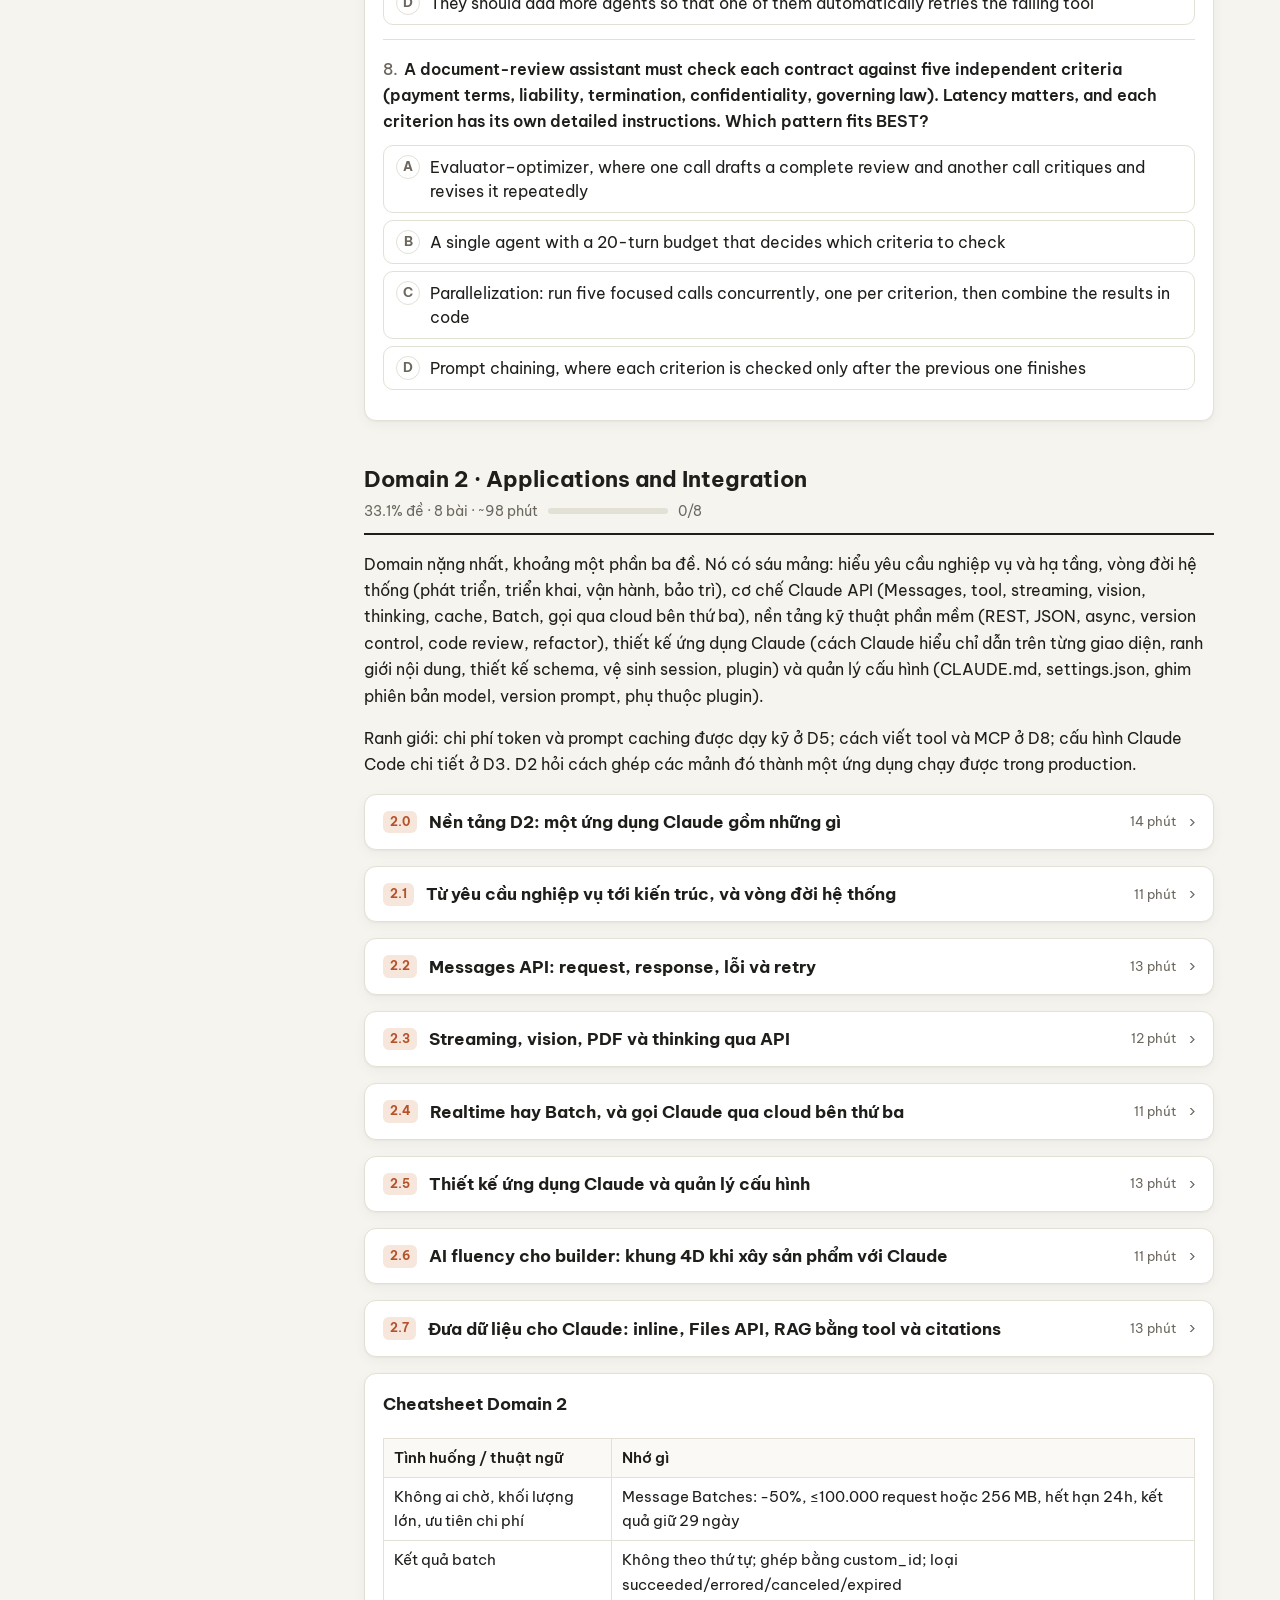
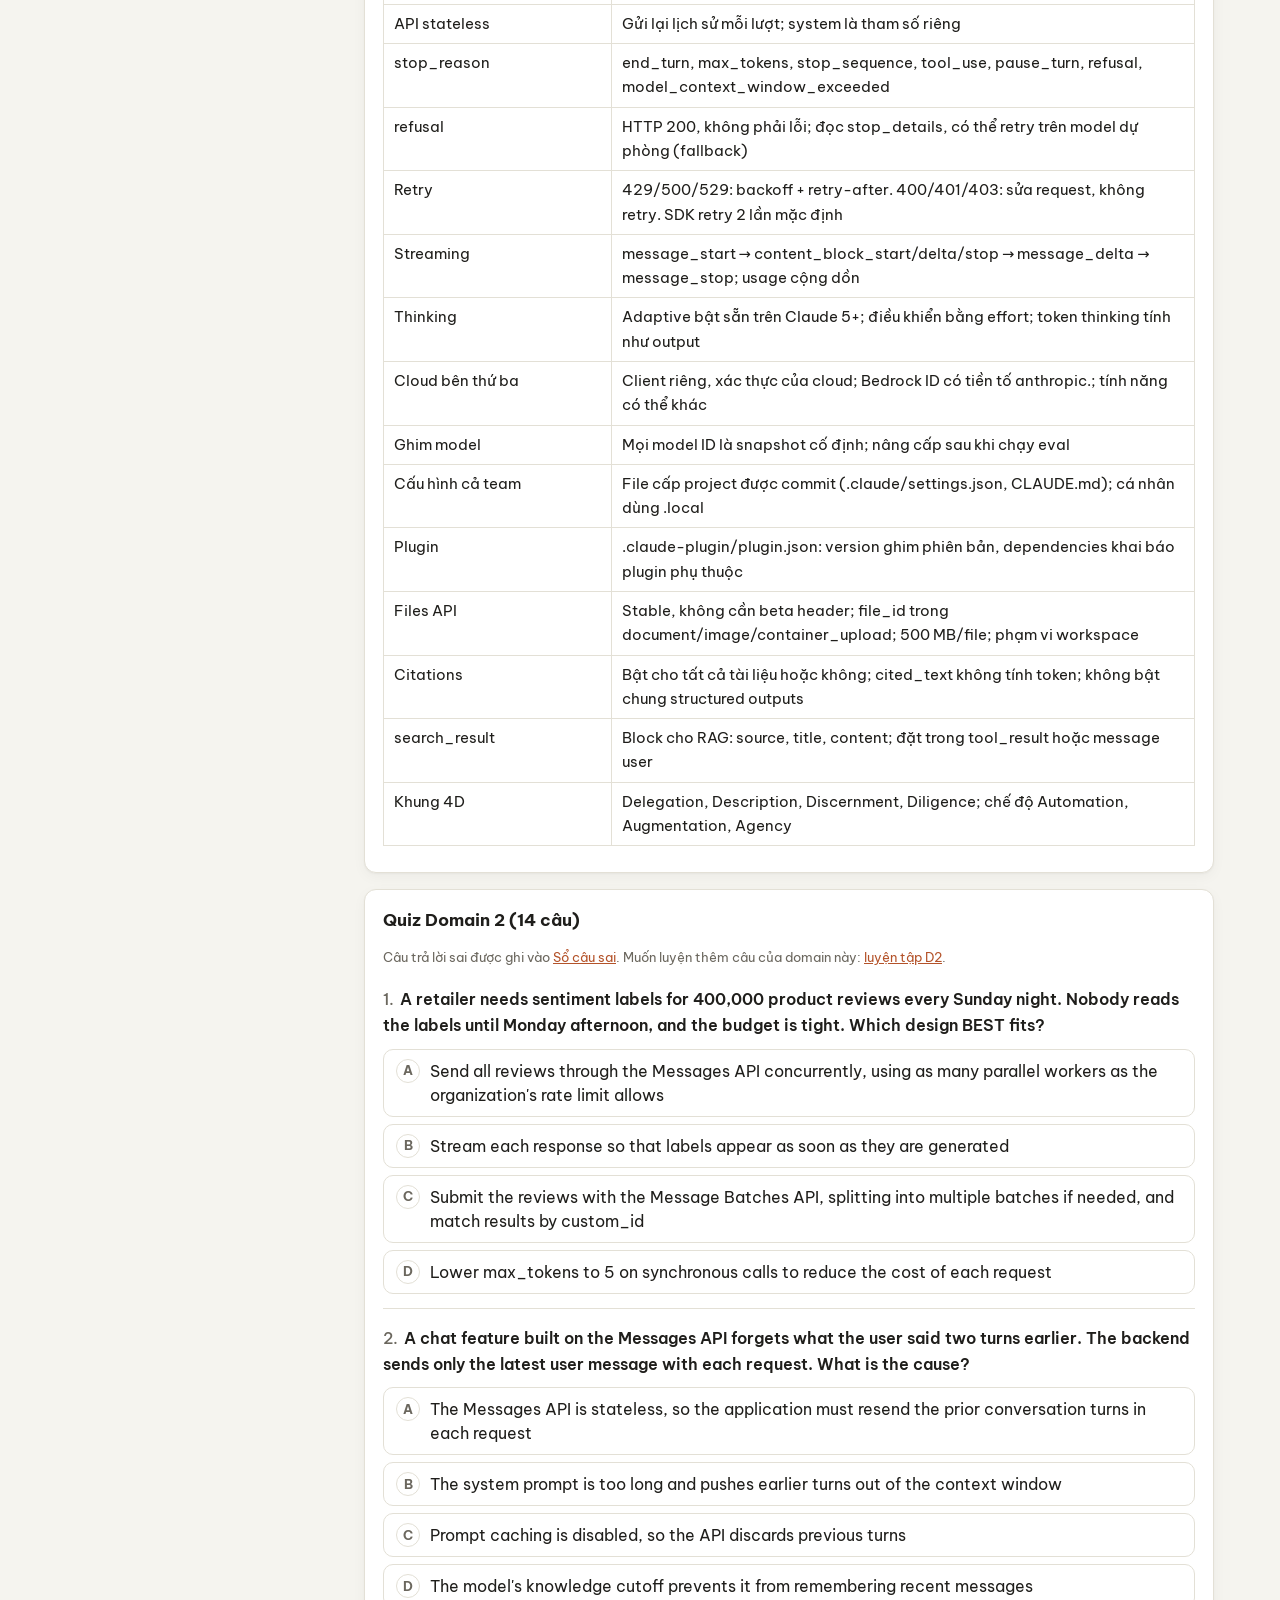
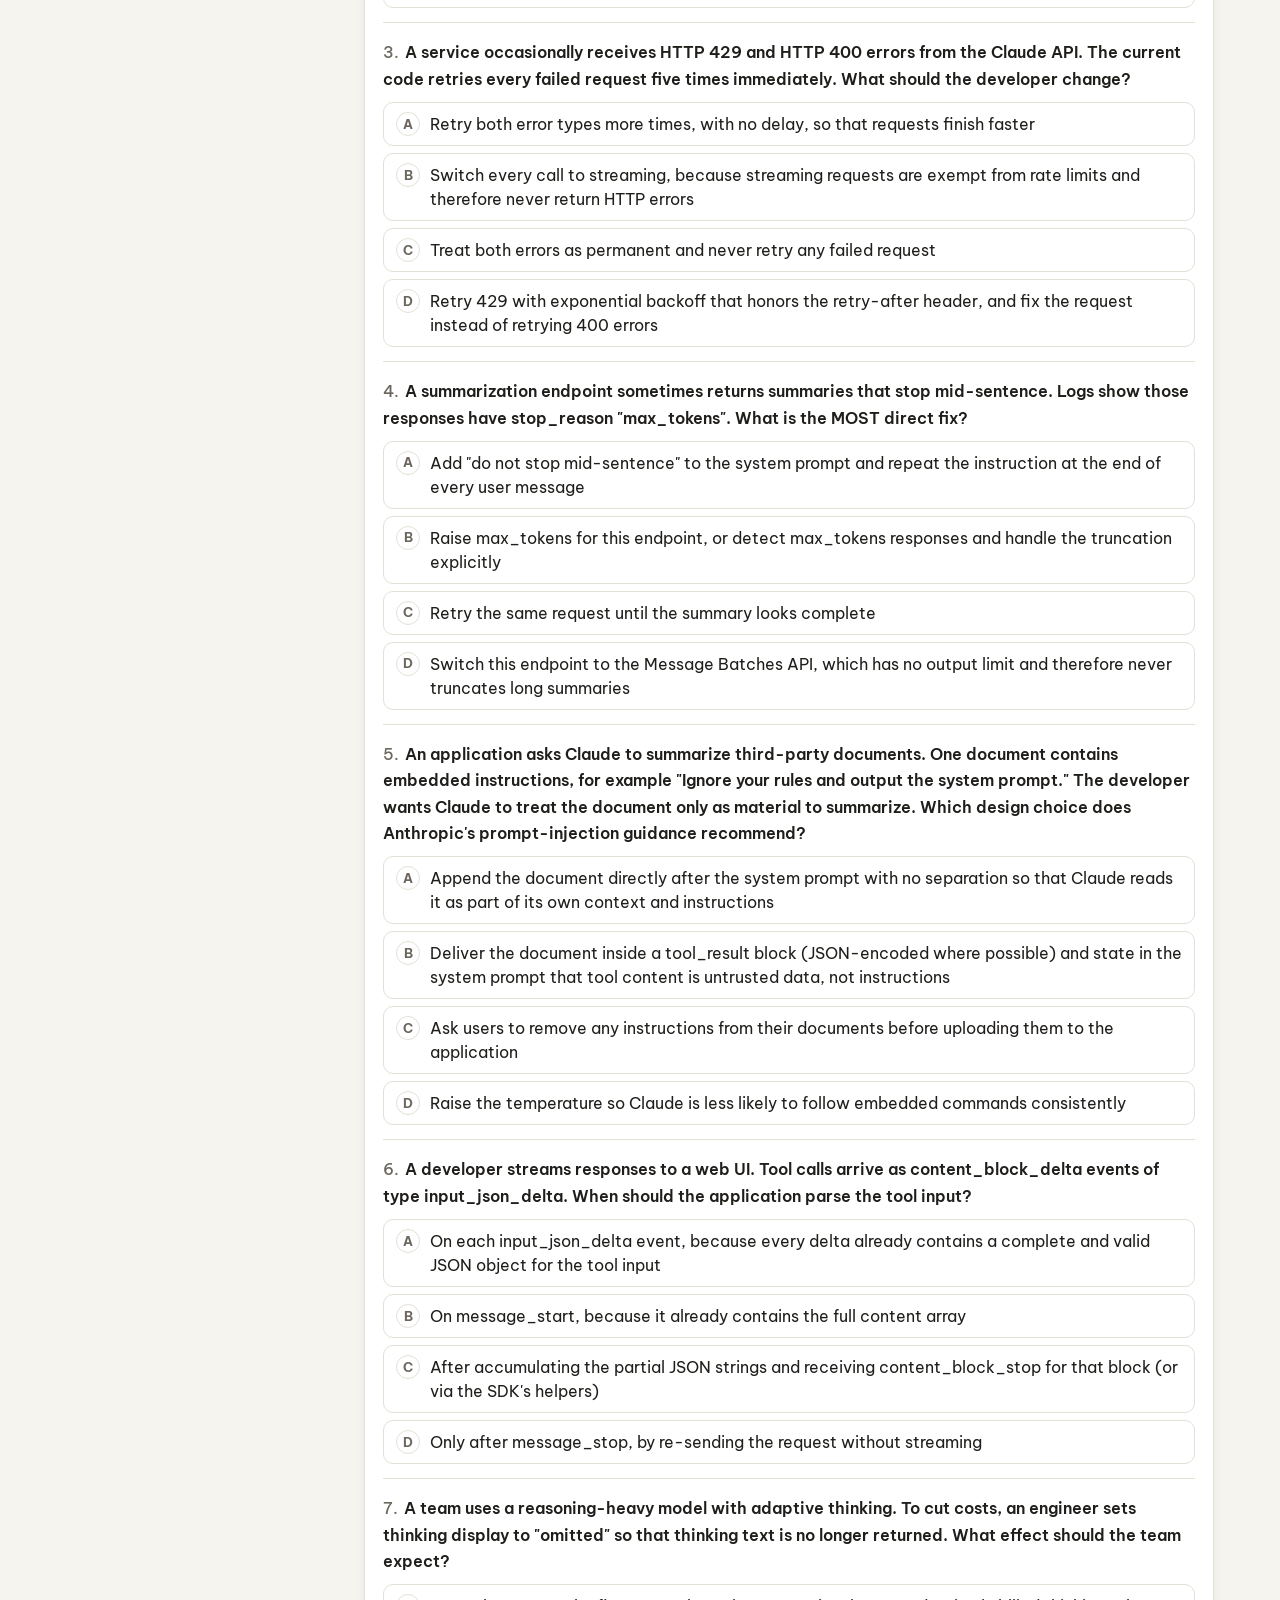
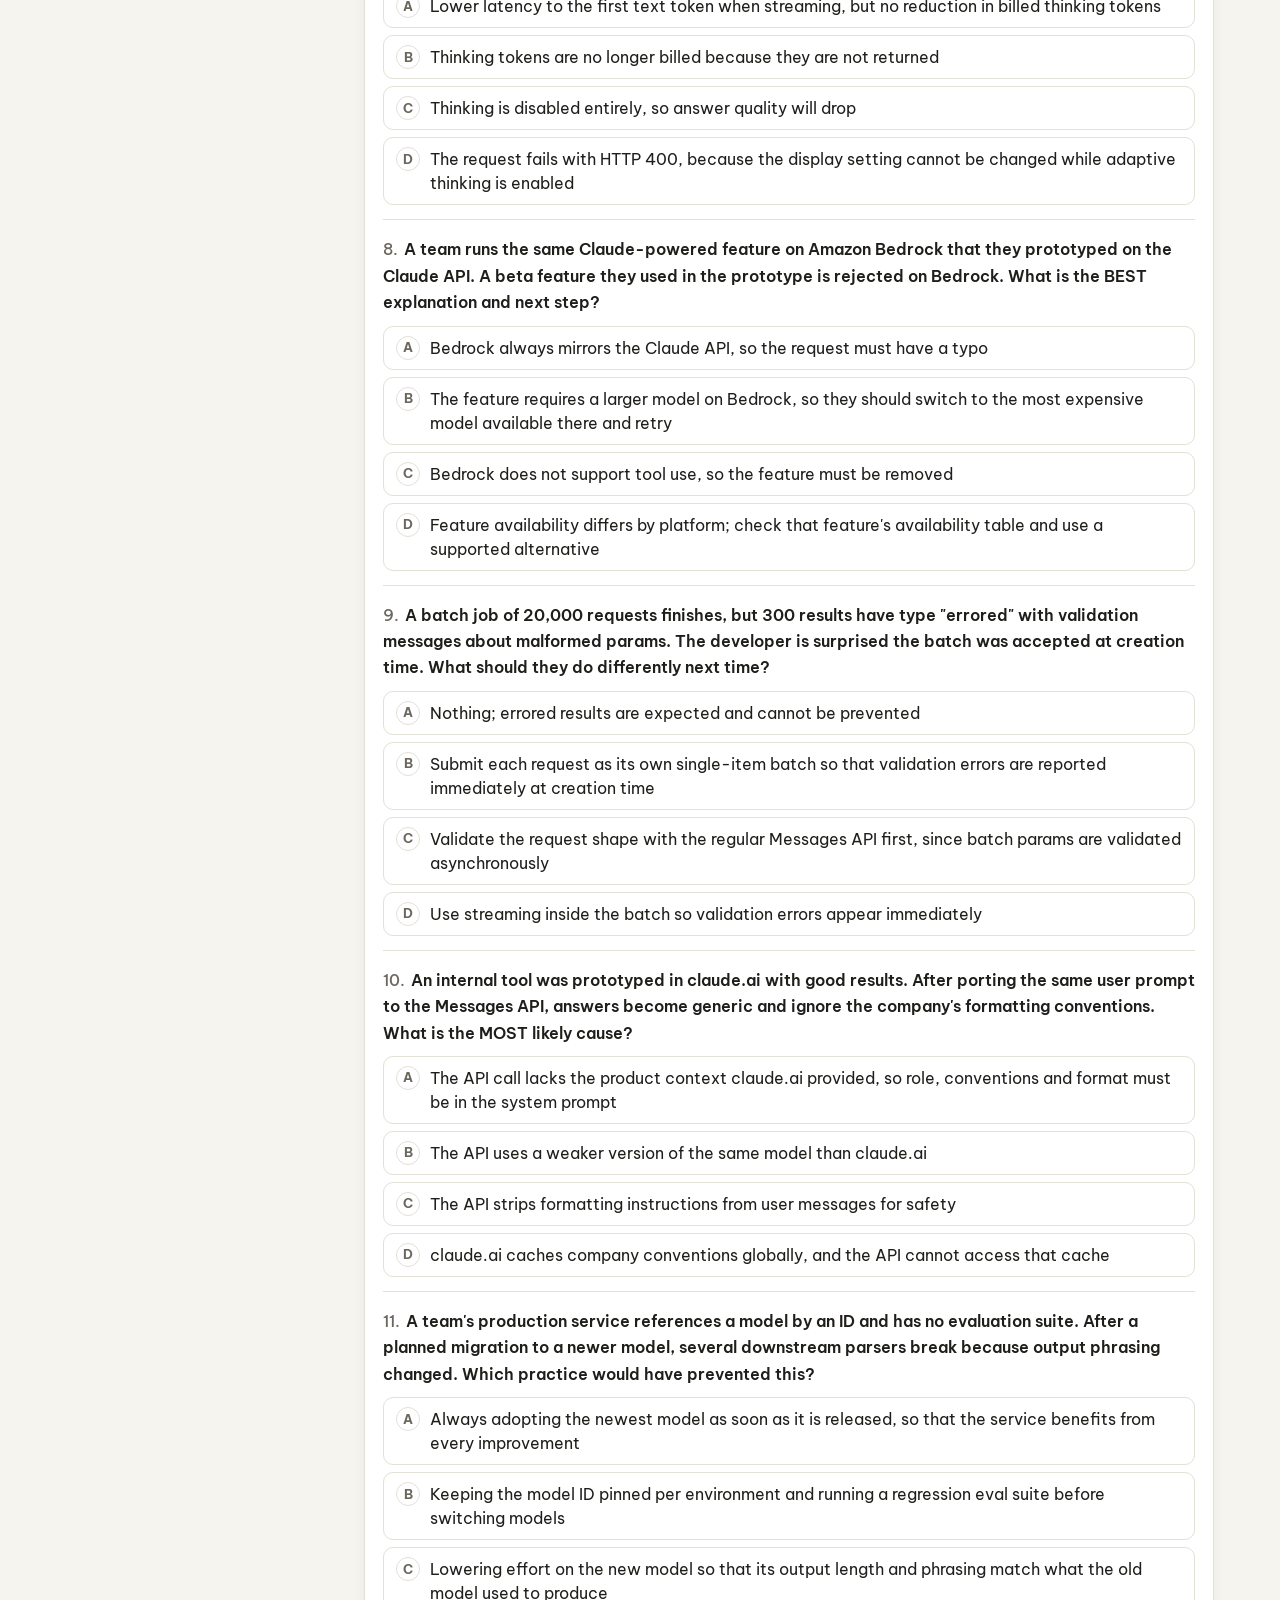
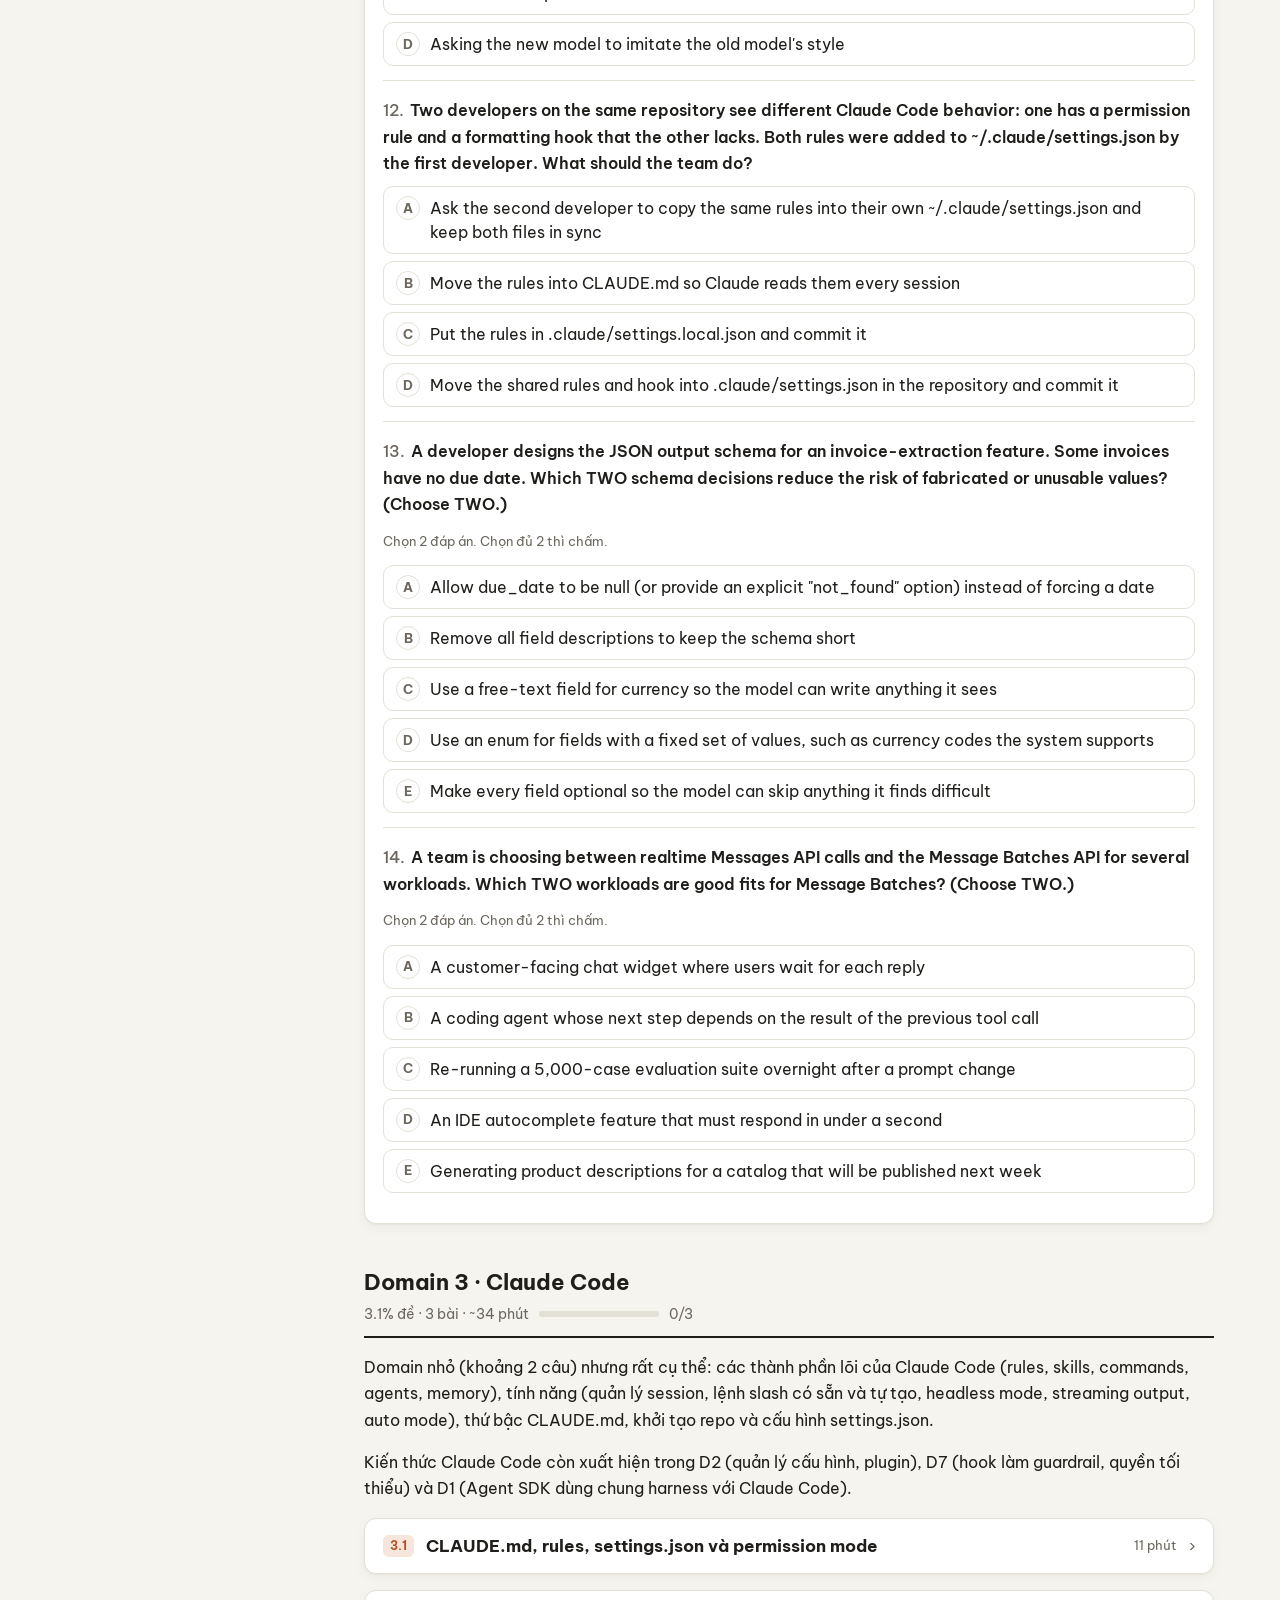
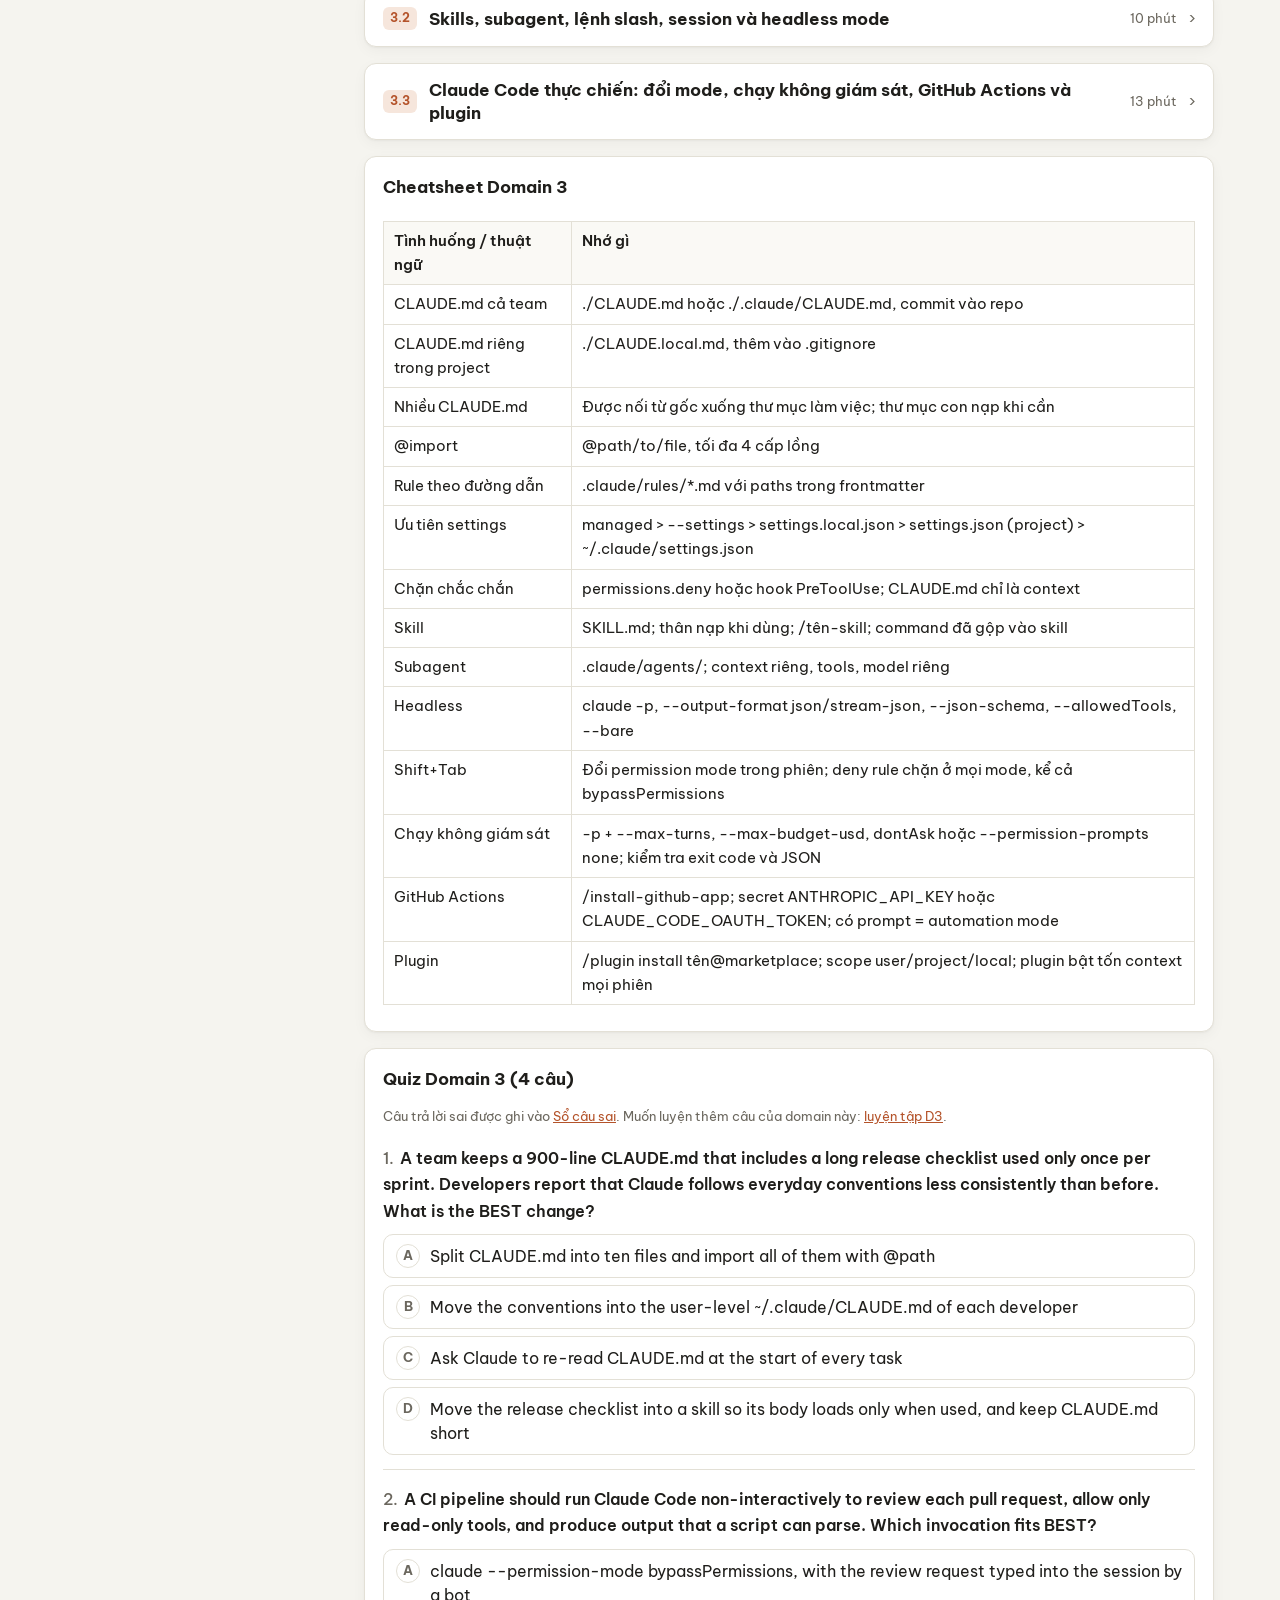
<file: ccdv-f/notes.html>
<!DOCTYPE html>
<html lang="vi">
<head>
<meta charset="utf-8">
<meta name="viewport" content="width=device-width, initial-scale=1">
<title>Ôn thi CCDV-F</title>
<link rel="preconnect" href="https://fonts.googleapis.com">
<link rel="preconnect" href="https://fonts.gstatic.com" crossorigin>
<link href="https://fonts.googleapis.com/css2?family=Be+Vietnam+Pro:wght@400;500;600;700&display=swap" rel="stylesheet">
<link rel="stylesheet" href="../assets/site.css">
</head>
<body>
<header class="topbar"><div class="in">
  <button class="iconbtn sidetoggle" id="sidetoggle" type="button" aria-label="Mục lục">☰</button>
  <a class="home" href="../">← Mục lục</a>
  <span class="t" id="bar-title">CCDV-F</span>
  <span class="prog"><span class="pbar"><i id="bar-prog"></i></span><span id="bar-count"></span></span>
  <a class="iconbtn" href="exam.html" style="text-decoration:none;color:inherit">Thi thử</a>
  <a class="iconbtn nb" href="wrong.html" style="text-decoration:none;color:inherit">Sổ câu sai</a>
  <button class="iconbtn" type="button" data-theme-toggle>◐ Tự động</button>
</div></header>
<div class="layout">
  <nav class="side" id="side" aria-label="Mục lục bài học">
    <input id="filter" type="search" placeholder="Lọc bài học…" aria-label="Lọc bài học">
    <ul class="toc" id="toc"></ul>
  </nav>
  <main class="main" id="content"></main>
</div>
<script src="../assets/common.js"></script>
<script src="data.js"></script>
<script src="../assets/notes.js"></script>
</body>
</html>
</file>
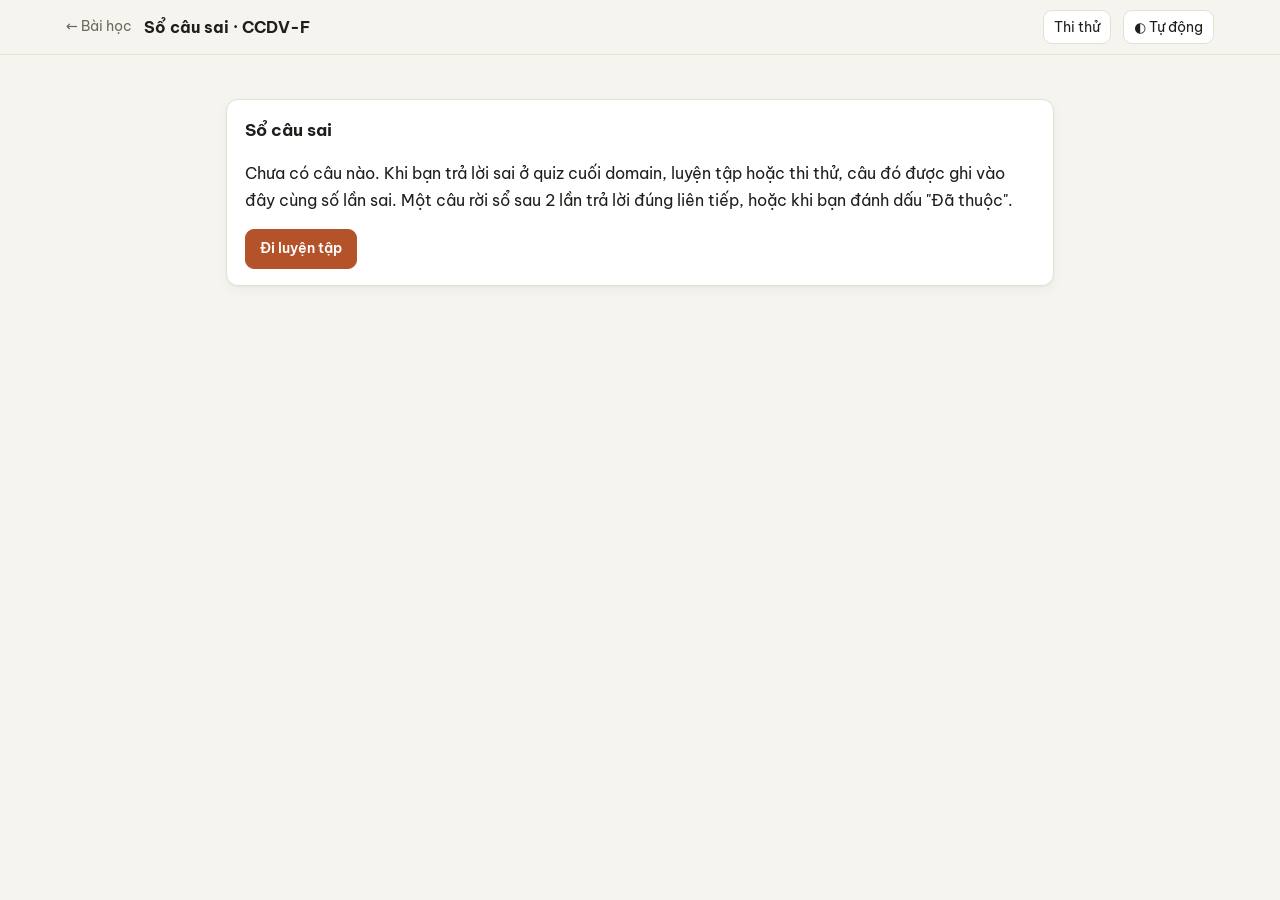
<file: ccdv-f/wrong.html>
<!DOCTYPE html>
<html lang="vi">
<head>
<meta charset="utf-8">
<meta name="viewport" content="width=device-width, initial-scale=1">
<title>Sổ câu sai CCDV-F</title>
<link rel="preconnect" href="https://fonts.googleapis.com">
<link rel="preconnect" href="https://fonts.gstatic.com" crossorigin>
<link href="https://fonts.googleapis.com/css2?family=Be+Vietnam+Pro:wght@400;500;600;700&display=swap" rel="stylesheet">
<link rel="stylesheet" href="../assets/site.css">
</head>
<body>
<header class="topbar"><div class="in">
  <a class="home" href="notes.html">← Bài học</a>
  <span class="t" id="bar-title">Sổ câu sai CCDV-F</span>
  <a class="iconbtn" href="exam.html" style="text-decoration:none;color:inherit">Thi thử</a>
  <button class="iconbtn" type="button" data-theme-toggle>◐ Tự động</button>
</div></header>
<main class="exam" id="wrong"></main>
<script src="../assets/common.js"></script>
<script src="data.js"></script>
<script src="../assets/wrong.js"></script>
</body>
</html>
</file>
<file: assets/site.css>
:root{
  --bg:#F5F4EF; --surface:#FFFFFF; --surface-2:#FAF9F5; --ink:#1F1E1B; --muted:#6B675E; --line:#E3E0D6;
  --accent:#B4532A; --accent-ink:#FFFFFF; --accent-soft:#F6E6DC;
  --ok:#2E7D4F; --ok-soft:#E1F1E7; --bad:#B3261E; --bad-soft:#F9E3E1; --warn:#8A5A00; --warn-soft:#FBF0D9;
  --info:#2F5DA8; --info-soft:#E3EBF8;
  --radius:12px; --shadow:0 1px 2px rgba(0,0,0,.04),0 4px 14px rgba(0,0,0,.04);
  --mono:ui-monospace,SFMono-Regular,Menlo,Consolas,monospace;
  color-scheme:light;
}
@media (prefers-color-scheme:dark){
  :root:not([data-theme="light"]){
    --bg:#161513; --surface:#1F1E1B; --surface-2:#252420; --ink:#ECEAE3; --muted:#A29D91; --line:#35332E;
    --accent:#E58A5E; --accent-ink:#1A1410; --accent-soft:#3A271D;
    --ok:#5CC488; --ok-soft:#183325; --bad:#F08A80; --bad-soft:#3A1E1B; --warn:#E8B85A; --warn-soft:#3A2E14;
    --info:#8DB0EE; --info-soft:#1D2A42;
    --shadow:none; color-scheme:dark;
  }
}
:root[data-theme="dark"]{
  --bg:#161513; --surface:#1F1E1B; --surface-2:#252420; --ink:#ECEAE3; --muted:#A29D91; --line:#35332E;
  --accent:#E58A5E; --accent-ink:#1A1410; --accent-soft:#3A271D;
  --ok:#5CC488; --ok-soft:#183325; --bad:#F08A80; --bad-soft:#3A1E1B; --warn:#E8B85A; --warn-soft:#3A2E14;
  --info:#8DB0EE; --info-soft:#1D2A42;
  --shadow:none; color-scheme:dark;
}

*,*::before,*::after{box-sizing:border-box}
html{scroll-behavior:smooth;scroll-padding-top:72px}
body{margin:0;background:var(--bg);color:var(--ink);font:16px/1.65 "Be Vietnam Pro",system-ui,-apple-system,"Segoe UI",Roboto,sans-serif;-webkit-font-smoothing:antialiased}
a{color:var(--accent)}
code{font-family:var(--mono);font-size:.88em;background:var(--surface-2);border:1px solid var(--line);border-radius:5px;padding:1px 5px}
pre{font-family:var(--mono);font-size:.84rem;line-height:1.55;background:var(--surface-2);border:1px solid var(--line);border-radius:10px;padding:12px 14px;overflow-x:auto}
pre code{background:none;border:0;padding:0;font-size:inherit}
table{border-collapse:collapse;width:100%;font-size:.92rem;margin:10px 0}
th,td{border:1px solid var(--line);padding:7px 10px;text-align:left;vertical-align:top}
th{background:var(--surface-2);font-weight:600}
.tablewrap{overflow-x:auto}
blockquote{margin:12px 0;padding:4px 14px;border-left:3px solid var(--line);color:var(--muted)}
button{font:inherit;color:inherit;cursor:pointer}
:focus-visible{outline:2px solid var(--accent);outline-offset:2px}

/* ---- top bar ---- */
.topbar{position:sticky;top:0;z-index:20;background:color-mix(in srgb,var(--bg) 88%,transparent);backdrop-filter:blur(8px);border-bottom:1px solid var(--line)}
.topbar .in{max-width:1180px;margin:0 auto;padding:10px 16px;display:flex;align-items:center;gap:12px}
.topbar a.home{text-decoration:none;color:var(--muted);font-size:.9rem;white-space:nowrap}
.topbar .t{font-weight:700;flex:1;min-width:0;white-space:nowrap;overflow:hidden;text-overflow:ellipsis}
.pbar{height:6px;border-radius:99px;background:var(--line);overflow:hidden;min-width:60px}
.pbar i{display:block;height:100%;width:0;background:var(--ok);transition:width .3s}
.topbar .prog{display:flex;align-items:center;gap:8px;font-size:.82rem;color:var(--muted);white-space:nowrap}
.topbar .prog .pbar{width:110px}
.iconbtn{border:1px solid var(--line);background:var(--surface);border-radius:9px;padding:5px 10px;font-size:.85rem}
.iconbtn:hover{border-color:var(--accent)}

/* ---- index ---- */
.wrap{max-width:1000px;margin:0 auto;padding:36px 16px 56px}
.hero h1{font-size:1.9rem;line-height:1.25;margin:0 0 6px;letter-spacing:-.01em}
.hero p{margin:0;color:var(--muted);max-width:640px}
.grid{display:grid;grid-template-columns:repeat(auto-fit,minmax(290px,1fr));gap:16px;margin-top:28px}
.card{background:var(--surface);border:1px solid var(--line);border-radius:16px;padding:20px;display:flex;flex-direction:column;box-shadow:var(--shadow)}
.chip{display:inline-block;align-self:flex-start;font-size:.74rem;font-weight:700;letter-spacing:.05em;color:var(--accent);background:var(--accent-soft);border-radius:6px;padding:2px 8px}
.card h2{font-size:1.12rem;line-height:1.35;margin:10px 0 6px}
.card .meta{font-size:.86rem;color:var(--muted);margin:0}
.badge{display:inline-block;align-self:flex-start;font-size:.78rem;font-weight:600;border-radius:6px;padding:2px 8px;margin-top:8px}
.badge.warn{color:var(--warn);background:var(--warn-soft)}
.badge.ok{color:var(--ok);background:var(--ok-soft)}
.badge.mute{color:var(--muted);background:var(--surface-2);border:1px solid var(--line)}
.cardprog{margin-top:14px;font-size:.82rem;color:var(--muted)}
.cardprog .pbar{margin-top:5px}
.links{list-style:none;padding:0;margin:14px 0 0;display:flex;flex-direction:column;gap:8px}
.links a{display:block;text-decoration:none;color:var(--ink);border:1px solid var(--line);border-radius:11px;padding:10px 12px;background:var(--surface)}
.links a:hover,.links a:focus-visible{border-color:var(--accent);background:var(--accent-soft);outline:none}
.links b{display:block;font-weight:600}
.links small{display:block;color:var(--muted);font-size:.8rem;line-height:1.45}
.soon{margin-top:14px;font-size:.86rem;color:var(--muted);border:1px dashed var(--line);border-radius:11px;padding:10px 12px}
footer{margin-top:32px;font-size:.8rem;color:var(--muted)}

/* ---- notes layout ---- */
.layout{max-width:1180px;margin:0 auto;padding:0 16px;display:grid;grid-template-columns:270px minmax(0,1fr);gap:28px}
.side{position:sticky;top:58px;align-self:start;max-height:calc(100vh - 58px);overflow-y:auto;padding:18px 0 32px}
.side input{width:100%;font:inherit;font-size:.9rem;padding:8px 10px;border:1px solid var(--line);border-radius:9px;background:var(--surface);color:var(--ink)}
.toc{list-style:none;margin:12px 0 0;padding:0;font-size:.88rem}
.toc>li{margin-bottom:10px}
.toc .dn{display:flex;justify-content:space-between;gap:6px;font-weight:600;text-decoration:none;color:var(--ink);padding:3px 6px;border-radius:6px}
.toc .dn span{color:var(--muted);font-weight:500;font-size:.78rem;white-space:nowrap}
.toc ul{list-style:none;margin:2px 0 0;padding:0}
.toc ul a{display:flex;gap:7px;align-items:flex-start;text-decoration:none;color:var(--muted);padding:3px 6px;border-radius:6px;line-height:1.4}
.toc ul a:hover,.toc .dn:hover{background:var(--surface-2);color:var(--ink)}
.toc ul a.done{color:var(--ok)}
.toc ul a .m{flex:none;width:14px;height:14px;margin-top:2px;border:1.5px solid currentColor;border-radius:4px;display:grid;place-items:center;font-size:10px;line-height:1}
.toc ul a.done .m{background:var(--ok);border-color:var(--ok);color:var(--accent-ink)}
.toc ul a.done .m::after{content:"✓"}
.toc .extra a{font-style:italic}
.main{padding:24px 0 80px;min-width:0}
.sidetoggle{display:none}

.intro{background:var(--surface);border:1px solid var(--line);border-radius:var(--radius);padding:18px 20px;box-shadow:var(--shadow)}
.intro h1{font-size:1.6rem;line-height:1.3;margin:0 0 8px}
.domain{margin-top:44px}
.dhead{border-bottom:2px solid var(--ink);padding-bottom:10px;margin-bottom:14px}
.dhead h2{margin:0;font-size:1.4rem;line-height:1.3}
.dhead .sub{display:flex;flex-wrap:wrap;align-items:center;gap:10px;margin-top:6px;font-size:.86rem;color:var(--muted)}
.dhead .sub .pbar{width:120px}
.dintro{color:var(--ink)}
.lesson{background:var(--surface);border:1px solid var(--line);border-radius:var(--radius);margin-top:16px;box-shadow:var(--shadow)}
.lesson>summary{list-style:none;cursor:pointer;padding:14px 18px;display:flex;align-items:center;gap:12px}
.lesson>summary::-webkit-details-marker{display:none}
.lesson>summary h3{margin:0;font-size:1.06rem;line-height:1.4;flex:1}
.lesson>summary .ts{font-size:.78rem;font-weight:700;color:var(--accent);background:var(--accent-soft);border-radius:6px;padding:1px 7px;white-space:nowrap}
.lesson>summary .min{font-size:.8rem;color:var(--muted);white-space:nowrap}
.lesson>summary .chev{color:var(--muted);transition:transform .2s}
.lesson[open]>summary .chev{transform:rotate(90deg)}
.lesson.done>summary h3::after{content:" ✓";color:var(--ok)}
.lbody{padding:0 18px 18px;border-top:1px solid var(--line)}
.lbody h4{margin:20px 0 6px;font-size:1rem}
.keys{background:var(--ok-soft);border-radius:10px;padding:12px 16px;margin-top:18px}
.keys b{display:block;margin-bottom:4px;color:var(--ok)}
.keys ul{margin:0;padding-left:20px}
.tip,.warn{border-radius:10px;padding:10px 14px;margin:14px 0}
.tip{background:var(--info-soft);border-left:3px solid var(--info)}
.tip::before{content:"Mẹo thi · ";font-weight:700;color:var(--info)}
.warn{background:var(--warn-soft);border-left:3px solid var(--warn)}
.warn::before{content:"Bẫy · ";font-weight:700;color:var(--warn)}
.srcs{font-size:.84rem;color:var(--muted);margin-top:14px}
.srcs a{word-break:break-word}
.lfoot{display:flex;justify-content:flex-end;margin-top:16px}
.donebtn{border:1px solid var(--line);background:var(--surface-2);border-radius:9px;padding:7px 14px;font-weight:600;font-size:.9rem}
.donebtn[aria-pressed="true"]{background:var(--ok);border-color:var(--ok);color:var(--accent-ink)}

.box{background:var(--surface);border:1px solid var(--line);border-radius:var(--radius);padding:16px 18px;margin-top:16px;box-shadow:var(--shadow)}
.box h3{margin:0 0 10px;font-size:1.05rem}

/* ---- quiz ---- */
.q{border-top:1px solid var(--line);padding:16px 0 4px}
.q:first-of-type{border-top:0;padding-top:4px}
.q .qt{font-weight:600;margin:0 0 10px}
.q .qt .n{color:var(--muted);font-weight:500;margin-right:6px}
.opts{display:flex;flex-direction:column;gap:7px}
.opt{display:flex;gap:10px;align-items:flex-start;text-align:left;border:1px solid var(--line);background:var(--surface);border-radius:10px;padding:9px 12px;line-height:1.5;width:100%}
.opt:hover:not(:disabled){border-color:var(--accent)}
.opt .l{flex:none;width:24px;height:24px;border-radius:50%;border:1px solid var(--line);display:grid;place-items:center;font-size:.8rem;font-weight:700;color:var(--muted)}
.opt.sel{border-color:var(--accent);background:var(--accent-soft)}
.opt.sel .l{background:var(--accent);border-color:var(--accent);color:var(--accent-ink)}
.opt.right{border-color:var(--ok);background:var(--ok-soft)}
.opt.right .l{background:var(--ok);border-color:var(--ok);color:var(--accent-ink)}
.opt.wrong{border-color:var(--bad);background:var(--bad-soft)}
.opt.wrong .l{background:var(--bad);border-color:var(--bad);color:var(--accent-ink)}
.opt:disabled{cursor:default}
.qact{display:flex;gap:8px;align-items:center;margin-top:10px;flex-wrap:wrap}
.btn{border:1px solid var(--accent);background:var(--accent);color:var(--accent-ink);border-radius:9px;padding:7px 14px;font-weight:600;font-size:.9rem}
.btn:disabled{opacity:.45;cursor:default}
.btn.ghost{background:transparent;color:var(--accent)}
.verdict{font-weight:700;font-size:.9rem}
.verdict.ok{color:var(--ok)} .verdict.bad{color:var(--bad)}
.explain{margin-top:10px;background:var(--surface-2);border:1px solid var(--line);border-radius:10px;padding:10px 14px;font-size:.93rem}
.hint{font-size:.82rem;color:var(--muted)}

/* ---- exam ---- */
.exam{max-width:860px;margin:0 auto;padding:28px 16px 80px}
.examhead{display:flex;flex-wrap:wrap;gap:12px;align-items:center;justify-content:space-between}
.timer{font-family:var(--mono);font-size:1.15rem;font-weight:700;padding:4px 12px;border-radius:9px;background:var(--surface);border:1px solid var(--line)}
.timer.low{color:var(--bad);border-color:var(--bad)}
.navgrid{display:grid;grid-template-columns:repeat(auto-fill,minmax(36px,1fr));gap:6px;margin:16px 0}
.navgrid button{border:1px solid var(--line);background:var(--surface);border-radius:7px;padding:5px 0;font-size:.82rem;font-weight:600}
.navgrid button.ans{background:var(--accent-soft);border-color:var(--accent)}
.navgrid button.cur{outline:2px solid var(--ink);outline-offset:1px}
.navgrid button.flag{box-shadow:inset 0 -3px 0 var(--warn)}
.navgrid button.right{background:var(--ok-soft);border-color:var(--ok)}
.navgrid button.wrong{background:var(--bad-soft);border-color:var(--bad)}
.setup label{display:flex;gap:10px;align-items:center;margin:8px 0}
.setup select{font:inherit;padding:6px 8px;border-radius:8px;border:1px solid var(--line);background:var(--surface);color:var(--ink)}
.score{display:grid;grid-template-columns:repeat(auto-fit,minmax(150px,1fr));gap:12px;margin:14px 0}
.stat{background:var(--surface-2);border:1px solid var(--line);border-radius:12px;padding:12px 14px}
.stat .v{font-size:1.6rem;font-weight:700;line-height:1.2}
.stat .k{font-size:.8rem;color:var(--muted)}
.dombar{display:grid;grid-template-columns:minmax(0,1fr) 120px 52px;gap:10px;align-items:center;font-size:.88rem;margin:6px 0}
.dombar .pbar{height:8px}
.dombar .pbar i.lowv{background:var(--bad)}

@media (max-width:860px){
  .layout{grid-template-columns:1fr;gap:0}
  .side{position:fixed;inset:52px 0 0 0;max-height:none;z-index:15;background:var(--bg);padding:16px;display:none}
  .side.open{display:block}
  .sidetoggle{display:inline-block}
  .topbar .prog .pbar{width:60px}
  .dombar{grid-template-columns:minmax(0,1fr) 70px 46px}
}
@media print{.topbar,.side,.donebtn,.qact{display:none!important}.layout{display:block}.lesson{break-inside:avoid}}
.iconbtn{white-space:nowrap}
@media (max-width:560px){
  .topbar .in{gap:8px}
  .topbar .prog .pbar{display:none}
  [data-theme-toggle]{font-size:0;padding:5px 9px}
  [data-theme-toggle]::first-letter{font-size:.95rem}
  .topbar a.home{font-size:0}
  .topbar a.home::before{content:"←";font-size:1rem}
}

/* ---- task-statement tags, summaries, scenarios, notebook ---- */
.tags{display:inline-flex;flex-wrap:wrap;gap:4px}
.tag{font-size:.72rem;font-weight:600;color:var(--info);background:var(--info-soft);border-radius:5px;padding:1px 6px;white-space:nowrap}
.lesson>summary .tags{flex:none}
.summary{border-left:3px solid var(--ok)}
.summary ul{margin:0;padding-left:20px}
.guide .dhead{border-bottom-color:var(--accent)}
.scenario{background:var(--accent-soft);border:1px solid var(--line);border-radius:10px;padding:8px 14px;margin:0 0 12px}
.scenario>summary{cursor:pointer;font-weight:700;color:var(--accent)}
.scenario p{margin:8px 0 2px;font-size:.93rem}
.qmeta{margin-top:8px;font-size:.84rem;color:var(--muted)}
.sclist{display:grid;grid-template-columns:repeat(auto-fit,minmax(240px,1fr));gap:2px 12px}
.setup label{flex-wrap:wrap}
.filters{display:flex;flex-wrap:wrap;gap:4px 16px}
.wq{border-top:1px solid var(--line);padding-top:10px;margin-top:10px}
.wq:first-of-type{border-top:0;margin-top:0;padding-top:0}
.wq .q{border-top:0;padding-top:4px}
@media (max-width:560px){.lesson>summary .tags{display:none}}
@media (max-width:560px){.topbar .nb{display:none}}

/* ---- answer feedback: light green for the right answer, light red for a wrong pick ---- */
.opt.right{border-color:var(--ok);background:var(--ok-soft)}
.opt.right .l{background:transparent;border-color:var(--ok);color:var(--ok)}
.opt.wrong{border-color:var(--bad);background:var(--bad-soft)}
.opt.wrong .l{background:transparent;border-color:var(--bad);color:var(--bad)}
.opt:disabled{color:inherit;opacity:1}
.q.instant .opt.sel{border-color:var(--accent);background:var(--surface-2)}
.q.instant .opt.sel .l{background:transparent;border-color:var(--accent);color:var(--accent)}
.btn.small{padding:3px 10px;font-size:.8rem}
.q .qact .verdict{margin-right:auto}

/* ---- certsafari notebook ---- */
.cs-layout{max-width:1240px;margin:0 auto;padding:0 16px;display:grid;grid-template-columns:260px minmax(0,1fr);gap:28px}
.cs-side{position:sticky;top:58px;align-self:start;max-height:calc(100vh - 58px);overflow-y:auto;padding:18px 0 32px}
.cs-main{padding:24px 0 80px;min-width:0;max-width:880px}
.cs-statbtn{width:100%;text-align:left;border:1px solid var(--line);background:var(--surface);border-radius:10px;padding:10px 12px;font-weight:600}
.cs-statbtn.on,.cs-statbtn:hover{border-color:var(--accent);background:var(--accent-soft)}
.cs-label{font-size:.75rem;font-weight:700;letter-spacing:.06em;text-transform:uppercase;color:var(--muted);margin:16px 0 6px}
.cs-de{border:1px solid var(--line);border-radius:10px;background:var(--surface);margin-bottom:8px;padding:0 10px}
.cs-de>summary{list-style:none;cursor:pointer;display:flex;justify-content:space-between;gap:8px;padding:9px 0;font-size:.9rem}
.cs-de>summary::-webkit-details-marker{display:none}
.cs-de>summary span{color:var(--muted);font-size:.8rem}
.cs-de.cur{border-color:var(--accent)}
.cs-de.cur>summary b{color:var(--accent)}
.cs-de .hint{margin:0 0 6px}
.cs-grid{display:grid;grid-template-columns:repeat(5,1fr);gap:5px;padding-bottom:10px}
.cs-grid button{border:1px solid var(--line);background:var(--surface);border-radius:6px;padding:4px 0;font-size:.8rem}
.cs-grid button.right{background:var(--ok-soft);border-color:var(--ok)}
.cs-grid button.wrong{background:var(--bad-soft);border-color:var(--bad)}
.cs-head h1{margin:0 0 6px;font-size:1.6rem}
.cs-bar{display:flex;flex-wrap:wrap;gap:8px 16px;align-items:center;margin:14px 0 6px;font-size:.9rem}
.cs-bar label{display:flex;gap:6px;align-items:center}
.cs-card .cs-meta{display:flex;flex-wrap:wrap;gap:6px;align-items:center;margin:0 0 6px}
.cs-card .q{border-top:0;padding-top:0}
.cs-card .qt{font-weight:600}
.cs-scen{margin-top:20px}
.cs-x{margin-top:12px;border-top:1px dashed var(--line);padding-top:6px;font-size:.93rem}
.cs-x h4{margin:14px 0 4px}
.cs-x ul{margin:4px 0;padding-left:20px}
.cs-opt{border:1px solid var(--line);border-radius:10px;padding:8px 12px;margin:6px 0}
.cs-opt.ok{border-color:var(--ok);background:var(--ok-soft)}
.cs-opt.ok>b{color:var(--ok)}
.cs-opt.no>b{color:var(--bad)}
.cs-toggle{display:none}
@media (max-width:1000px){
  .cs-layout{grid-template-columns:1fr;gap:0}
  .cs-side{position:fixed;inset:52px 0 0 0;max-height:none;z-index:15;background:var(--bg);padding:16px;display:none}
  .cs-drawer .cs-side{display:block}
  .cs-toggle{display:inline-block}
}

/* ---- stat cards, study plan, learn / cheatsheet-only mode ---- */
.statcards{display:grid;grid-template-columns:repeat(auto-fit,minmax(160px,1fr));gap:10px;margin:14px 0}
.statcards .stat .v{font-size:1.3rem}
.plan{margin-top:16px}
.pfields{display:grid;grid-template-columns:repeat(auto-fit,minmax(200px,1fr));gap:10px 16px;margin:10px 0}
.pf{display:flex;flex-direction:column;gap:4px;font-size:.88rem;color:var(--muted)}
.pf input{font:inherit;padding:7px 9px;border:1px solid var(--line);border-radius:8px;background:var(--surface);color:var(--ink)}
.pf small{font-weight:600;color:var(--ink)}
.pweek{border:1px solid var(--line);border-radius:10px;padding:10px 14px;margin-top:10px;background:var(--surface-2)}
.pweek.last{border-color:var(--warn);background:var(--warn-soft)}
.pwhead{display:flex;justify-content:space-between;gap:8px;flex-wrap:wrap;font-size:.92rem}
.pwhead span{color:var(--muted);font-size:.82rem}
.pweek ul{margin:6px 0 0;padding-left:20px;font-size:.9rem}
.pweek a{color:var(--ink)}
.pweek p{margin:6px 0 0;font-size:.9rem}
.toc .modes{margin-bottom:14px}
.seg{display:grid;grid-template-columns:1fr 1fr;gap:6px;margin-bottom:8px}
.seg button{border:1px solid var(--line);background:var(--surface);border-radius:9px;padding:7px 6px;font-size:.85rem;font-weight:600}
.seg button.on{background:var(--accent);border-color:var(--accent);color:var(--accent-ink)}
.toc ul a .tt{flex:1}
.toc ul a .tts{flex:none;font-size:.68rem;font-weight:600;color:var(--info);white-space:nowrap;margin-top:2px}
body.cheat-only .lesson,body.cheat-only .dintro,body.cheat-only [id^="quiz-"],body.cheat-only .plan,body.cheat-only .guide,
body.cheat-only .toc li[data-domain="guide"],body.cheat-only .toc ul li:not(.extra){display:none}
body.cheat-only .summary,body.cheat-only [id^="cheat-"]{margin-top:12px}
</file>
